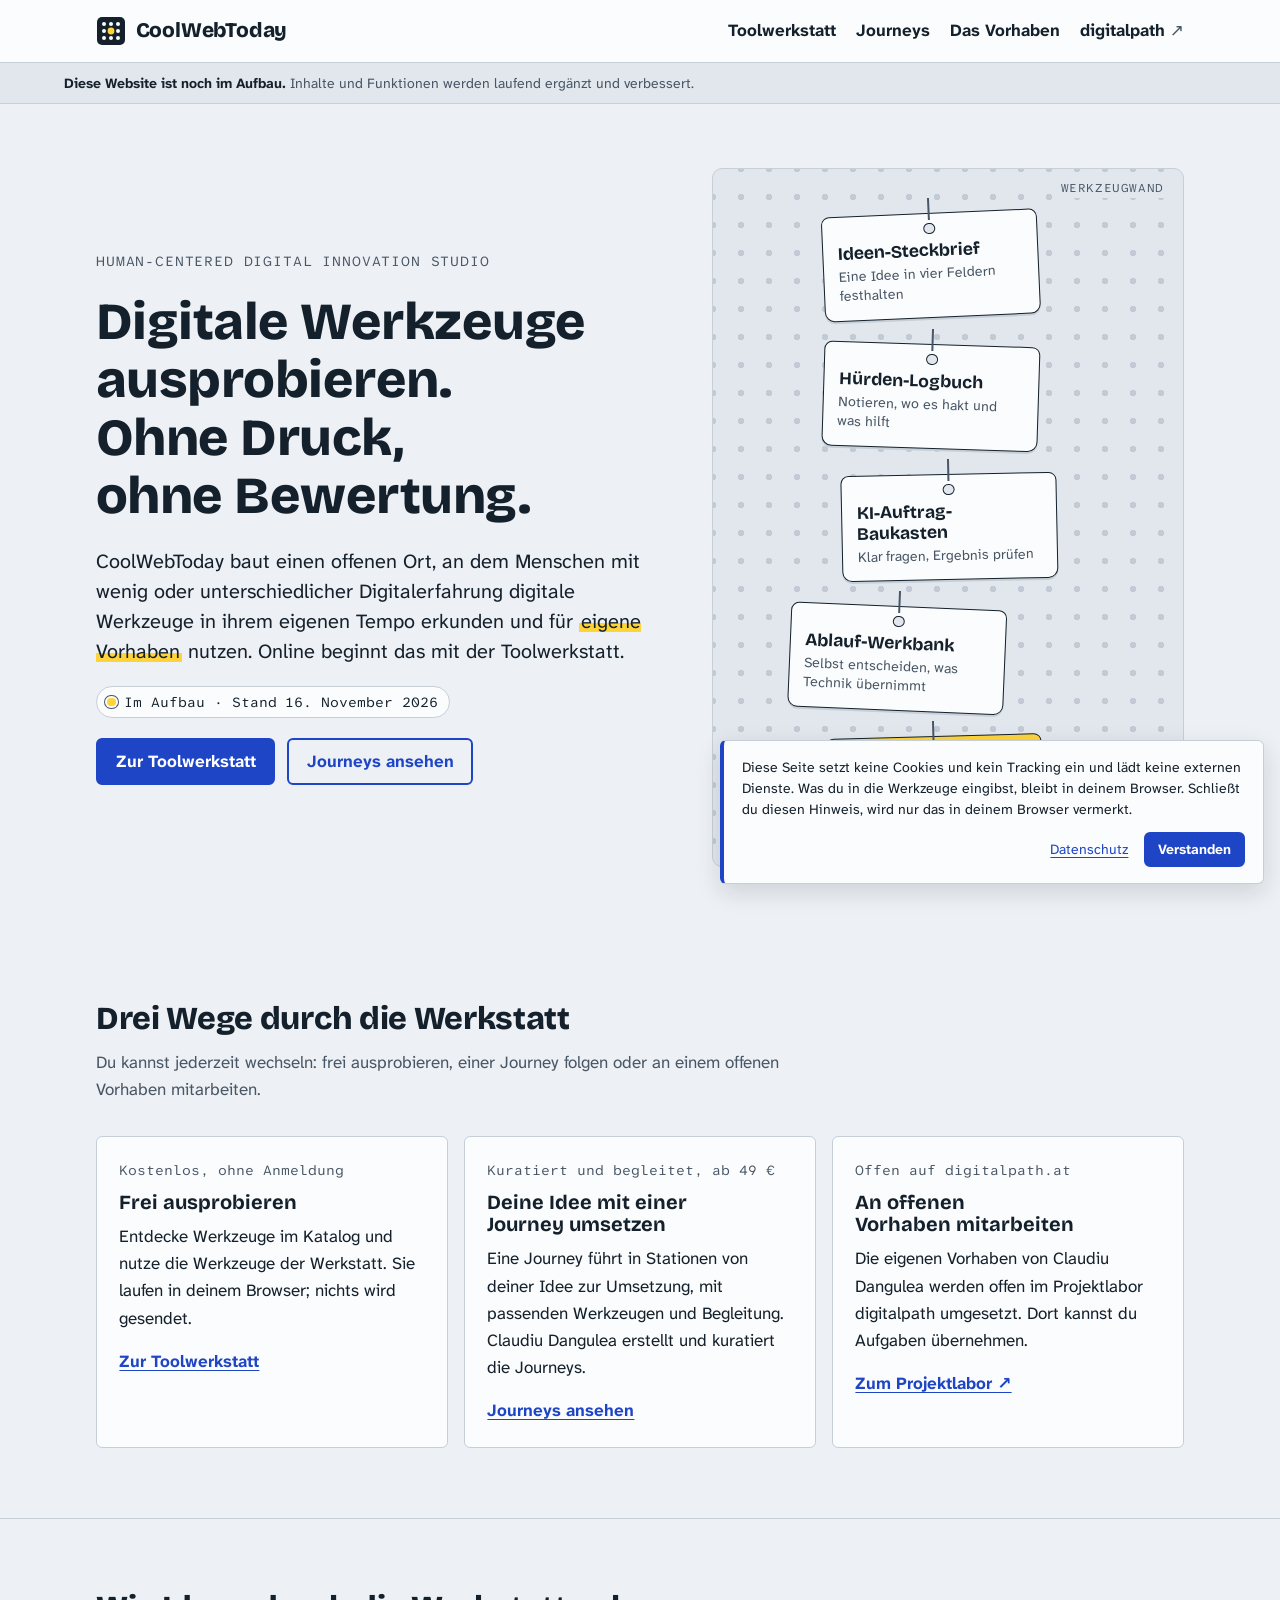
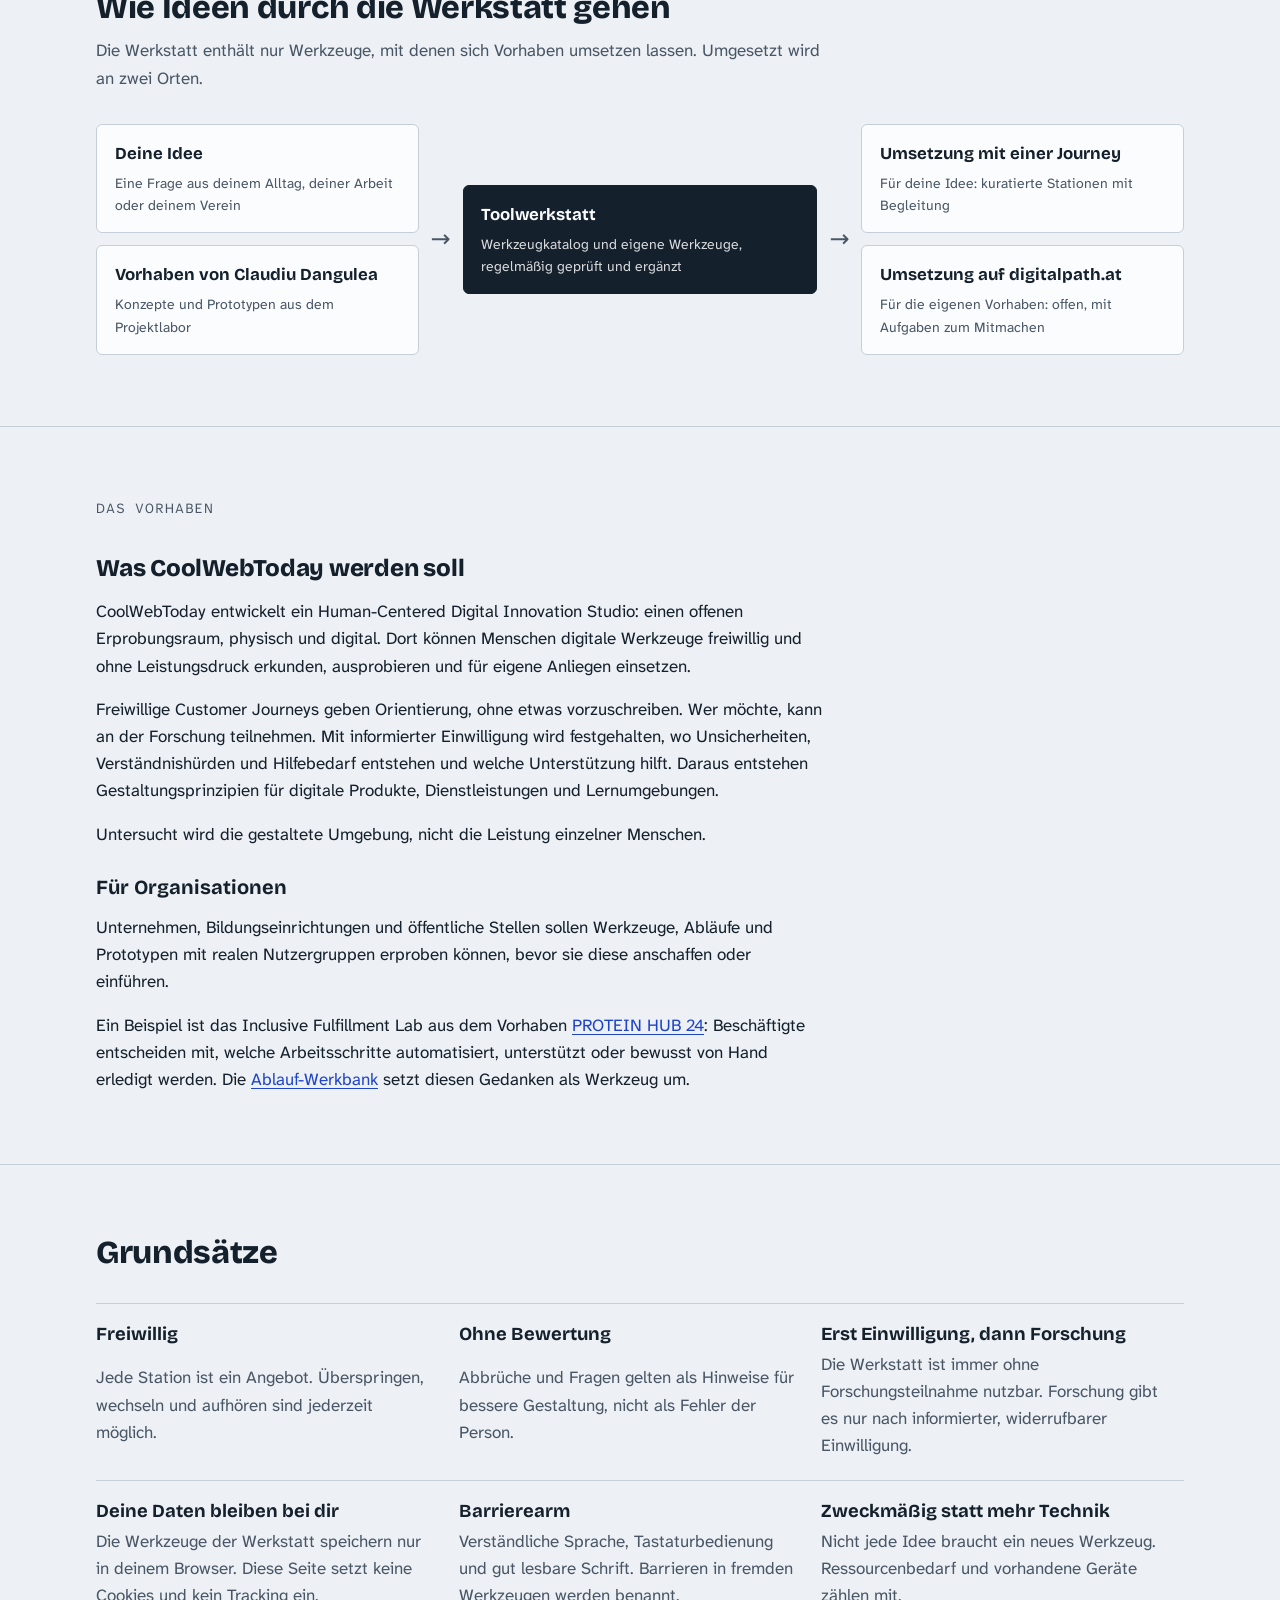
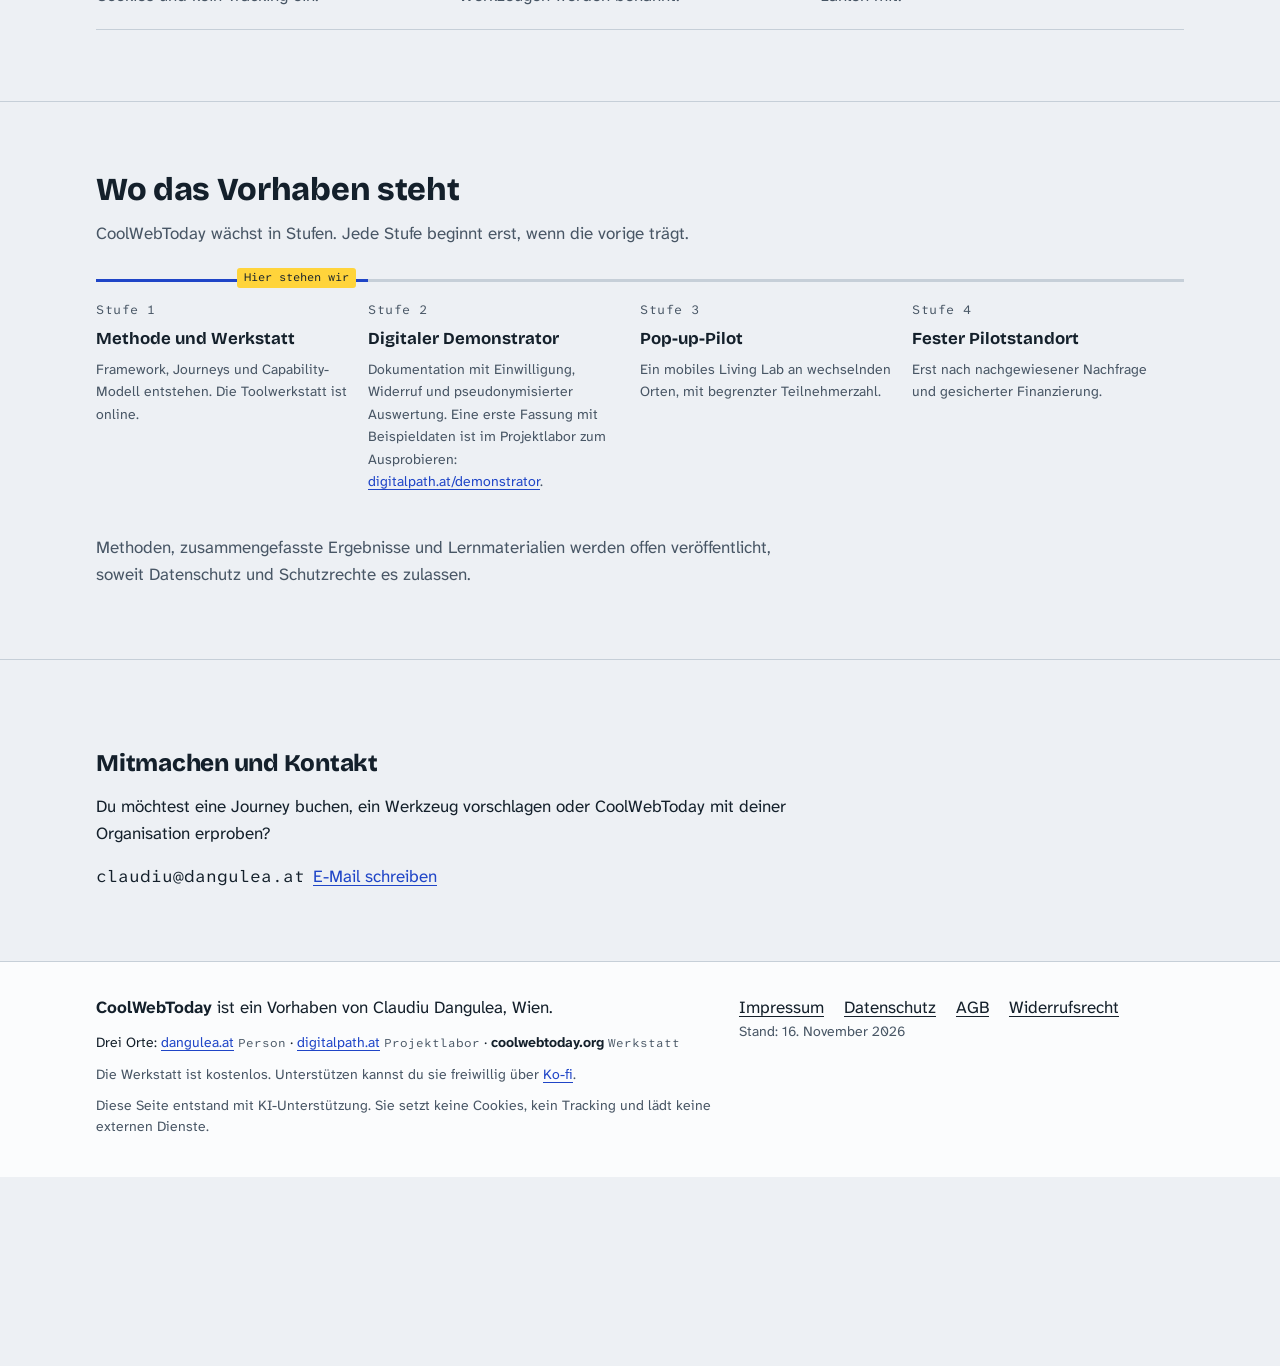
<file: index.html>
<!doctype html>
<html lang="de" data-root="">
<head>
<meta charset="utf-8">
<meta name="viewport" content="width=device-width, initial-scale=1, viewport-fit=cover">
<title>CoolWebToday – Digitale Werkzeuge ausprobieren, ohne Druck</title>
<link rel="canonical" href="https://www.coolwebtoday.org/">
<meta property="og:type" content="website">
<meta property="og:title" content="CoolWebToday – Digitale Werkzeuge ausprobieren, ohne Druck">
<meta property="og:description" content="Offenes Living Lab: digitale Werkzeuge ohne Druck und ohne Bewertung ausprobieren. Online beginnt es mit der Toolwerkstatt.">
<meta property="og:url" content="https://www.coolwebtoday.org/">
<meta property="og:site_name" content="CoolWebToday">
<meta property="og:locale" content="de_AT">
<meta property="og:image" content="https://www.coolwebtoday.org/assets/og-coolwebtoday-v2.png">
<meta property="og:image:width" content="1200">
<meta property="og:image:height" content="630">
<meta property="og:image:alt" content="CoolWebToday – Digitale Werkzeuge ausprobieren. Ohne Druck, ohne Bewertung.">
<meta name="twitter:card" content="summary_large_image">
<script type="application/ld+json">
{
  "@context": "https://schema.org",
  "@graph": [
    {
      "@type": "Organization",
      "@id": "https://www.coolwebtoday.org/#organization",
      "name": "CoolWebToday",
      "url": "https://www.coolwebtoday.org/",
      "description": "Offenes Living Lab: digitale Werkzeuge ohne Druck und ohne Bewertung ausprobieren. Online beginnt es mit der Toolwerkstatt.",
      "founder": {
        "@type": "Person",
        "name": "Claudiu Dangulea",
        "url": "https://www.dangulea.at"
      },
      "address": {
        "@type": "PostalAddress",
        "addressLocality": "Wien",
        "addressCountry": "AT"
      },
      "sameAs": [
        "https://github.com/intiequals1/coolwebtoday",
        "https://ko-fi.com/danguleaclaudiu"
      ]
    },
    {
      "@type": "WebSite",
      "@id": "https://www.coolwebtoday.org/#website",
      "url": "https://www.coolwebtoday.org/",
      "name": "CoolWebToday",
      "inLanguage": "de",
      "publisher": {
        "@id": "https://www.coolwebtoday.org/#organization"
      }
    }
  ]
}
</script>
<meta name="description" content="Offenes Living Lab: digitale Werkzeuge ohne Druck und ohne Bewertung ausprobieren. Online beginnt es mit der Toolwerkstatt.">
<link rel="stylesheet" href="assets/site.css">
<link rel="icon" href="assets/favicon.svg" type="image/svg+xml">
</head>
<body>
<a class="skip" href="#inhalt">Zum Inhalt</a>
<header class="site-head">
  <div class="wrap">
    <a class="brand" href="index.html">
      <svg class="brand-mark" viewBox="0 0 30 30" aria-hidden="true" focusable="false"><rect class="bm-board" x="1" y="1" width="28" height="28" rx="5"/><g class="bm-holes"><circle cx="8" cy="8" r="2"/><circle cx="15" cy="8" r="2"/><circle cx="22" cy="8" r="2"/><circle cx="8" cy="15" r="2"/><circle cx="22" cy="15" r="2"/><circle cx="8" cy="22" r="2"/><circle cx="15" cy="22" r="2"/><circle cx="22" cy="22" r="2"/></g><circle class="bm-peg" cx="15" cy="15" r="3.4"/></svg>
      CoolWebToday
    </a>
    <nav aria-label="Hauptnavigation">
      <ul class="nav">
        <li><a href="werkstatt.html">Toolwerkstatt</a></li>
        <li><a href="journeys.html">Journeys</a></li>
        <li><a href="index.html#vorhaben">Das Vorhaben</a></li>
        <li><a class="ext" href="https://www.digitalpath.at/#labor" rel="noopener" target="_blank">digitalpath</a></li>
      </ul>
    </nav>
  </div>
</header>
<aside class="site-notice" aria-label="Hinweis zum Entwicklungsstand"><p><strong>Diese Website ist noch im Aufbau.</strong> Inhalte und Funktionen werden laufend ergänzt und verbessert.</p></aside>

<main id="inhalt">
  <section class="hero">
    <div class="wrap hero-grid">
      <div class="hero-text">
        <p class="eyebrow">Human-Centered Digital Innovation Studio</p>
        <h1>Digitale Werkzeuge ausprobieren. Ohne Druck, ohne Bewertung.</h1>
        <p class="lead">CoolWebToday baut einen offenen Ort, an dem Menschen mit wenig oder unterschiedlicher Digitalerfahrung digitale Werkzeuge in ihrem eigenen Tempo erkunden und für <span class="hl">eigene Vorhaben</span> nutzen. Online beginnt das mit der Toolwerkstatt.</p>
        <p><span class="status">Im Aufbau · Stand <span data-stand>16. November 2026</span></span></p>
        <div class="btn-row">
          <a class="btn" href="werkstatt.html">Zur Toolwerkstatt</a>
          <a class="btn ghost" href="journeys.html">Journeys ansehen</a>
        </div>
      </div>
      <div class="pegboard" aria-label="Werkzeugwand mit den eigenen Werkzeugen der Werkstatt">
        <span class="pegboard-label">Werkzeugwand</span>
        <ul class="tags">
          <li><a class="tag" href="werkzeuge/steckbrief.html"><strong>Ideen-Steckbrief</strong><span>Eine Idee in vier Feldern festhalten</span></a></li>
          <li><a class="tag" href="werkzeuge/logbuch.html"><strong>Hürden-Logbuch</strong><span>Notieren, wo es hakt und was hilft</span></a></li>
          <li><a class="tag" href="werkzeuge/ki-auftrag.html"><strong>KI-Auftrag-Baukasten</strong><span>Klar fragen, Ergebnis prüfen</span></a></li>
          <li><a class="tag" href="werkzeuge/ablauf.html"><strong>Ablauf-Werkbank</strong><span>Selbst entscheiden, was Technik übernimmt</span></a></li>
          <li><a class="tag count" href="werkstatt.html#werkzeugwand"><strong data-tool-count>Werkzeugkatalog</strong><span>geprüft und laufend ergänzt</span></a></li>
        </ul>
      </div>
    </div>
  </section>

  <section class="section" id="wege" aria-labelledby="wege-titel">
    <div class="wrap">
      <div class="section-head">
        <h2 id="wege-titel">Drei Wege durch die Werkstatt</h2>
        <p class="muted">Du kannst jederzeit wechseln: frei ausprobieren, einer Journey folgen oder an einem offenen Vorhaben mitarbeiten.</p>
      </div>
      <div class="ways">
        <article class="way">
          <p class="who">Kostenlos, ohne Anmeldung</p>
          <h3>Frei ausprobieren</h3>
          <p>Entdecke Werkzeuge im Katalog und nutze die Werkzeuge der Werkstatt. Sie laufen in deinem Browser; nichts wird gesendet.</p>
          <a class="more" href="werkstatt.html">Zur Toolwerkstatt</a>
        </article>
        <article class="way">
          <p class="who">Kuratiert und begleitet, ab 49 €</p>
          <h3>Deine Idee mit einer Journey umsetzen</h3>
          <p>Eine Journey führt in Stationen von deiner Idee zur Umsetzung, mit passenden Werkzeugen und Begleitung. Claudiu Dangulea erstellt und kuratiert die Journeys.</p>
          <a class="more" href="journeys.html">Journeys ansehen</a>
        </article>
        <article class="way">
          <p class="who">Offen auf digitalpath.at</p>
          <h3>An offenen Vorhaben mitarbeiten</h3>
          <p>Die eigenen Vorhaben von Claudiu Dangulea werden offen im Projektlabor digitalpath umgesetzt. Dort kannst du Aufgaben übernehmen.</p>
          <a class="more" href="https://www.digitalpath.at/#labor" rel="noopener" target="_blank">Zum Projektlabor ↗</a>
        </article>
      </div>
    </div>
  </section>

  <section class="section" aria-labelledby="fluss-titel">
    <div class="wrap">
      <div class="section-head">
        <h2 id="fluss-titel">Wie Ideen durch die Werkstatt gehen</h2>
        <p class="muted">Die Werkstatt enthält nur Werkzeuge, mit denen sich Vorhaben umsetzen lassen. Umgesetzt wird an zwei Orten.</p>
      </div>
      <div class="flow">
        <div class="flow-col">
          <div class="flow-box"><b>Deine Idee</b><span>Eine Frage aus deinem Alltag, deiner Arbeit oder deinem Verein</span></div>
          <div class="flow-box"><b>Vorhaben von Claudiu Dangulea</b><span>Konzepte und Prototypen aus dem Projektlabor</span></div>
        </div>
        <div class="flow-arrow" aria-hidden="true"></div>
        <div class="flow-col">
          <div class="flow-box flow-hub"><b>Toolwerkstatt</b><span>Werkzeugkatalog und eigene Werkzeuge, regelmäßig geprüft und ergänzt</span></div>
        </div>
        <div class="flow-arrow" aria-hidden="true"></div>
        <div class="flow-col">
          <div class="flow-box"><b>Umsetzung mit einer Journey</b><span>Für deine Idee: kuratierte Stationen mit Begleitung</span></div>
          <div class="flow-box"><b>Umsetzung auf digitalpath.at</b><span>Für die eigenen Vorhaben: offen, mit Aufgaben zum Mitmachen</span></div>
        </div>
      </div>
    </div>
  </section>

  <section class="section" id="vorhaben" aria-labelledby="vorhaben-titel">
    <div class="wrap">
      <div class="prose">
        <p class="eyebrow">Das Vorhaben</p>
        <h2 id="vorhaben-titel">Was CoolWebToday werden soll</h2>
        <p>CoolWebToday entwickelt ein Human-Centered Digital Innovation Studio: einen offenen Erprobungsraum, physisch und digital. Dort können Menschen digitale Werkzeuge freiwillig und ohne Leistungsdruck erkunden, ausprobieren und für eigene Anliegen einsetzen.</p>
        <p>Freiwillige Customer Journeys geben Orientierung, ohne etwas vorzuschreiben. Wer möchte, kann an der Forschung teilnehmen. Mit informierter Einwilligung wird festgehalten, wo Unsicherheiten, Verständnishürden und Hilfebedarf entstehen und welche Unterstützung hilft. Daraus entstehen Gestaltungsprinzipien für digitale Produkte, Dienstleistungen und Lernumgebungen.</p>
        <p>Untersucht wird die gestaltete Umgebung, nicht die Leistung einzelner Menschen.</p>
        <h3>Für Organisationen</h3>
        <p>Unternehmen, Bildungseinrichtungen und öffentliche Stellen sollen Werkzeuge, Abläufe und Prototypen mit realen Nutzergruppen erproben können, bevor sie diese anschaffen oder einführen.</p>
        <p>Ein Beispiel ist das Inclusive Fulfillment Lab aus dem Vorhaben <a href="https://www.digitalpath.at/#protein-hub-24" rel="noopener" target="_blank">PROTEIN HUB 24</a>: Beschäftigte entscheiden mit, welche Arbeitsschritte automatisiert, unterstützt oder bewusst von Hand erledigt werden. Die <a href="werkzeuge/ablauf.html">Ablauf-Werkbank</a> setzt diesen Gedanken als Werkzeug um.</p>
      </div>
    </div>
  </section>

  <section class="section" id="grundsaetze" aria-labelledby="grund-titel">
    <div class="wrap">
      <div class="section-head">
        <h2 id="grund-titel">Grundsätze</h2>
      </div>
      <div class="principles">
        <div class="principle"><h3>Freiwillig</h3><p>Jede Station ist ein Angebot. Überspringen, wechseln und aufhören sind jederzeit möglich.</p></div>
        <div class="principle"><h3>Ohne Bewertung</h3><p>Abbrüche und Fragen gelten als Hinweise für bessere Gestaltung, nicht als Fehler der Person.</p></div>
        <div class="principle"><h3>Erst Einwilligung, dann Forschung</h3><p>Die Werkstatt ist immer ohne Forschungsteilnahme nutzbar. Forschung gibt es nur nach informierter, widerrufbarer Einwilligung.</p></div>
        <div class="principle"><h3>Deine Daten bleiben bei dir</h3><p>Die Werkzeuge der Werkstatt speichern nur in deinem Browser. Diese Seite setzt keine Cookies und kein Tracking ein.</p></div>
        <div class="principle"><h3>Barrierearm</h3><p>Verständliche Sprache, Tastaturbedienung und gut lesbare Schrift. Barrieren in fremden Werkzeugen werden benannt.</p></div>
        <div class="principle"><h3>Zweckmäßig statt mehr Technik</h3><p>Nicht jede Idee braucht ein neues Werkzeug. Ressourcenbedarf und vorhandene Geräte zählen mit.</p></div>
      </div>
    </div>
  </section>

  <section class="section" id="stand" aria-labelledby="stand-titel">
    <div class="wrap">
      <div class="section-head">
        <h2 id="stand-titel">Wo das Vorhaben steht</h2>
        <p class="muted">CoolWebToday wächst in Stufen. Jede Stufe beginnt erst, wenn die vorige trägt.</p>
      </div>
      <ol class="stages">
        <li class="stage current"><b>Methode und Werkstatt</b><span>Framework, Journeys und Capability-Modell entstehen. Die Toolwerkstatt ist online.</span></li>
        <li class="stage"><b>Digitaler Demonstrator</b><span>Dokumentation mit Einwilligung, Widerruf und pseudonymisierter Auswertung. Eine erste Fassung mit Beispieldaten ist im Projektlabor zum Ausprobieren: <a href="https://www.digitalpath.at/demonstrator/" rel="noopener" target="_blank">digitalpath.at/demonstrator</a>.</span></li>
        <li class="stage"><b>Pop-up-Pilot</b><span>Ein mobiles Living Lab an wechselnden Orten, mit begrenzter Teilnehmerzahl.</span></li>
        <li class="stage"><b>Fester Pilotstandort</b><span>Erst nach nachgewiesener Nachfrage und gesicherter Finanzierung.</span></li>
      </ol>
      <p class="muted" style="margin-top:1.5rem; max-width:var(--measure)">Methoden, zusammengefasste Ergebnisse und Lernmaterialien werden offen veröffentlicht, soweit Datenschutz und Schutzrechte es zulassen.</p>
    </div>
  </section>

  <section class="section" id="kontakt" aria-labelledby="kontakt-titel">
    <div class="wrap">
      <div class="prose">
        <h2 id="kontakt-titel">Mitmachen und Kontakt</h2>
        <p>Du möchtest eine Journey buchen, ein Werkzeug vorschlagen oder CoolWebToday mit deiner Organisation erproben?</p>
        <p data-kontakt>Die Kontaktadresse wird in Kürze ergänzt.</p>
      </div>
    </div>
  </section>
</main>

<footer class="site-foot">
  <div class="wrap">
    <div>
      <p><strong>CoolWebToday</strong> ist ein Vorhaben von Claudiu Dangulea, Wien.</p>
      <p class="orte">Drei Orte: <a href="https://www.dangulea.at" rel="noopener" target="_blank">dangulea.at</a> <span>Person</span> · <a href="https://www.digitalpath.at" rel="noopener" target="_blank">digitalpath.at</a> <span>Projektlabor</span> · <strong>coolwebtoday.org</strong> <span>Werkstatt</span></p>
      <p class="unterstuetzen">Die Werkstatt ist kostenlos. Unterstützen kannst du sie freiwillig über <a class="ext" href="https://ko-fi.com/danguleaclaudiu" rel="noopener" target="_blank">Ko-fi</a>.</p>
      <small>Diese Seite entstand mit KI-Unterstützung. Sie setzt keine Cookies, kein Tracking und lädt keine externen Dienste.</small>
    </div>
    <div>
      <ul class="foot-links">
        <li><a href="impressum.html">Impressum</a></li>
        <li><a href="datenschutz.html">Datenschutz</a></li>
        <li><a href="agb.html">AGB</a></li>
        <li><a href="widerruf.html">Widerrufsrecht</a></li>
      </ul>
      <small>Stand: <span data-stand>16. November 2026</span></small>
    </div>
  </div>
</footer>

<script src="assets/site.js"></script>
<script>
  CWT.loadJSON("data/werkzeuge.json").then(function (d) {
    var el = document.querySelector("[data-tool-count]");
    if (el && d && d.werkzeuge) el.textContent = d.werkzeuge.length + " Werkzeuge im Katalog";
  }).catch(function () {});
</script>
</body>
</html>
</file>
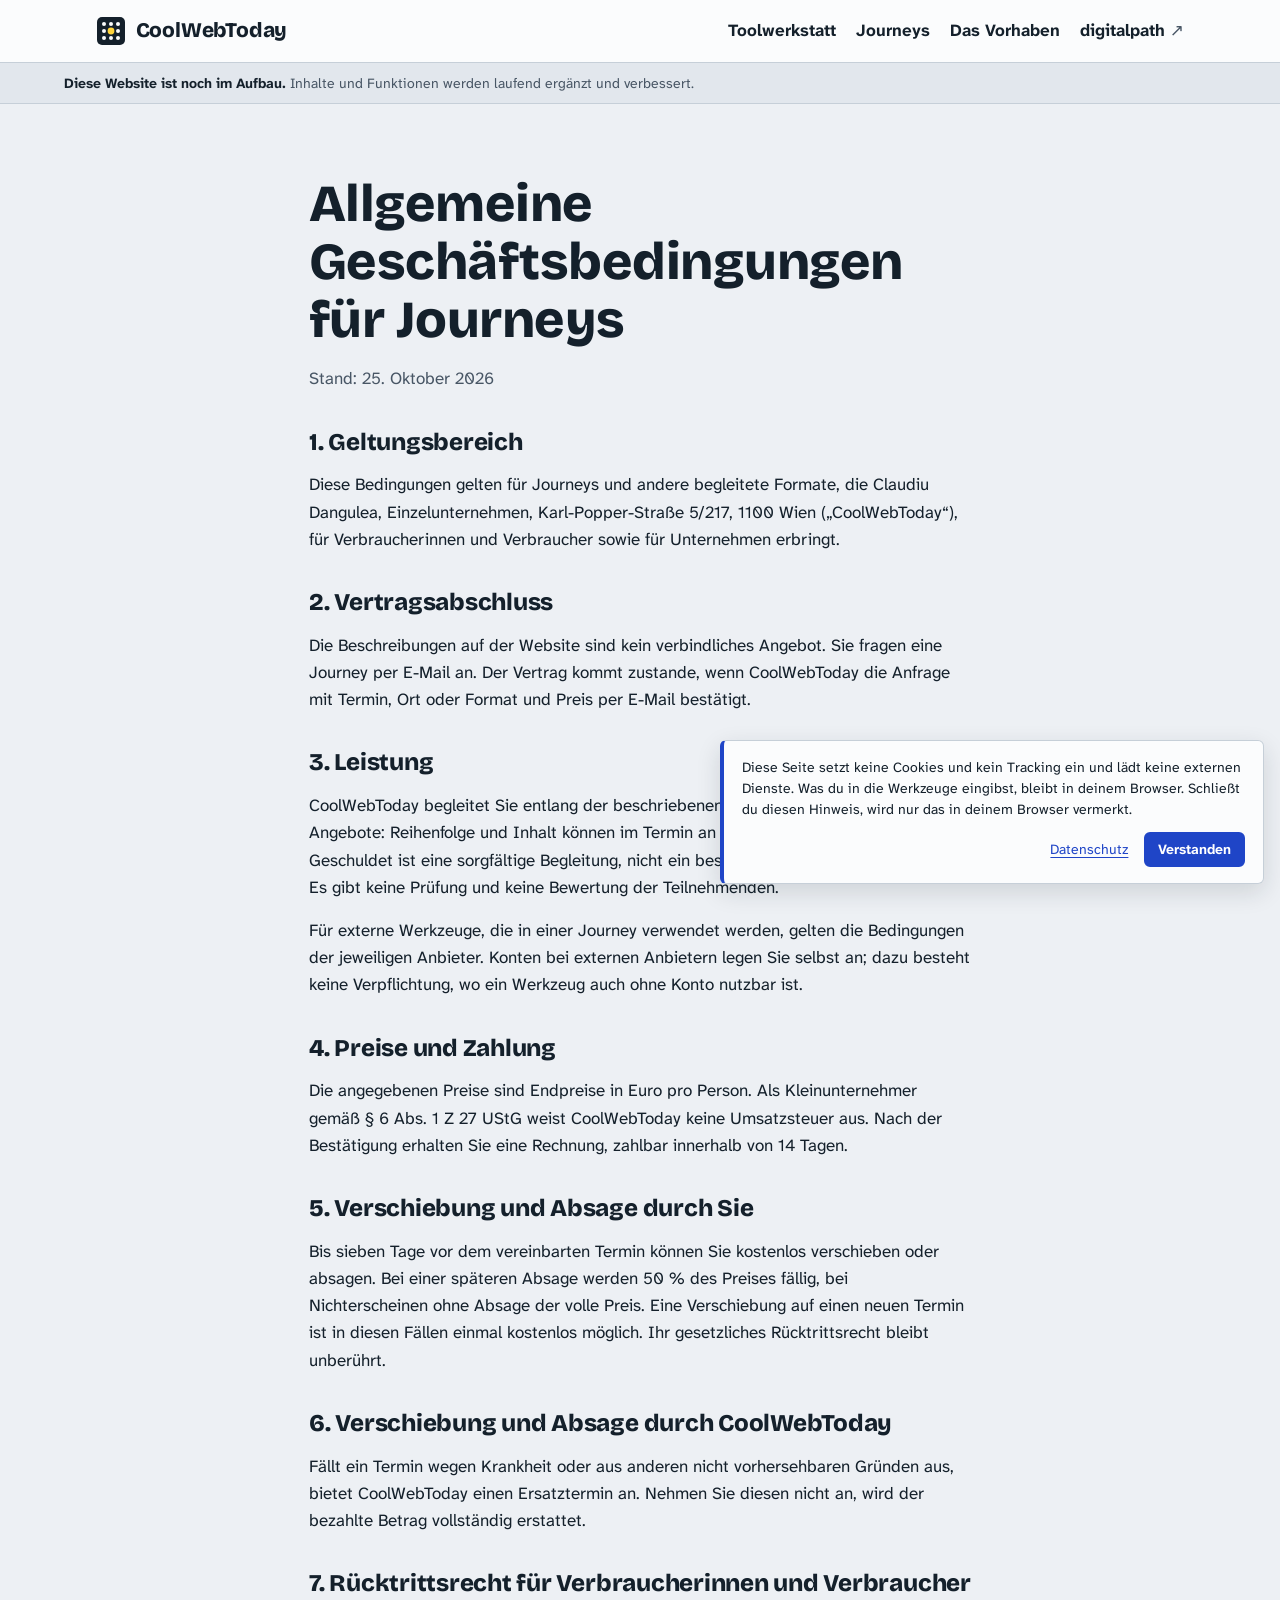
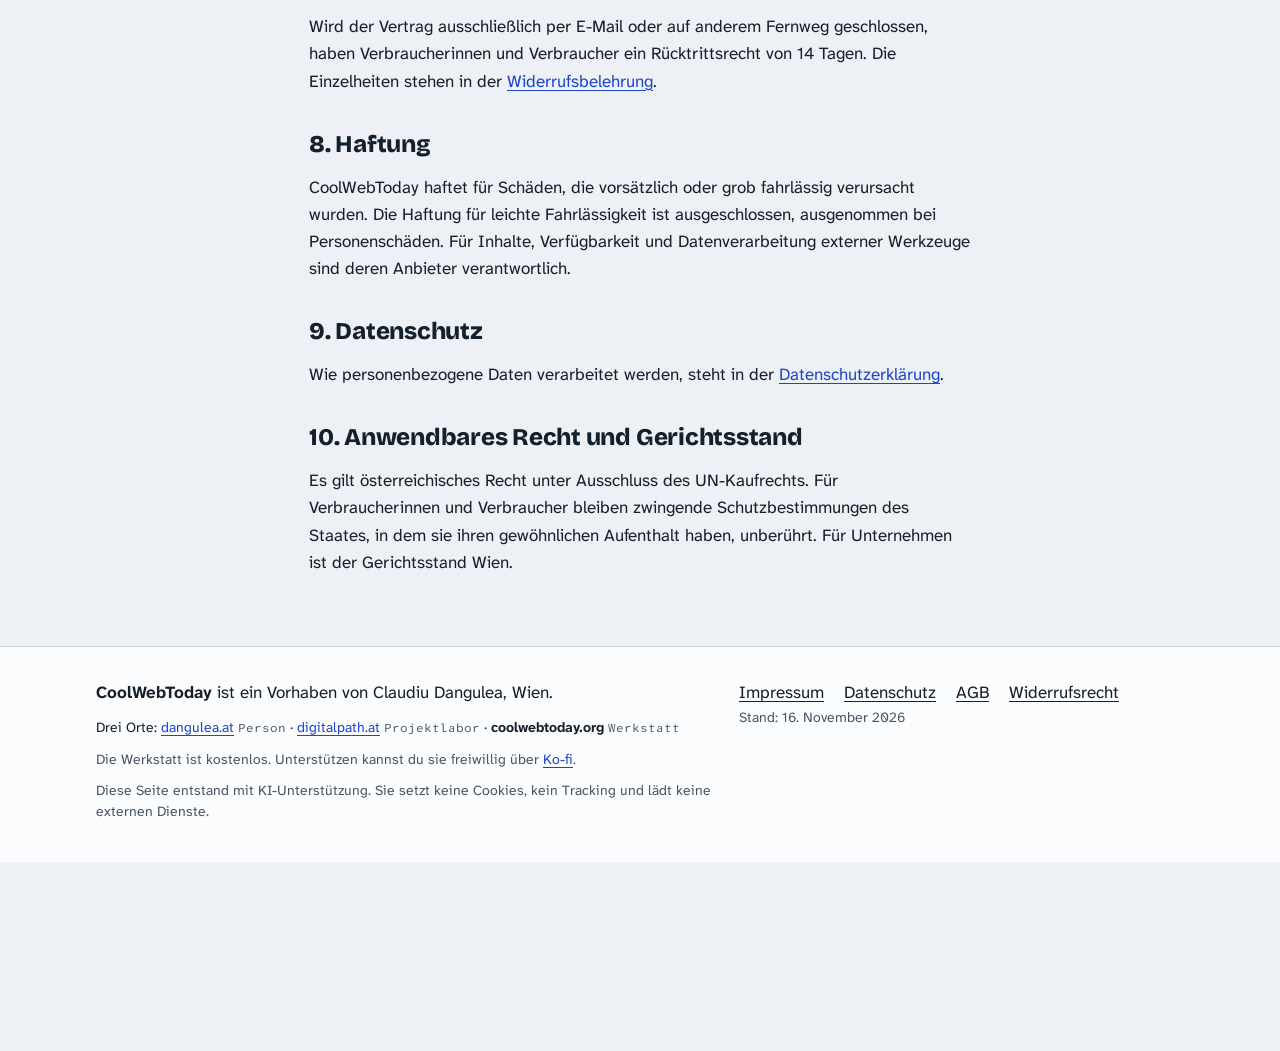
<file: agb.html>
<!doctype html>
<html lang="de" data-root="">
<head>
<meta charset="utf-8">
<meta name="viewport" content="width=device-width, initial-scale=1, viewport-fit=cover">
<title>AGB · CoolWebToday</title>
<meta name="robots" content="noindex">
<link rel="stylesheet" href="assets/site.css">
<link rel="icon" href="assets/favicon.svg" type="image/svg+xml">
</head>
<body>
<a class="skip" href="#inhalt">Zum Inhalt</a>
<header class="site-head">
  <div class="wrap">
    <a class="brand" href="index.html">
      <svg class="brand-mark" viewBox="0 0 30 30" aria-hidden="true" focusable="false"><rect class="bm-board" x="1" y="1" width="28" height="28" rx="5"/><g class="bm-holes"><circle cx="8" cy="8" r="2"/><circle cx="15" cy="8" r="2"/><circle cx="22" cy="8" r="2"/><circle cx="8" cy="15" r="2"/><circle cx="22" cy="15" r="2"/><circle cx="8" cy="22" r="2"/><circle cx="15" cy="22" r="2"/><circle cx="22" cy="22" r="2"/></g><circle class="bm-peg" cx="15" cy="15" r="3.4"/></svg>
      CoolWebToday
    </a>
    <nav aria-label="Hauptnavigation">
      <ul class="nav">
        <li><a href="werkstatt.html">Toolwerkstatt</a></li>
        <li><a href="journeys.html">Journeys</a></li>
        <li><a href="index.html#vorhaben">Das Vorhaben</a></li>
        <li><a class="ext" href="https://www.digitalpath.at/#labor" rel="noopener" target="_blank">digitalpath</a></li>
      </ul>
    </nav>
  </div>
</header>
<aside class="site-notice" aria-label="Hinweis zum Entwicklungsstand"><p><strong>Diese Website ist noch im Aufbau.</strong> Inhalte und Funktionen werden laufend ergänzt und verbessert.</p></aside>

<main id="inhalt">
  <section class="section">
    <div class="wrap prose">
      <h1>Allgemeine Geschäftsbedingungen für Journeys</h1>
      <p class="muted">Stand: 25. Oktober 2026</p>

      <h2>1. Geltungsbereich</h2>
      <p>Diese Bedingungen gelten für Journeys und andere begleitete Formate, die Claudiu Dangulea, Einzelunternehmen, Karl-Popper-Straße 5/217, 1100 Wien („CoolWebToday“), für Verbraucherinnen und Verbraucher sowie für Unternehmen erbringt.</p>

      <h2>2. Vertragsabschluss</h2>
      <p>Die Beschreibungen auf der Website sind kein verbindliches Angebot. Sie fragen eine Journey per E-Mail an. Der Vertrag kommt zustande, wenn CoolWebToday die Anfrage mit Termin, Ort oder Format und Preis per E-Mail bestätigt.</p>

      <h2>3. Leistung</h2>
      <p>CoolWebToday begleitet Sie entlang der beschriebenen Stationen. Die Stationen sind Angebote: Reihenfolge und Inhalt können im Termin an Ihr Vorhaben angepasst werden. Geschuldet ist eine sorgfältige Begleitung, nicht ein bestimmter Lern- oder Projekterfolg. Es gibt keine Prüfung und keine Bewertung der Teilnehmenden.</p>
      <p>Für externe Werkzeuge, die in einer Journey verwendet werden, gelten die Bedingungen der jeweiligen Anbieter. Konten bei externen Anbietern legen Sie selbst an; dazu besteht keine Verpflichtung, wo ein Werkzeug auch ohne Konto nutzbar ist.</p>

      <h2>4. Preise und Zahlung</h2>
      <p>Die angegebenen Preise sind Endpreise in Euro pro Person. Als Kleinunternehmer gemäß § 6 Abs. 1 Z 27 UStG weist CoolWebToday keine Umsatzsteuer aus. Nach der Bestätigung erhalten Sie eine Rechnung, zahlbar innerhalb von 14 Tagen.</p>

      <h2>5. Verschiebung und Absage durch Sie</h2>
      <p>Bis sieben Tage vor dem vereinbarten Termin können Sie kostenlos verschieben oder absagen. Bei einer späteren Absage werden 50 % des Preises fällig, bei Nichterscheinen ohne Absage der volle Preis. Eine Verschiebung auf einen neuen Termin ist in diesen Fällen einmal kostenlos möglich. Ihr gesetzliches Rücktrittsrecht bleibt unberührt.</p>

      <h2>6. Verschiebung und Absage durch CoolWebToday</h2>
      <p>Fällt ein Termin wegen Krankheit oder aus anderen nicht vorhersehbaren Gründen aus, bietet CoolWebToday einen Ersatztermin an. Nehmen Sie diesen nicht an, wird der bezahlte Betrag vollständig erstattet.</p>

      <h2>7. Rücktrittsrecht für Verbraucherinnen und Verbraucher</h2>
      <p>Wird der Vertrag ausschließlich per E-Mail oder auf anderem Fernweg geschlossen, haben Verbraucherinnen und Verbraucher ein Rücktrittsrecht von 14 Tagen. Die Einzelheiten stehen in der <a href="widerruf.html">Widerrufsbelehrung</a>.</p>

      <h2>8. Haftung</h2>
      <p>CoolWebToday haftet für Schäden, die vorsätzlich oder grob fahrlässig verursacht wurden. Die Haftung für leichte Fahrlässigkeit ist ausgeschlossen, ausgenommen bei Personenschäden. Für Inhalte, Verfügbarkeit und Datenverarbeitung externer Werkzeuge sind deren Anbieter verantwortlich.</p>

      <h2>9. Datenschutz</h2>
      <p>Wie personenbezogene Daten verarbeitet werden, steht in der <a href="datenschutz.html">Datenschutzerklärung</a>.</p>

      <h2>10. Anwendbares Recht und Gerichtsstand</h2>
      <p>Es gilt österreichisches Recht unter Ausschluss des UN-Kaufrechts. Für Verbraucherinnen und Verbraucher bleiben zwingende Schutzbestimmungen des Staates, in dem sie ihren gewöhnlichen Aufenthalt haben, unberührt. Für Unternehmen ist der Gerichtsstand Wien.</p>
    </div>
  </section>
</main>

<footer class="site-foot">
  <div class="wrap">
    <div>
      <p><strong>CoolWebToday</strong> ist ein Vorhaben von Claudiu Dangulea, Wien.</p>
      <p class="orte">Drei Orte: <a href="https://www.dangulea.at" rel="noopener" target="_blank">dangulea.at</a> <span>Person</span> · <a href="https://www.digitalpath.at" rel="noopener" target="_blank">digitalpath.at</a> <span>Projektlabor</span> · <strong>coolwebtoday.org</strong> <span>Werkstatt</span></p>
      <p class="unterstuetzen">Die Werkstatt ist kostenlos. Unterstützen kannst du sie freiwillig über <a class="ext" href="https://ko-fi.com/danguleaclaudiu" rel="noopener" target="_blank">Ko-fi</a>.</p>
      <small>Diese Seite entstand mit KI-Unterstützung. Sie setzt keine Cookies, kein Tracking und lädt keine externen Dienste.</small>
    </div>
    <div>
      <ul class="foot-links">
        <li><a href="impressum.html">Impressum</a></li>
        <li><a href="datenschutz.html">Datenschutz</a></li>
        <li><a href="agb.html" aria-current="page">AGB</a></li>
        <li><a href="widerruf.html">Widerrufsrecht</a></li>
      </ul>
      <small>Stand: <span data-stand>16. November 2026</span></small>
    </div>
  </div>
</footer>
<script src="assets/site.js"></script>
</body>
</html>
</file>
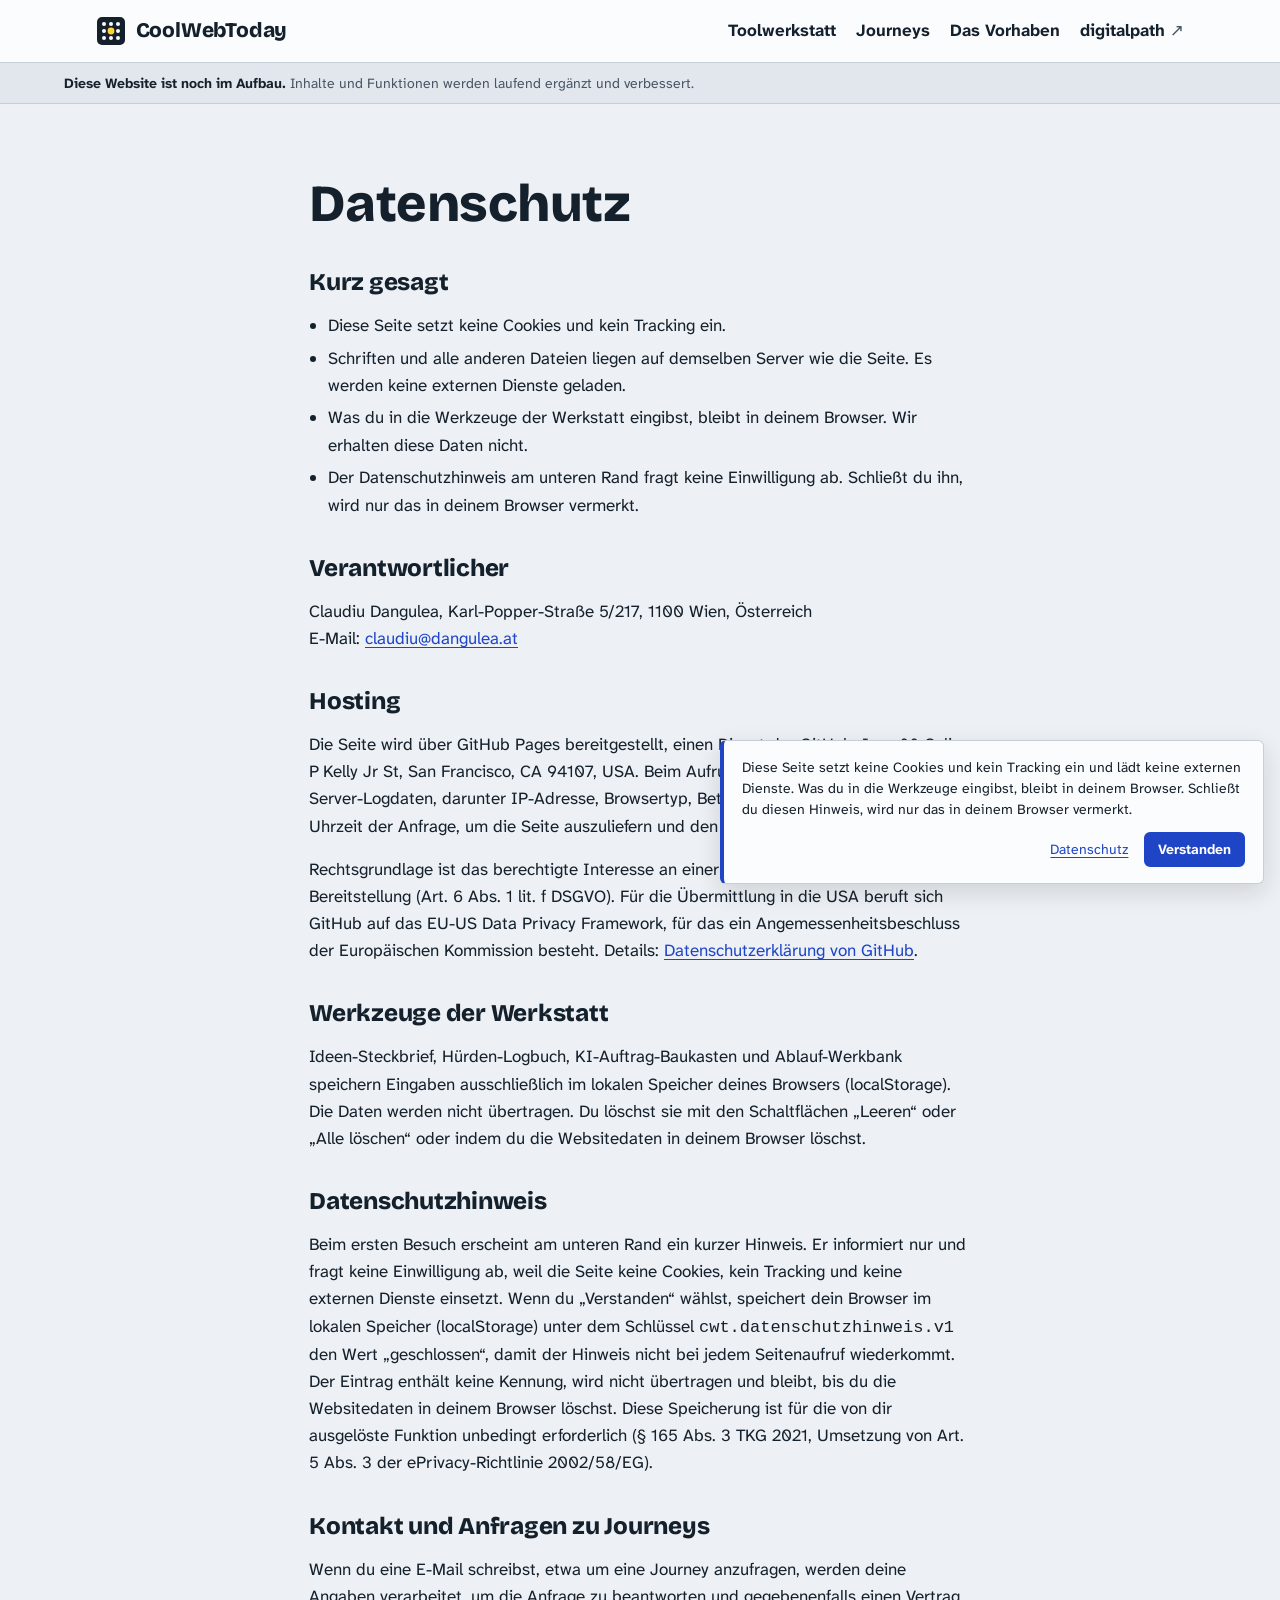
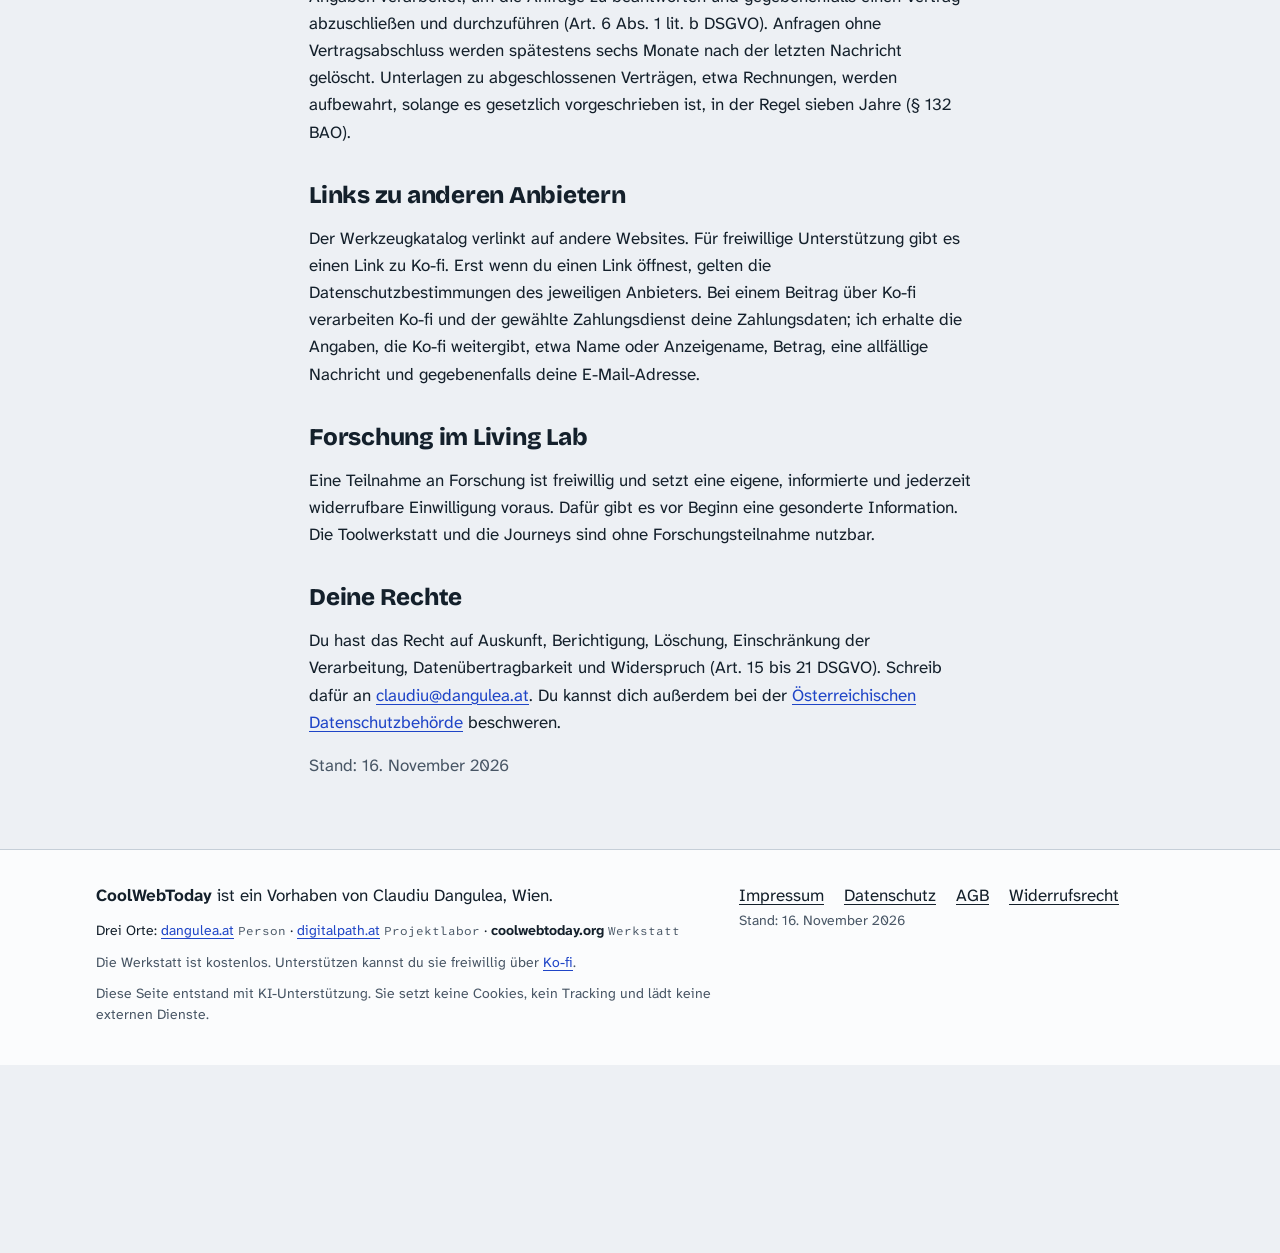
<file: datenschutz.html>
<!doctype html>
<html lang="de" data-root="">
<head>
<meta charset="utf-8">
<meta name="viewport" content="width=device-width, initial-scale=1, viewport-fit=cover">
<title>Datenschutz · CoolWebToday</title>
<meta name="robots" content="noindex">
<link rel="stylesheet" href="assets/site.css">
<link rel="icon" href="assets/favicon.svg" type="image/svg+xml">
</head>
<body>
<a class="skip" href="#inhalt">Zum Inhalt</a>
<header class="site-head">
  <div class="wrap">
    <a class="brand" href="index.html">
      <svg class="brand-mark" viewBox="0 0 30 30" aria-hidden="true" focusable="false"><rect class="bm-board" x="1" y="1" width="28" height="28" rx="5"/><g class="bm-holes"><circle cx="8" cy="8" r="2"/><circle cx="15" cy="8" r="2"/><circle cx="22" cy="8" r="2"/><circle cx="8" cy="15" r="2"/><circle cx="22" cy="15" r="2"/><circle cx="8" cy="22" r="2"/><circle cx="15" cy="22" r="2"/><circle cx="22" cy="22" r="2"/></g><circle class="bm-peg" cx="15" cy="15" r="3.4"/></svg>
      CoolWebToday
    </a>
    <nav aria-label="Hauptnavigation">
      <ul class="nav">
        <li><a href="werkstatt.html">Toolwerkstatt</a></li>
        <li><a href="journeys.html">Journeys</a></li>
        <li><a href="index.html#vorhaben">Das Vorhaben</a></li>
        <li><a class="ext" href="https://www.digitalpath.at/#labor" rel="noopener" target="_blank">digitalpath</a></li>
      </ul>
    </nav>
  </div>
</header>
<aside class="site-notice" aria-label="Hinweis zum Entwicklungsstand"><p><strong>Diese Website ist noch im Aufbau.</strong> Inhalte und Funktionen werden laufend ergänzt und verbessert.</p></aside>

<main id="inhalt">
  <section class="section">
    <div class="wrap prose">
      <h1>Datenschutz</h1>

      <h2>Kurz gesagt</h2>
      <ul>
        <li>Diese Seite setzt keine Cookies und kein Tracking ein.</li>
        <li>Schriften und alle anderen Dateien liegen auf demselben Server wie die Seite. Es werden keine externen Dienste geladen.</li>
        <li>Was du in die Werkzeuge der Werkstatt eingibst, bleibt in deinem Browser. Wir erhalten diese Daten nicht.</li>
        <li>Der Datenschutzhinweis am unteren Rand fragt keine Einwilligung ab. Schließt du ihn, wird nur das in deinem Browser vermerkt.</li>
      </ul>

      <h2>Verantwortlicher</h2>
      <p>Claudiu Dangulea, Karl-Popper-Straße 5/217, 1100 Wien, Österreich<br>
      E-Mail: <a href="mailto:claudiu@dangulea.at">claudiu@dangulea.at</a></p>

      <h2>Hosting</h2>
      <p>Die Seite wird über GitHub Pages bereitgestellt, einen Dienst der GitHub, Inc., 88 Colin P Kelly Jr St, San Francisco, CA 94107, USA. Beim Aufruf erfasst GitHub automatisch Server-Logdaten, darunter IP-Adresse, Browsertyp, Betriebssystem, Referrer-URL und Uhrzeit der Anfrage, um die Seite auszuliefern und den Betrieb abzusichern.</p>
      <p>Rechtsgrundlage ist das berechtigte Interesse an einer sicheren und funktionsfähigen Bereitstellung (Art. 6 Abs. 1 lit. f DSGVO). Für die Übermittlung in die USA beruft sich GitHub auf das EU-US Data Privacy Framework, für das ein Angemessenheitsbeschluss der Europäischen Kommission besteht. Details: <a href="https://docs.github.com/de/site-policy/privacy-policies/github-general-privacy-statement" rel="noopener" target="_blank">Datenschutzerklärung von GitHub</a>.</p>

      <h2>Werkzeuge der Werkstatt</h2>
      <p>Ideen-Steckbrief, Hürden-Logbuch, KI-Auftrag-Baukasten und Ablauf-Werkbank speichern Eingaben ausschließlich im lokalen Speicher deines Browsers (localStorage). Die Daten werden nicht übertragen. Du löschst sie mit den Schaltflächen „Leeren“ oder „Alle löschen“ oder indem du die Websitedaten in deinem Browser löschst.</p>

      <h2>Datenschutzhinweis</h2>
      <p>Beim ersten Besuch erscheint am unteren Rand ein kurzer Hinweis. Er informiert nur und fragt keine Einwilligung ab, weil die Seite keine Cookies, kein Tracking und keine externen Dienste einsetzt. Wenn du „Verstanden“ wählst, speichert dein Browser im lokalen Speicher (localStorage) unter dem Schlüssel <code>cwt.datenschutzhinweis.v1</code> den Wert „geschlossen“, damit der Hinweis nicht bei jedem Seitenaufruf wiederkommt. Der Eintrag enthält keine Kennung, wird nicht übertragen und bleibt, bis du die Websitedaten in deinem Browser löschst. Diese Speicherung ist für die von dir ausgelöste Funktion unbedingt erforderlich (§ 165 Abs. 3 TKG 2021, Umsetzung von Art. 5 Abs. 3 der ePrivacy-Richtlinie 2002/58/EG).</p>

      <h2>Kontakt und Anfragen zu Journeys</h2>
      <p>Wenn du eine E-Mail schreibst, etwa um eine Journey anzufragen, werden deine Angaben verarbeitet, um die Anfrage zu beantworten und gegebenenfalls einen Vertrag abzuschließen und durchzuführen (Art. 6 Abs. 1 lit. b DSGVO). Anfragen ohne Vertragsabschluss werden spätestens sechs Monate nach der letzten Nachricht gelöscht. Unterlagen zu abgeschlossenen Verträgen, etwa Rechnungen, werden aufbewahrt, solange es gesetzlich vorgeschrieben ist, in der Regel sieben Jahre (§ 132 BAO).</p>

      <h2>Links zu anderen Anbietern</h2>
      <p>Der Werkzeugkatalog verlinkt auf andere Websites. Für freiwillige Unterstützung gibt es einen Link zu Ko-fi. Erst wenn du einen Link öffnest, gelten die Datenschutzbestimmungen des jeweiligen Anbieters. Bei einem Beitrag über Ko-fi verarbeiten Ko-fi und der gewählte Zahlungsdienst deine Zahlungsdaten; ich erhalte die Angaben, die Ko-fi weitergibt, etwa Name oder Anzeigename, Betrag, eine allfällige Nachricht und gegebenenfalls deine E-Mail-Adresse.</p>

      <h2>Forschung im Living Lab</h2>
      <p>Eine Teilnahme an Forschung ist freiwillig und setzt eine eigene, informierte und jederzeit widerrufbare Einwilligung voraus. Dafür gibt es vor Beginn eine gesonderte Information. Die Toolwerkstatt und die Journeys sind ohne Forschungsteilnahme nutzbar.</p>

      <h2>Deine Rechte</h2>
      <p>Du hast das Recht auf Auskunft, Berichtigung, Löschung, Einschränkung der Verarbeitung, Datenübertragbarkeit und Widerspruch (Art. 15 bis 21 DSGVO). Schreib dafür an <a href="mailto:claudiu@dangulea.at">claudiu@dangulea.at</a>. Du kannst dich außerdem bei der <a href="https://www.dsb.gv.at" rel="noopener" target="_blank">Österreichischen Datenschutzbehörde</a> beschweren.</p>
      <p class="muted">Stand: 16. November 2026</p>
    </div>
  </section>
</main>

<footer class="site-foot">
  <div class="wrap">
    <div>
      <p><strong>CoolWebToday</strong> ist ein Vorhaben von Claudiu Dangulea, Wien.</p>
      <p class="orte">Drei Orte: <a href="https://www.dangulea.at" rel="noopener" target="_blank">dangulea.at</a> <span>Person</span> · <a href="https://www.digitalpath.at" rel="noopener" target="_blank">digitalpath.at</a> <span>Projektlabor</span> · <strong>coolwebtoday.org</strong> <span>Werkstatt</span></p>
      <p class="unterstuetzen">Die Werkstatt ist kostenlos. Unterstützen kannst du sie freiwillig über <a class="ext" href="https://ko-fi.com/danguleaclaudiu" rel="noopener" target="_blank">Ko-fi</a>.</p>
      <small>Diese Seite entstand mit KI-Unterstützung. Sie setzt keine Cookies, kein Tracking und lädt keine externen Dienste.</small>
    </div>
    <div>
      <ul class="foot-links">
        <li><a href="impressum.html">Impressum</a></li>
        <li><a href="datenschutz.html" aria-current="page">Datenschutz</a></li>
        <li><a href="agb.html">AGB</a></li>
        <li><a href="widerruf.html">Widerrufsrecht</a></li>
      </ul>
      <small>Stand: <span data-stand>16. November 2026</span></small>
    </div>
  </div>
</footer>
<script src="assets/site.js"></script>
</body>
</html>
</file>
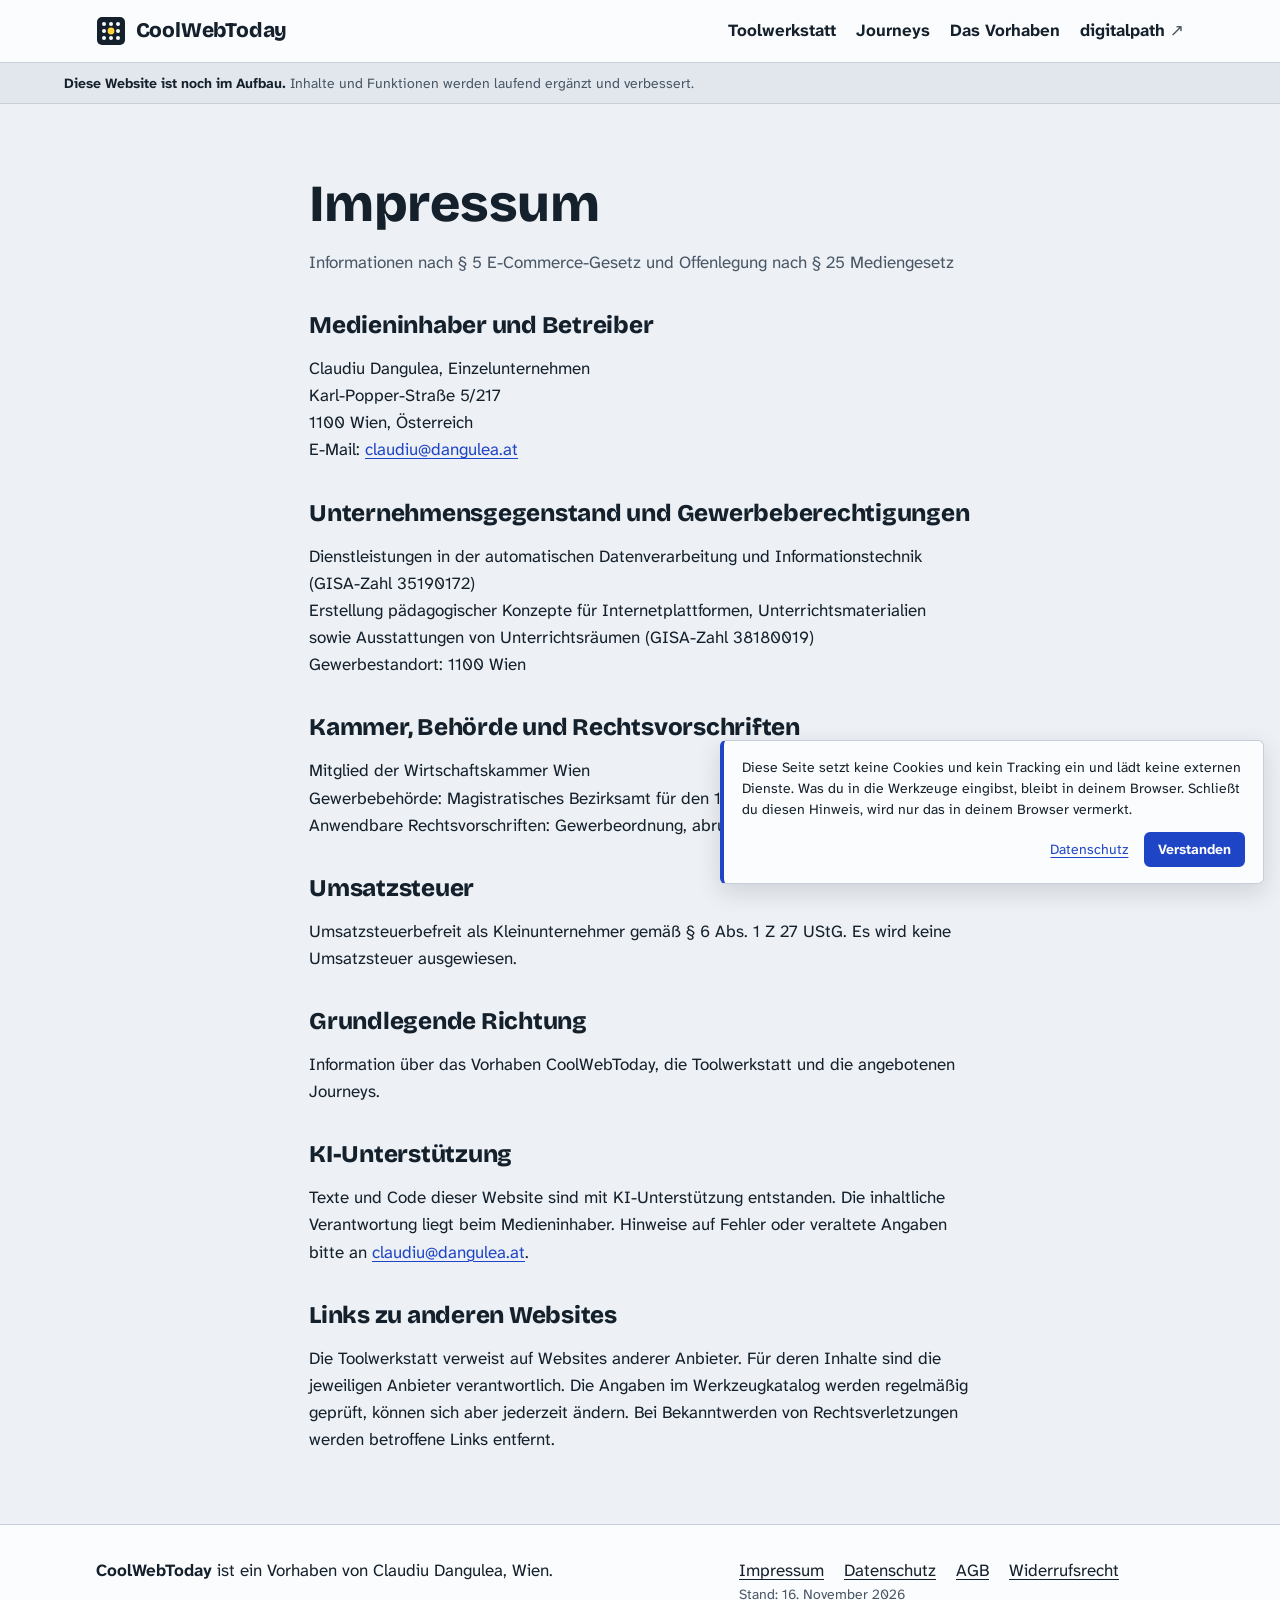
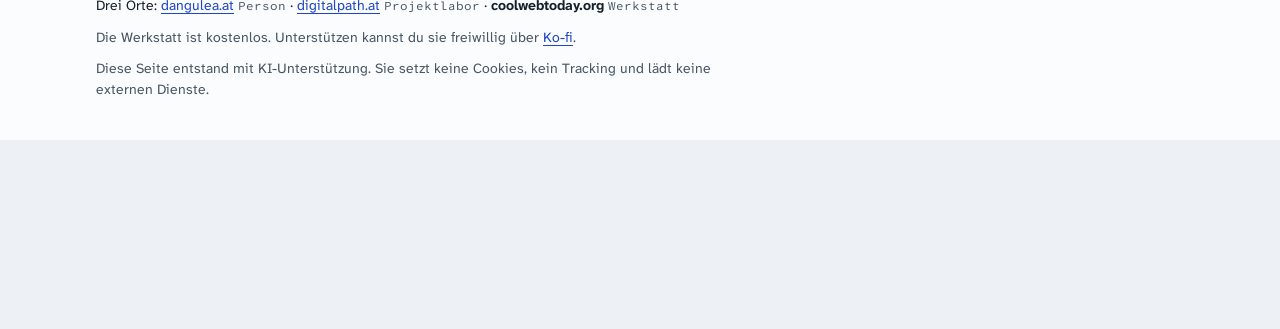
<file: impressum.html>
<!doctype html>
<html lang="de" data-root="">
<head>
<meta charset="utf-8">
<meta name="viewport" content="width=device-width, initial-scale=1, viewport-fit=cover">
<title>Impressum · CoolWebToday</title>
<meta name="robots" content="noindex">
<link rel="stylesheet" href="assets/site.css">
<link rel="icon" href="assets/favicon.svg" type="image/svg+xml">
</head>
<body>
<a class="skip" href="#inhalt">Zum Inhalt</a>
<header class="site-head">
  <div class="wrap">
    <a class="brand" href="index.html">
      <svg class="brand-mark" viewBox="0 0 30 30" aria-hidden="true" focusable="false"><rect class="bm-board" x="1" y="1" width="28" height="28" rx="5"/><g class="bm-holes"><circle cx="8" cy="8" r="2"/><circle cx="15" cy="8" r="2"/><circle cx="22" cy="8" r="2"/><circle cx="8" cy="15" r="2"/><circle cx="22" cy="15" r="2"/><circle cx="8" cy="22" r="2"/><circle cx="15" cy="22" r="2"/><circle cx="22" cy="22" r="2"/></g><circle class="bm-peg" cx="15" cy="15" r="3.4"/></svg>
      CoolWebToday
    </a>
    <nav aria-label="Hauptnavigation">
      <ul class="nav">
        <li><a href="werkstatt.html">Toolwerkstatt</a></li>
        <li><a href="journeys.html">Journeys</a></li>
        <li><a href="index.html#vorhaben">Das Vorhaben</a></li>
        <li><a class="ext" href="https://www.digitalpath.at/#labor" rel="noopener" target="_blank">digitalpath</a></li>
      </ul>
    </nav>
  </div>
</header>
<aside class="site-notice" aria-label="Hinweis zum Entwicklungsstand"><p><strong>Diese Website ist noch im Aufbau.</strong> Inhalte und Funktionen werden laufend ergänzt und verbessert.</p></aside>

<main id="inhalt">
  <section class="section">
    <div class="wrap prose">
      <h1>Impressum</h1>
      <p class="muted">Informationen nach § 5 E-Commerce-Gesetz und Offenlegung nach § 25 Mediengesetz</p>

      <h2>Medieninhaber und Betreiber</h2>
      <p>Claudiu Dangulea, Einzelunternehmen<br>
      Karl-Popper-Straße 5/217<br>
      1100 Wien, Österreich<br>
      E-Mail: <a href="mailto:claudiu@dangulea.at">claudiu@dangulea.at</a></p>

      <h2>Unternehmensgegenstand und Gewerbeberechtigungen</h2>
      <p>Dienstleistungen in der automatischen Datenverarbeitung und Informationstechnik (GISA-Zahl 35190172)<br>
      Erstellung pädagogischer Konzepte für Internetplattformen, Unterrichtsmaterialien sowie Ausstattungen von Unterrichtsräumen (GISA-Zahl 38180019)<br>
      Gewerbestandort: 1100 Wien</p>

      <h2>Kammer, Behörde und Rechtsvorschriften</h2>
      <p>Mitglied der Wirtschaftskammer Wien<br>
      Gewerbebehörde: Magistratisches Bezirksamt für den 10. Bezirk<br>
      Anwendbare Rechtsvorschriften: Gewerbeordnung, abrufbar unter <a href="https://www.ris.bka.gv.at" rel="noopener" target="_blank">www.ris.bka.gv.at</a></p>

      <h2>Umsatzsteuer</h2>
      <p>Umsatzsteuerbefreit als Kleinunternehmer gemäß § 6 Abs. 1 Z 27 UStG. Es wird keine Umsatzsteuer ausgewiesen.</p>

      <h2>Grundlegende Richtung</h2>
      <p>Information über das Vorhaben CoolWebToday, die Toolwerkstatt und die angebotenen Journeys.</p>

      <h2>KI-Unterstützung</h2>
      <p>Texte und Code dieser Website sind mit KI-Unterstützung entstanden. Die inhaltliche Verantwortung liegt beim Medieninhaber. Hinweise auf Fehler oder veraltete Angaben bitte an <a href="mailto:claudiu@dangulea.at">claudiu@dangulea.at</a>.</p>

      <h2>Links zu anderen Websites</h2>
      <p>Die Toolwerkstatt verweist auf Websites anderer Anbieter. Für deren Inhalte sind die jeweiligen Anbieter verantwortlich. Die Angaben im Werkzeugkatalog werden regelmäßig geprüft, können sich aber jederzeit ändern. Bei Bekanntwerden von Rechtsverletzungen werden betroffene Links entfernt.</p>
    </div>
  </section>
</main>

<footer class="site-foot">
  <div class="wrap">
    <div>
      <p><strong>CoolWebToday</strong> ist ein Vorhaben von Claudiu Dangulea, Wien.</p>
      <p class="orte">Drei Orte: <a href="https://www.dangulea.at" rel="noopener" target="_blank">dangulea.at</a> <span>Person</span> · <a href="https://www.digitalpath.at" rel="noopener" target="_blank">digitalpath.at</a> <span>Projektlabor</span> · <strong>coolwebtoday.org</strong> <span>Werkstatt</span></p>
      <p class="unterstuetzen">Die Werkstatt ist kostenlos. Unterstützen kannst du sie freiwillig über <a class="ext" href="https://ko-fi.com/danguleaclaudiu" rel="noopener" target="_blank">Ko-fi</a>.</p>
      <small>Diese Seite entstand mit KI-Unterstützung. Sie setzt keine Cookies, kein Tracking und lädt keine externen Dienste.</small>
    </div>
    <div>
      <ul class="foot-links">
        <li><a href="impressum.html" aria-current="page">Impressum</a></li>
        <li><a href="datenschutz.html">Datenschutz</a></li>
        <li><a href="agb.html">AGB</a></li>
        <li><a href="widerruf.html">Widerrufsrecht</a></li>
      </ul>
      <small>Stand: <span data-stand>16. November 2026</span></small>
    </div>
  </div>
</footer>
<script src="assets/site.js"></script>
</body>
</html>
</file>
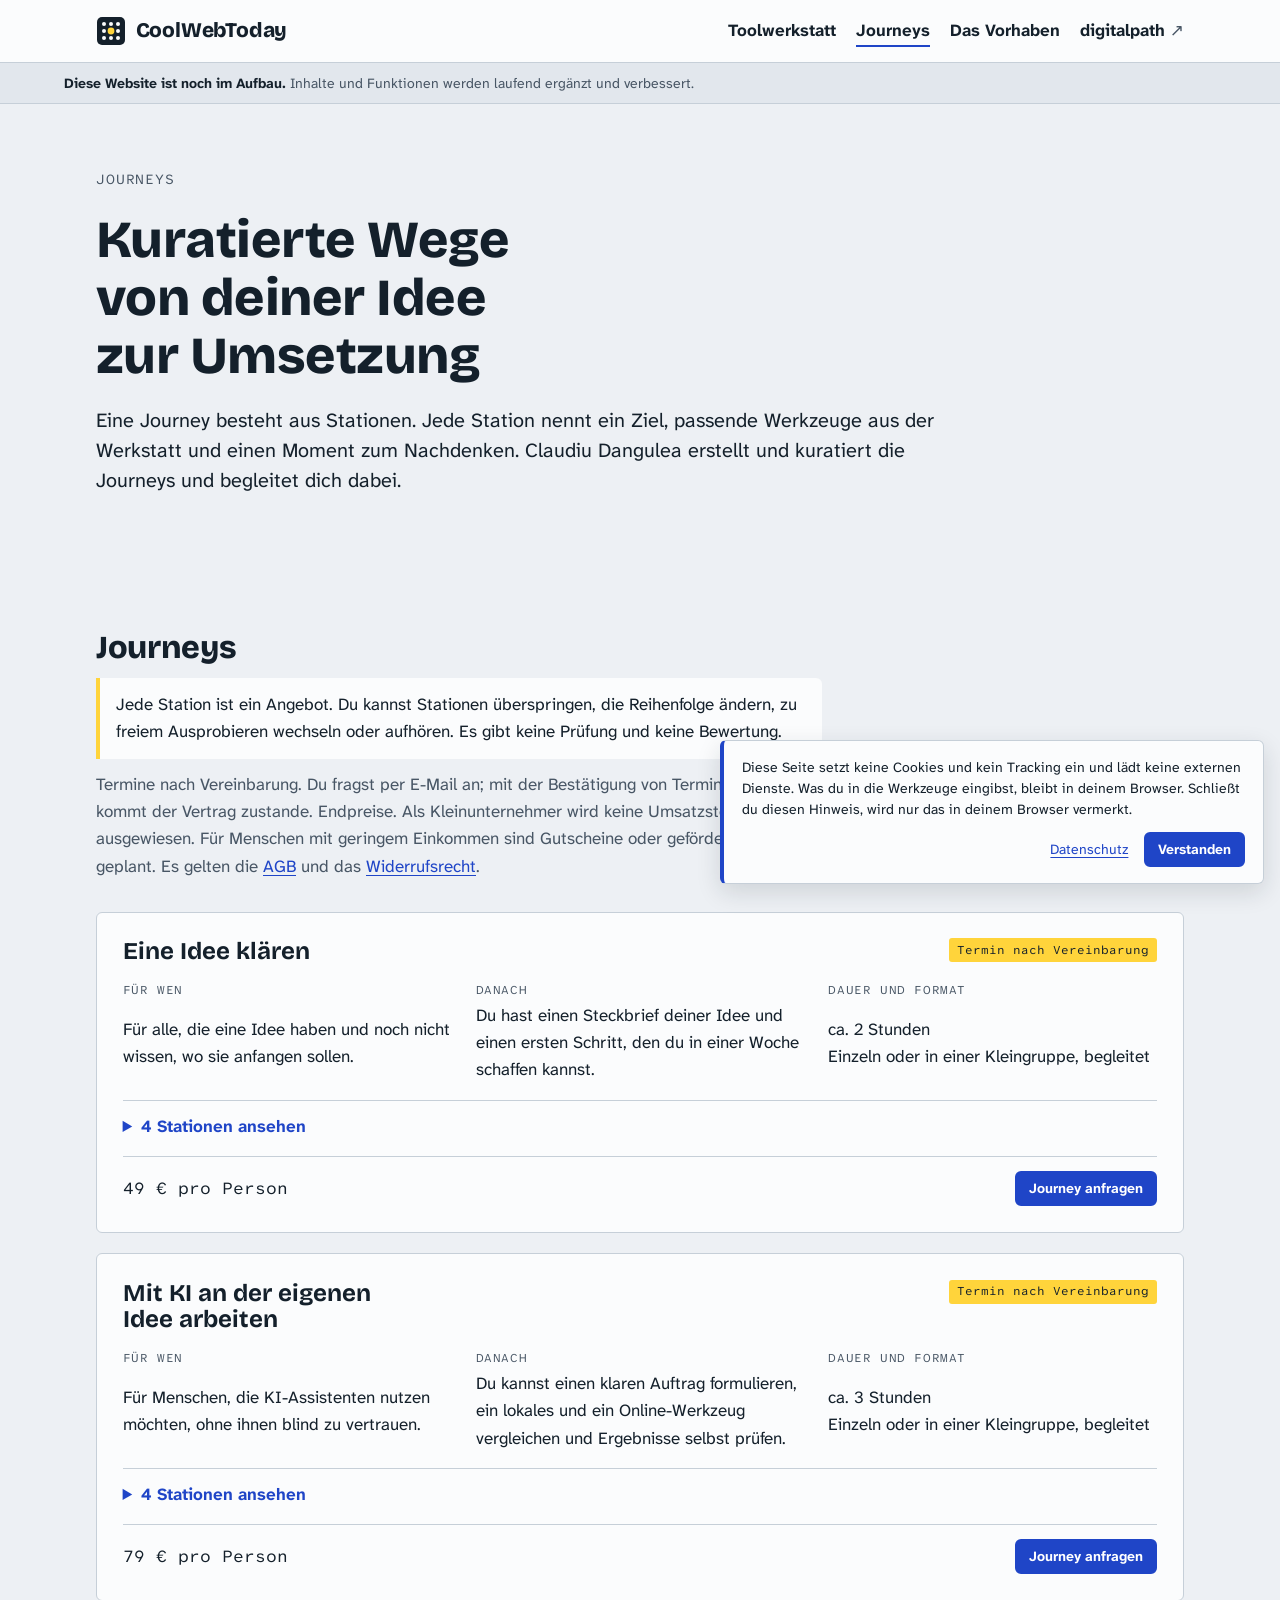
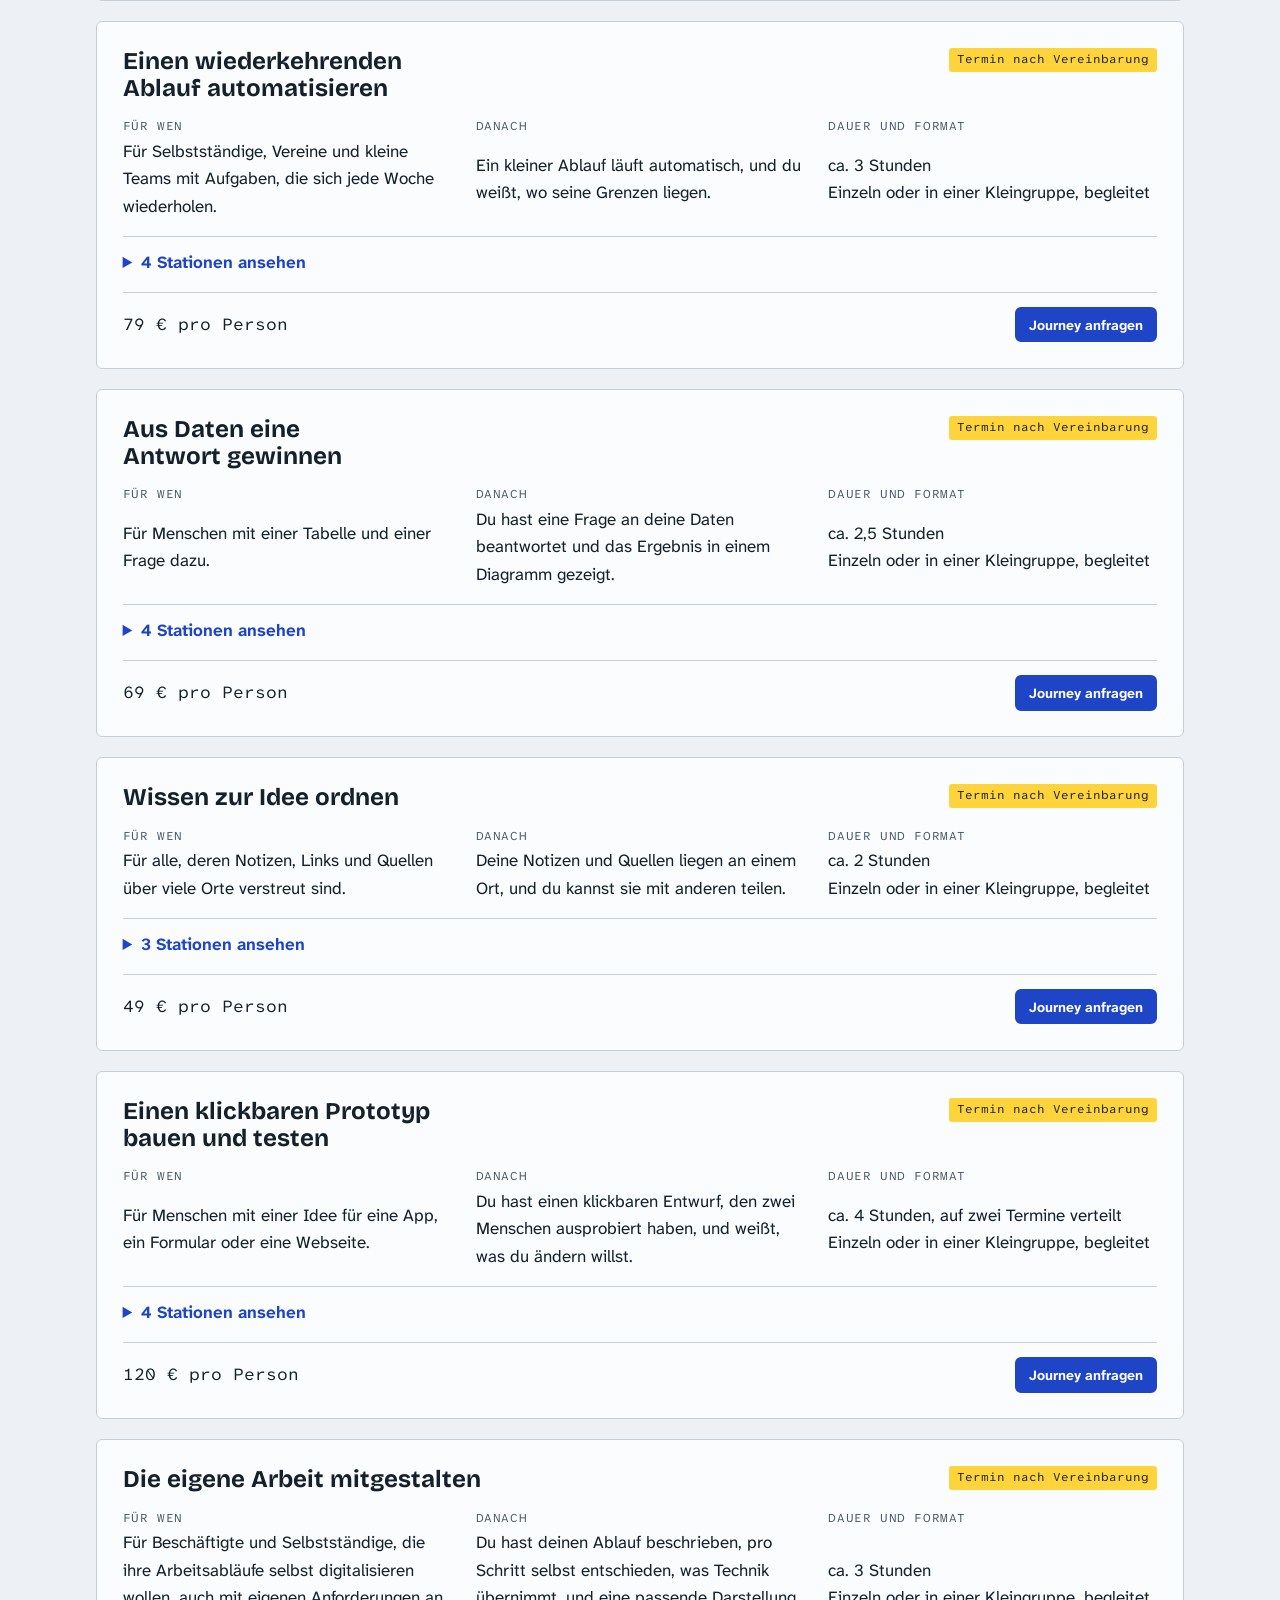
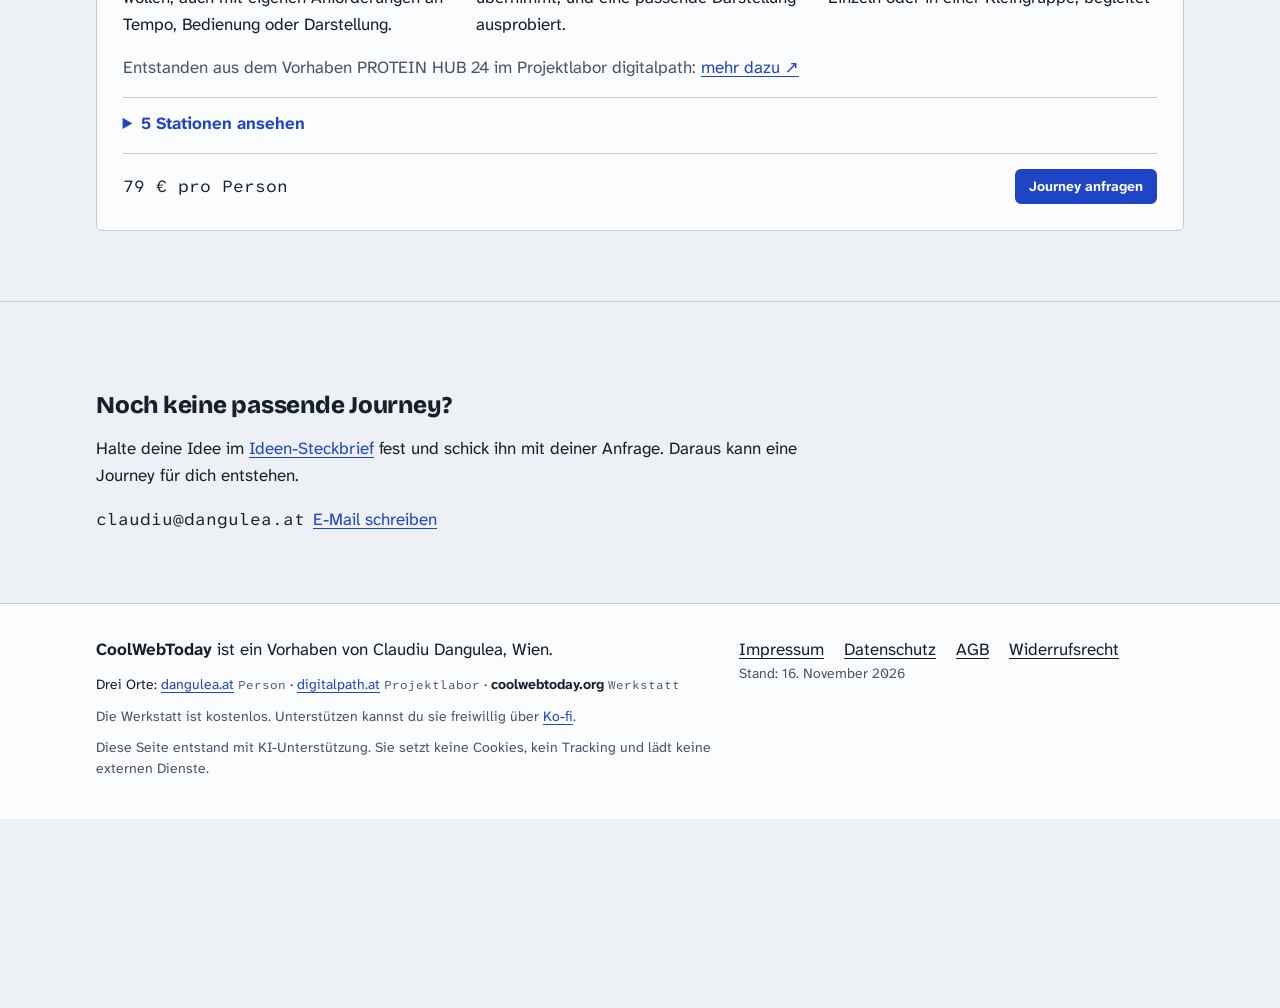
<file: journeys.html>
<!doctype html>
<html lang="de" data-root="">
<head>
<meta charset="utf-8">
<meta name="viewport" content="width=device-width, initial-scale=1, viewport-fit=cover">
<title>Journeys · CoolWebToday</title>
<link rel="canonical" href="https://www.coolwebtoday.org/journeys.html">
<meta property="og:type" content="website">
<meta property="og:title" content="Journeys · CoolWebToday">
<meta property="og:description" content="Kuratierte Wege von der eigenen Idee zur Umsetzung, mit Stationen, passenden Werkzeugen und Begleitung.">
<meta property="og:url" content="https://www.coolwebtoday.org/journeys.html">
<meta property="og:site_name" content="CoolWebToday">
<meta property="og:locale" content="de_AT">
<meta property="og:image" content="https://www.coolwebtoday.org/assets/og-coolwebtoday-v2.png">
<meta property="og:image:width" content="1200">
<meta property="og:image:height" content="630">
<meta property="og:image:alt" content="CoolWebToday – Digitale Werkzeuge ausprobieren. Ohne Druck, ohne Bewertung.">
<meta name="twitter:card" content="summary_large_image">
<meta name="description" content="Kuratierte Wege von der eigenen Idee zur Umsetzung, mit Stationen, passenden Werkzeugen und Begleitung.">
<link rel="stylesheet" href="assets/site.css">
<link rel="icon" href="assets/favicon.svg" type="image/svg+xml">
</head>
<body>
<a class="skip" href="#inhalt">Zum Inhalt</a>
<header class="site-head">
  <div class="wrap">
    <a class="brand" href="index.html">
      <svg class="brand-mark" viewBox="0 0 30 30" aria-hidden="true" focusable="false"><rect class="bm-board" x="1" y="1" width="28" height="28" rx="5"/><g class="bm-holes"><circle cx="8" cy="8" r="2"/><circle cx="15" cy="8" r="2"/><circle cx="22" cy="8" r="2"/><circle cx="8" cy="15" r="2"/><circle cx="22" cy="15" r="2"/><circle cx="8" cy="22" r="2"/><circle cx="15" cy="22" r="2"/><circle cx="22" cy="22" r="2"/></g><circle class="bm-peg" cx="15" cy="15" r="3.4"/></svg>
      CoolWebToday
    </a>
    <nav aria-label="Hauptnavigation">
      <ul class="nav">
        <li><a href="werkstatt.html">Toolwerkstatt</a></li>
        <li><a href="journeys.html" aria-current="page">Journeys</a></li>
        <li><a href="index.html#vorhaben">Das Vorhaben</a></li>
        <li><a class="ext" href="https://www.digitalpath.at/#labor" rel="noopener" target="_blank">digitalpath</a></li>
      </ul>
    </nav>
  </div>
</header>
<aside class="site-notice" aria-label="Hinweis zum Entwicklungsstand"><p><strong>Diese Website ist noch im Aufbau.</strong> Inhalte und Funktionen werden laufend ergänzt und verbessert.</p></aside>

<main id="inhalt">
  <section class="hero">
    <div class="wrap">
      <div class="hero-text">
        <p class="eyebrow">Journeys</p>
        <h1>Kuratierte Wege von deiner Idee zur Umsetzung</h1>
        <p class="lead">Eine Journey besteht aus Stationen. Jede Station nennt ein Ziel, passende Werkzeuge aus der Werkstatt und einen Moment zum Nachdenken. Claudiu Dangulea erstellt und kuratiert die Journeys und begleitet dich dabei.</p>
      </div>
    </div>
  </section>

  <section class="section" aria-labelledby="liste-titel">
    <div class="wrap">
      <div class="section-head">
        <h2 id="liste-titel">Journeys</h2>
        <div class="notice">
          <p id="grundsatz">Jede Station ist ein Angebot. Du kannst Stationen überspringen, die Reihenfolge ändern, zu freiem Ausprobieren wechseln oder aufhören. Es gibt keine Prüfung und keine Bewertung.</p>
        </div>
        <p class="muted"><span id="buchung">Termine nach Vereinbarung.</span> <span id="preishinweis"></span> <span id="ermaessigung"></span> Es gelten die <a href="agb.html">AGB</a> und das <a href="widerruf.html">Widerrufsrecht</a>.</p>
      </div>
      <div class="journeys" id="journeys">
        <p class="muted">Journeys werden geladen …</p>
      </div>
    </div>
  </section>

  <section class="section" aria-labelledby="eigene-idee-titel">
    <div class="wrap">
      <div class="prose">
        <h2 id="eigene-idee-titel">Noch keine passende Journey?</h2>
        <p>Halte deine Idee im <a href="werkzeuge/steckbrief.html">Ideen-Steckbrief</a> fest und schick ihn mit deiner Anfrage. Daraus kann eine Journey für dich entstehen.</p>
        <p data-kontakt>Die Kontaktadresse wird in Kürze ergänzt.</p>
      </div>
    </div>
  </section>
</main>

<footer class="site-foot">
  <div class="wrap">
    <div>
      <p><strong>CoolWebToday</strong> ist ein Vorhaben von Claudiu Dangulea, Wien.</p>
      <p class="orte">Drei Orte: <a href="https://www.dangulea.at" rel="noopener" target="_blank">dangulea.at</a> <span>Person</span> · <a href="https://www.digitalpath.at" rel="noopener" target="_blank">digitalpath.at</a> <span>Projektlabor</span> · <strong>coolwebtoday.org</strong> <span>Werkstatt</span></p>
      <p class="unterstuetzen">Die Werkstatt ist kostenlos. Unterstützen kannst du sie freiwillig über <a class="ext" href="https://ko-fi.com/danguleaclaudiu" rel="noopener" target="_blank">Ko-fi</a>.</p>
      <small>Diese Seite entstand mit KI-Unterstützung. Sie setzt keine Cookies, kein Tracking und lädt keine externen Dienste.</small>
    </div>
    <div>
      <ul class="foot-links">
        <li><a href="impressum.html">Impressum</a></li>
        <li><a href="datenschutz.html">Datenschutz</a></li>
        <li><a href="agb.html">AGB</a></li>
        <li><a href="widerruf.html">Widerrufsrecht</a></li>
      </ul>
      <small>Stand: <span data-stand>16. November 2026</span></small>
    </div>
  </div>
</footer>

<script src="assets/site.js"></script>
<script>
(function () {
  "use strict";
  var esc = CWT.esc;

  function toolLink(id, names, own) {
    if (own[id]) return '<a class="fact" href="' + esc(own[id].url) + '">' + esc(own[id].name) + '</a>';
    if (names[id]) return '<a class="fact" href="werkstatt.html#tool-' + esc(id) + '">' + esc(names[id]) + '</a>';
    return '';
  }

  function interest(j, site) {
    var email = site && site.kontakt && site.kontakt.email;
    if (email) {
      var subject = encodeURIComponent("Anfrage Journey: " + j.titel);
      var body = encodeURIComponent("Hallo,\n\nich interessiere mich für die Journey „" + j.titel + "“.\n\nEinzeln oder in einer Kleingruppe (wie viele Personen?):\nWunschtermine:\nMeine Idee in zwei Sätzen:\n\nViele Grüße\n");
      return '<a class="btn small" href="mailto:' + esc(email) + '?subject=' + subject + '&amp;body=' + body + '">Journey anfragen</a>';
    }
    var hint = (site && site.kontakt && site.kontakt.hinweis) || "Kontaktadresse folgt.";
    return '<span class="muted">Anfragen: ' + esc(hint) + '</span>';
  }

  Promise.all([
    CWT.loadJSON("data/journeys.json"),
    CWT.loadJSON("data/werkzeuge.json"),
    CWT.site
  ]).then(function (r) {
    var jd = r[0], wd = r[1], site = r[2];
    var names = {}; wd.werkzeuge.forEach(function (w) { names[w.id] = w.name; });
    var own = {}; (wd.eigene || []).forEach(function (w) { own[w.id] = w; });
    if (jd.grundsatz) document.getElementById("grundsatz").textContent = jd.grundsatz;
    if (jd.ermaessigung) document.getElementById("ermaessigung").textContent = jd.ermaessigung;
    if (jd.preishinweis) document.getElementById("preishinweis").textContent = jd.preishinweis;
    if (jd.buchung) document.getElementById("buchung").textContent = jd.buchung;

    document.getElementById("journeys").innerHTML = jd.journeys.map(function (j) {
      var stations = (j.stationen || []).map(function (s, i) {
        var uses = (s.werkzeuge || []).map(function (id) { return toolLink(id, names, own); }).join("");
        return '<li class="station"><span class="station-dot" aria-hidden="true">' + (i + 1) + '</span>' +
          '<b>' + esc(s.titel) + '</b>' +
          '<p>' + esc(s.text) + '</p>' +
          (uses ? '<div class="uses"><span class="sr-only">Werkzeuge:</span>' + uses + '</div>' : '<div></div>') +
          '</li>';
      }).join("");
      var price = j.preis ? esc(j.preis) : "Preis folgt";
      var badge = j.status === "entwurf" ? '<span class="badge">In Vorbereitung</span>'
        : j.status === "anfrage" ? '<span class="badge">Termin nach Vereinbarung</span>' : '';
      return '<article class="journey" id="journey-' + esc(j.id) + '">' +
        '<div class="journey-head"><h3>' + esc(j.titel) + '</h3>' + badge + '</div>' +
        '<dl class="journey-meta">' +
          '<div><dt>Für wen</dt><dd>' + esc(j.fuerWen) + '</dd></div>' +
          '<div><dt>Danach</dt><dd>' + esc(j.danach) + '</dd></div>' +
          '<div><dt>Dauer und Format</dt><dd>' + esc(j.dauer) + '<br>' + esc(j.format) + '</dd></div>' +
        '</dl>' +
        (j.hintergrund ? '<p class="muted">' + esc(j.hintergrund.text) + ': <a href="' + esc(j.hintergrund.url) + '" rel="noopener" target="_blank">mehr dazu ↗</a></p>' : '') +
        '<details><summary>' + (j.stationen || []).length + ' Stationen ansehen</summary>' +
          '<ol class="stations">' + stations + '</ol></details>' +
        '<div class="journey-foot"><span class="price">' + price + '</span>' + interest(j, site) + '</div>' +
        '</article>';
    }).join("");
    var h = (location.hash || "").replace("#", "");
    if (h.indexOf("journey-") === 0) {
      var t = document.getElementById(h);
      if (t) { t.classList.add("focus"); var det = t.querySelector("details"); if (det) det.open = true; t.scrollIntoView({ block: "start" }); }
    }
  }).catch(function () {
    document.getElementById("journeys").innerHTML = '<p>Die Journeys konnten nicht geladen werden. Bitte die Seite neu laden.</p>';
  });
})();
</script>
</body>
</html>
</file>
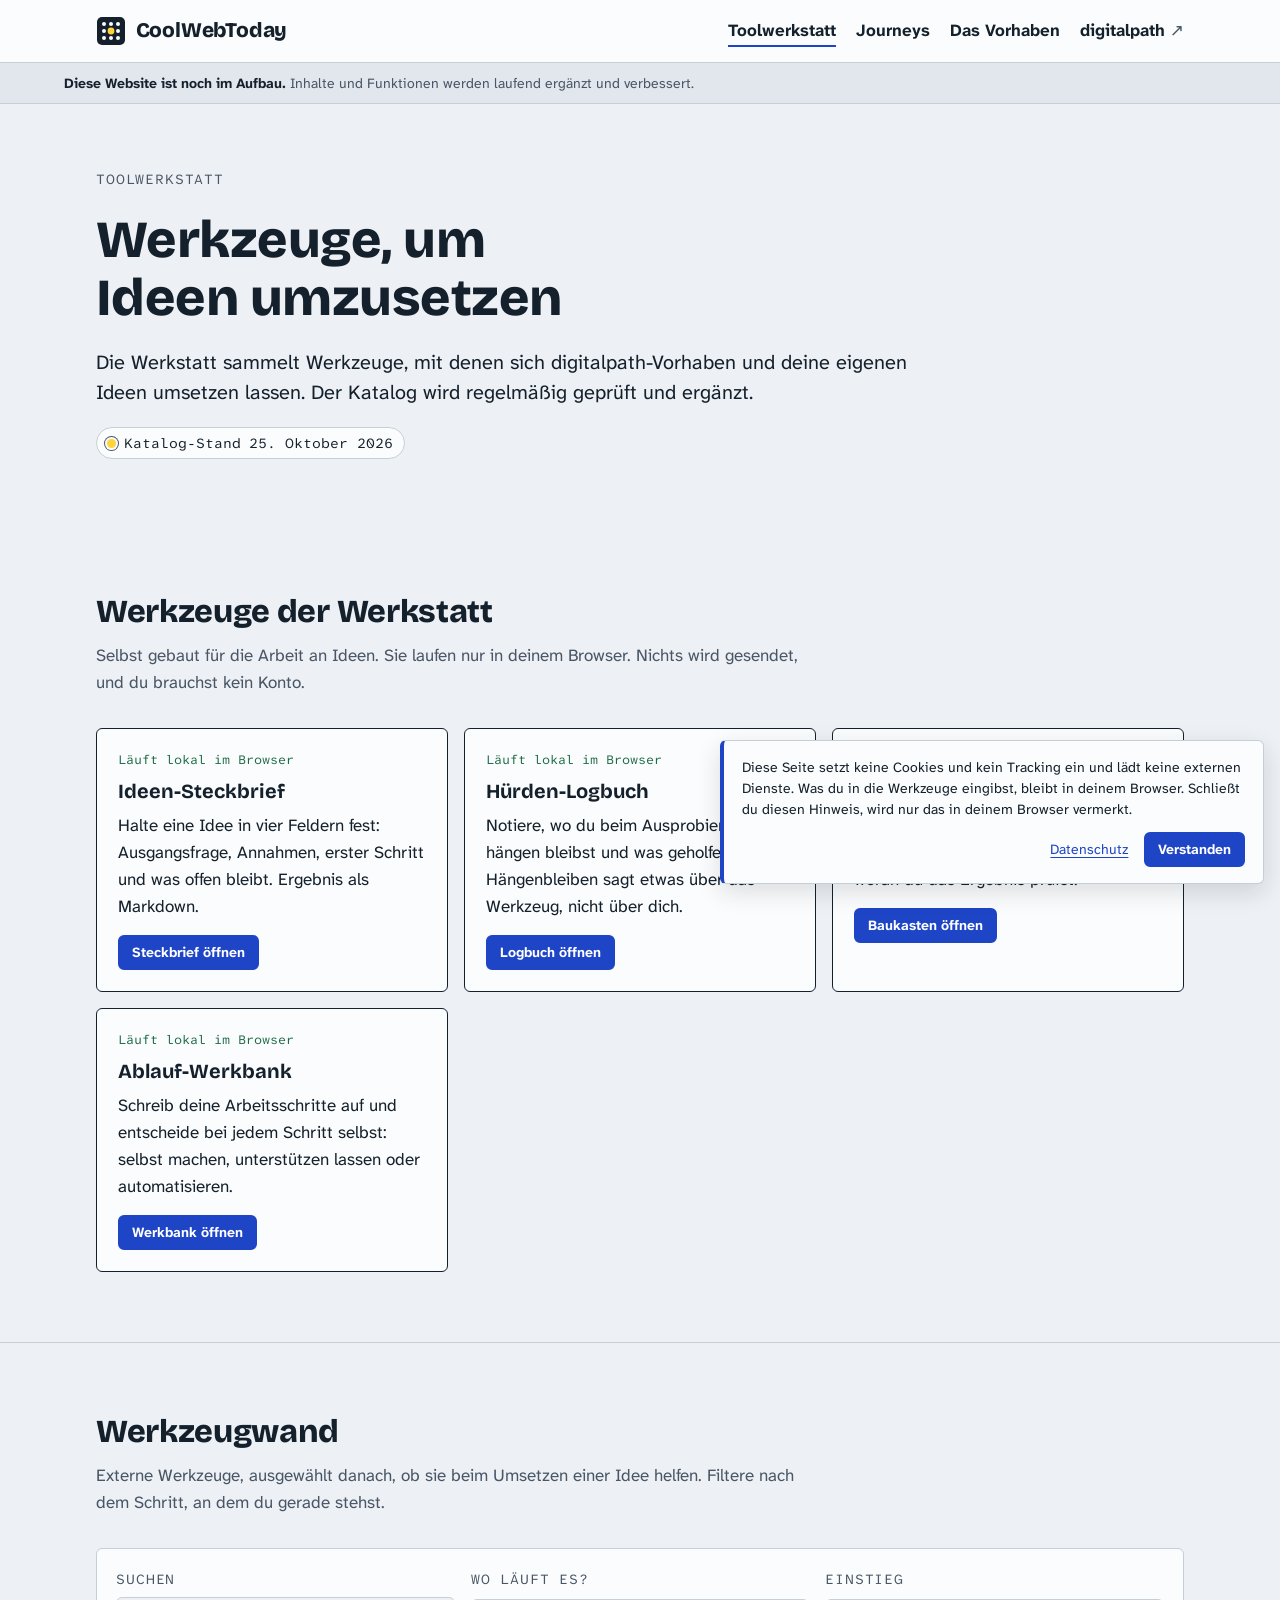
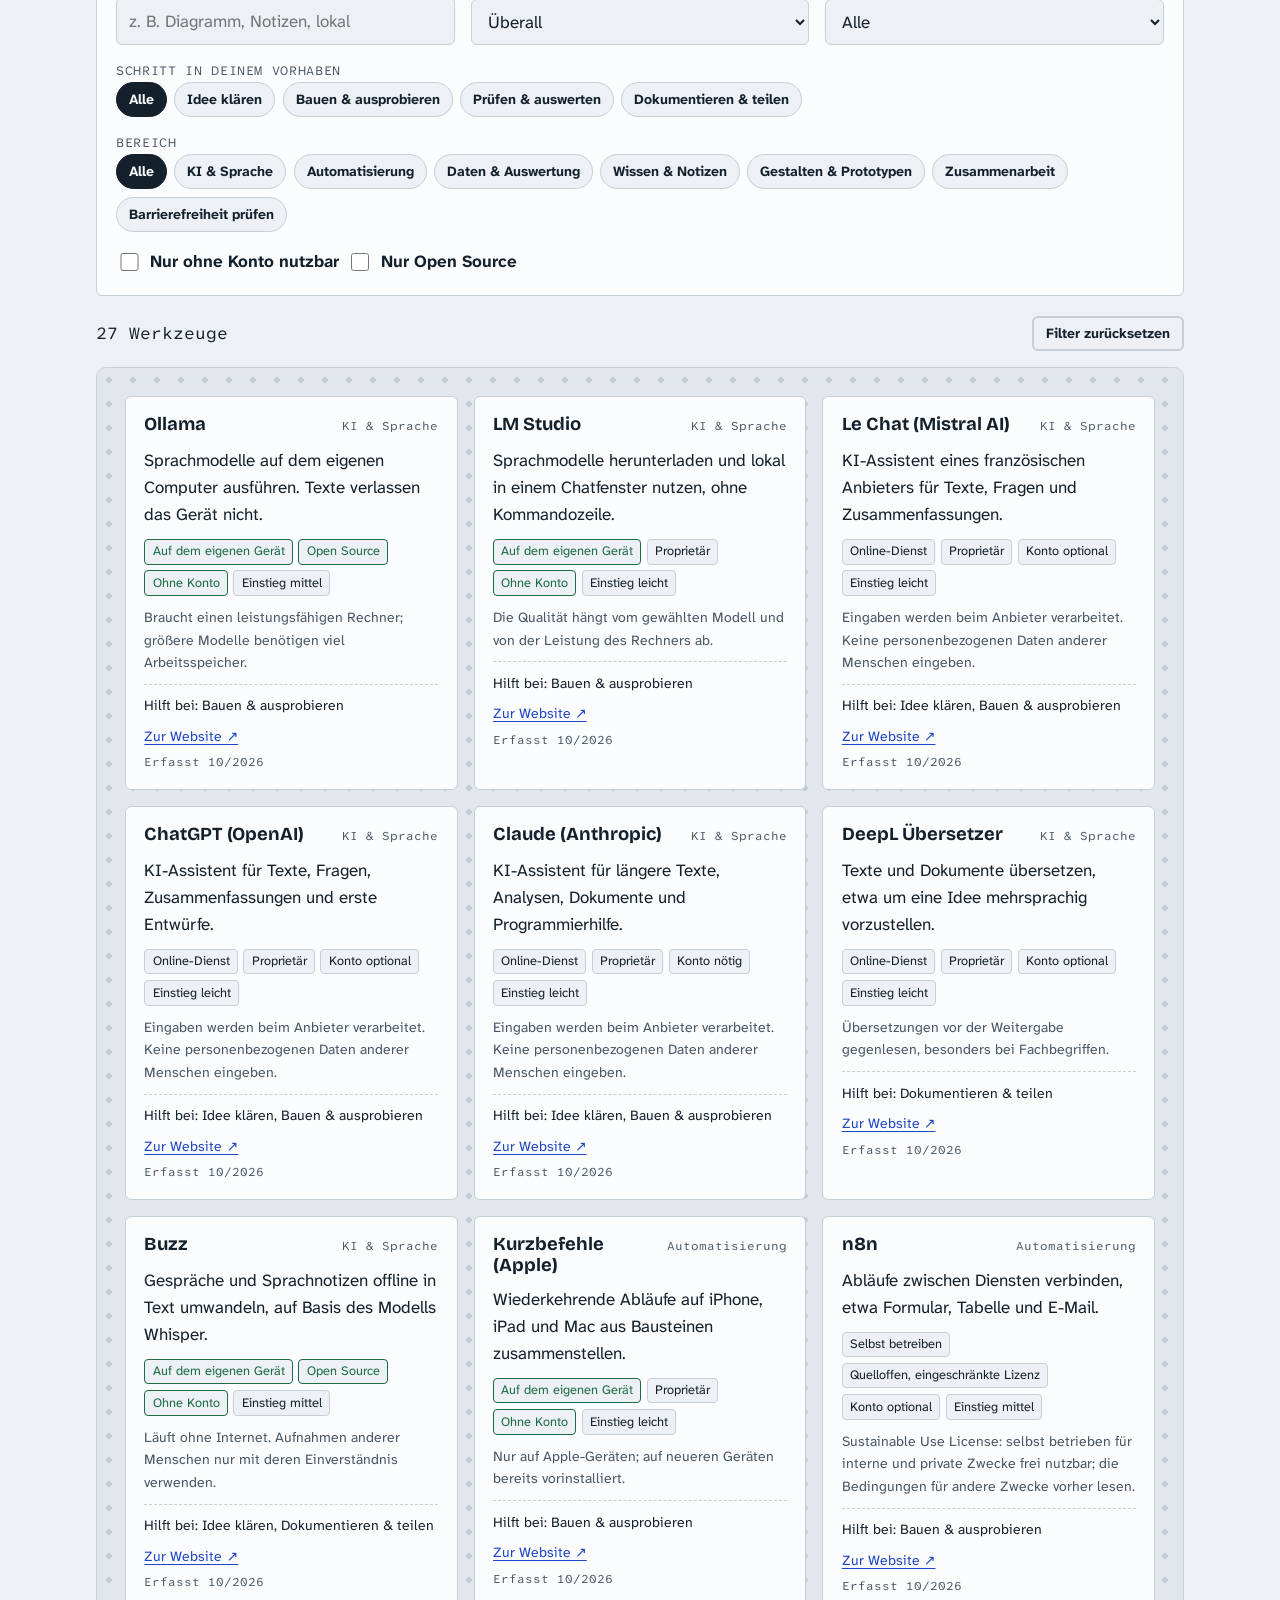
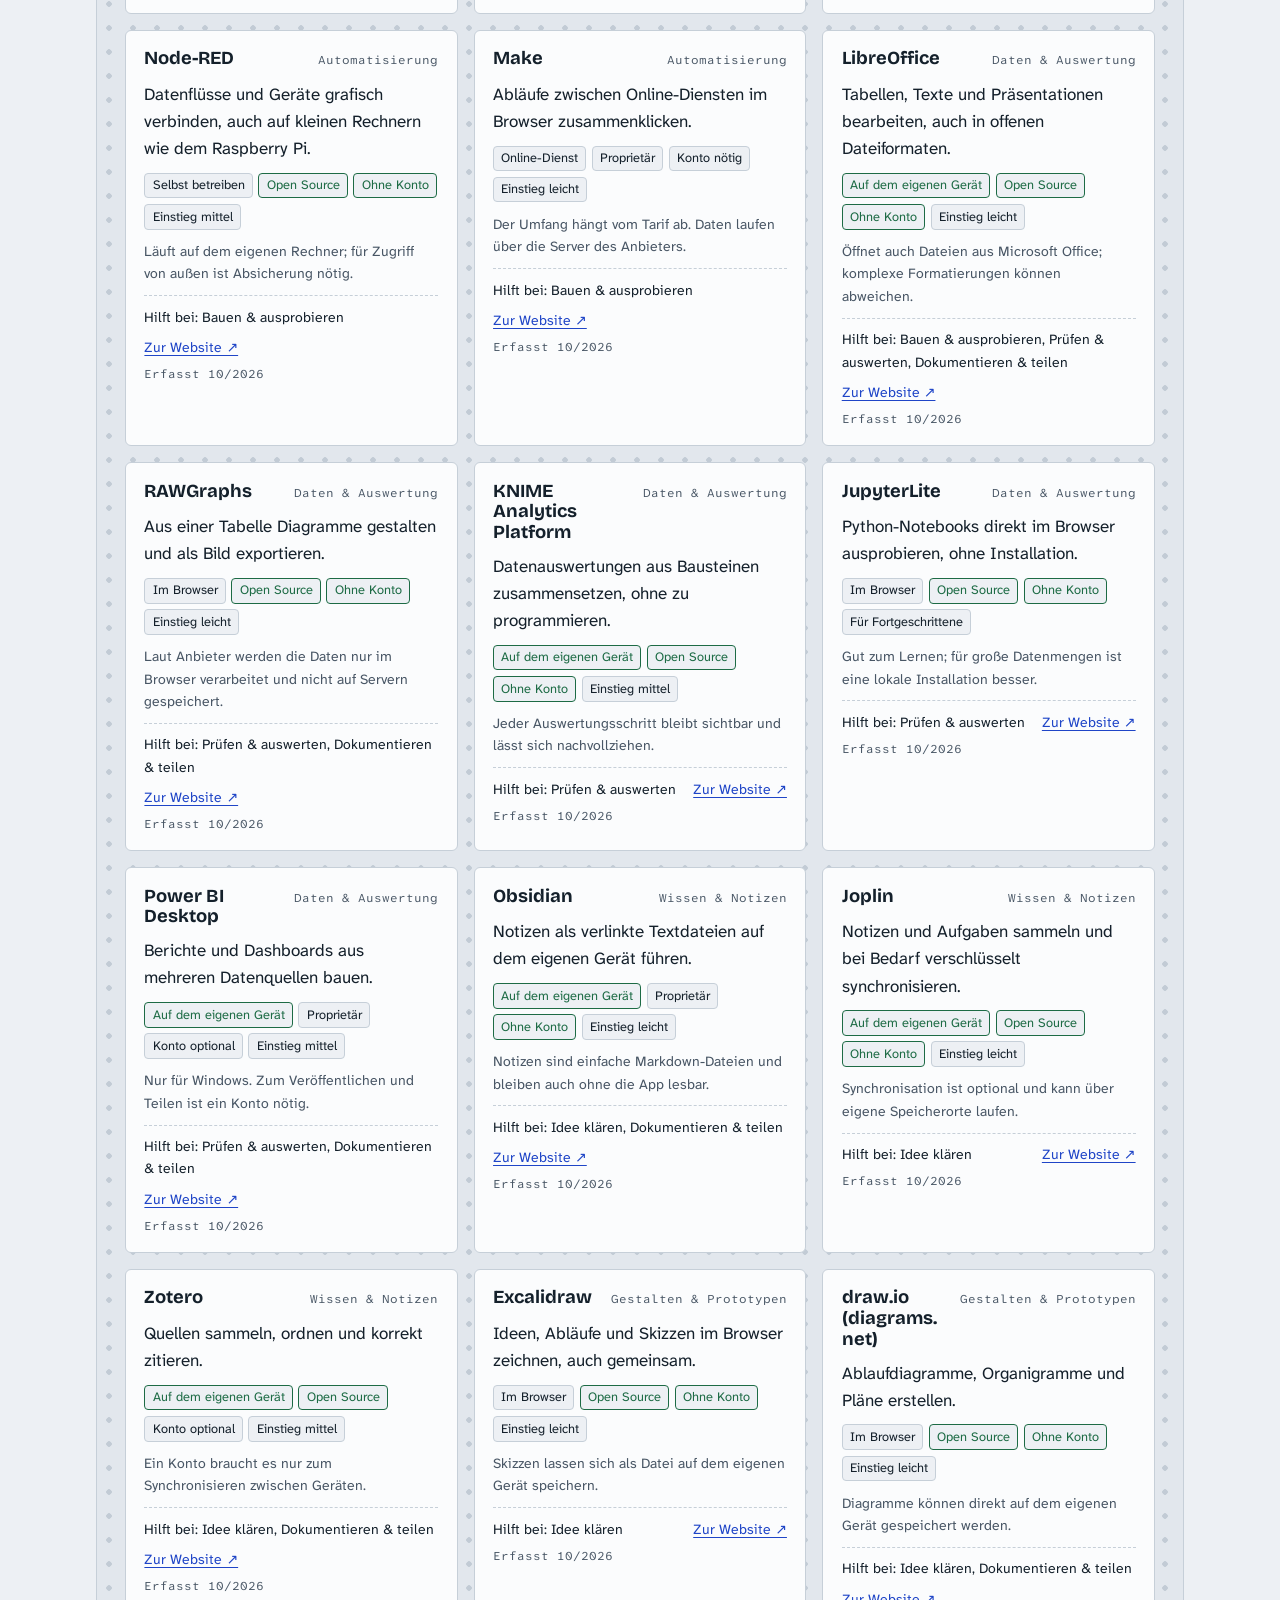
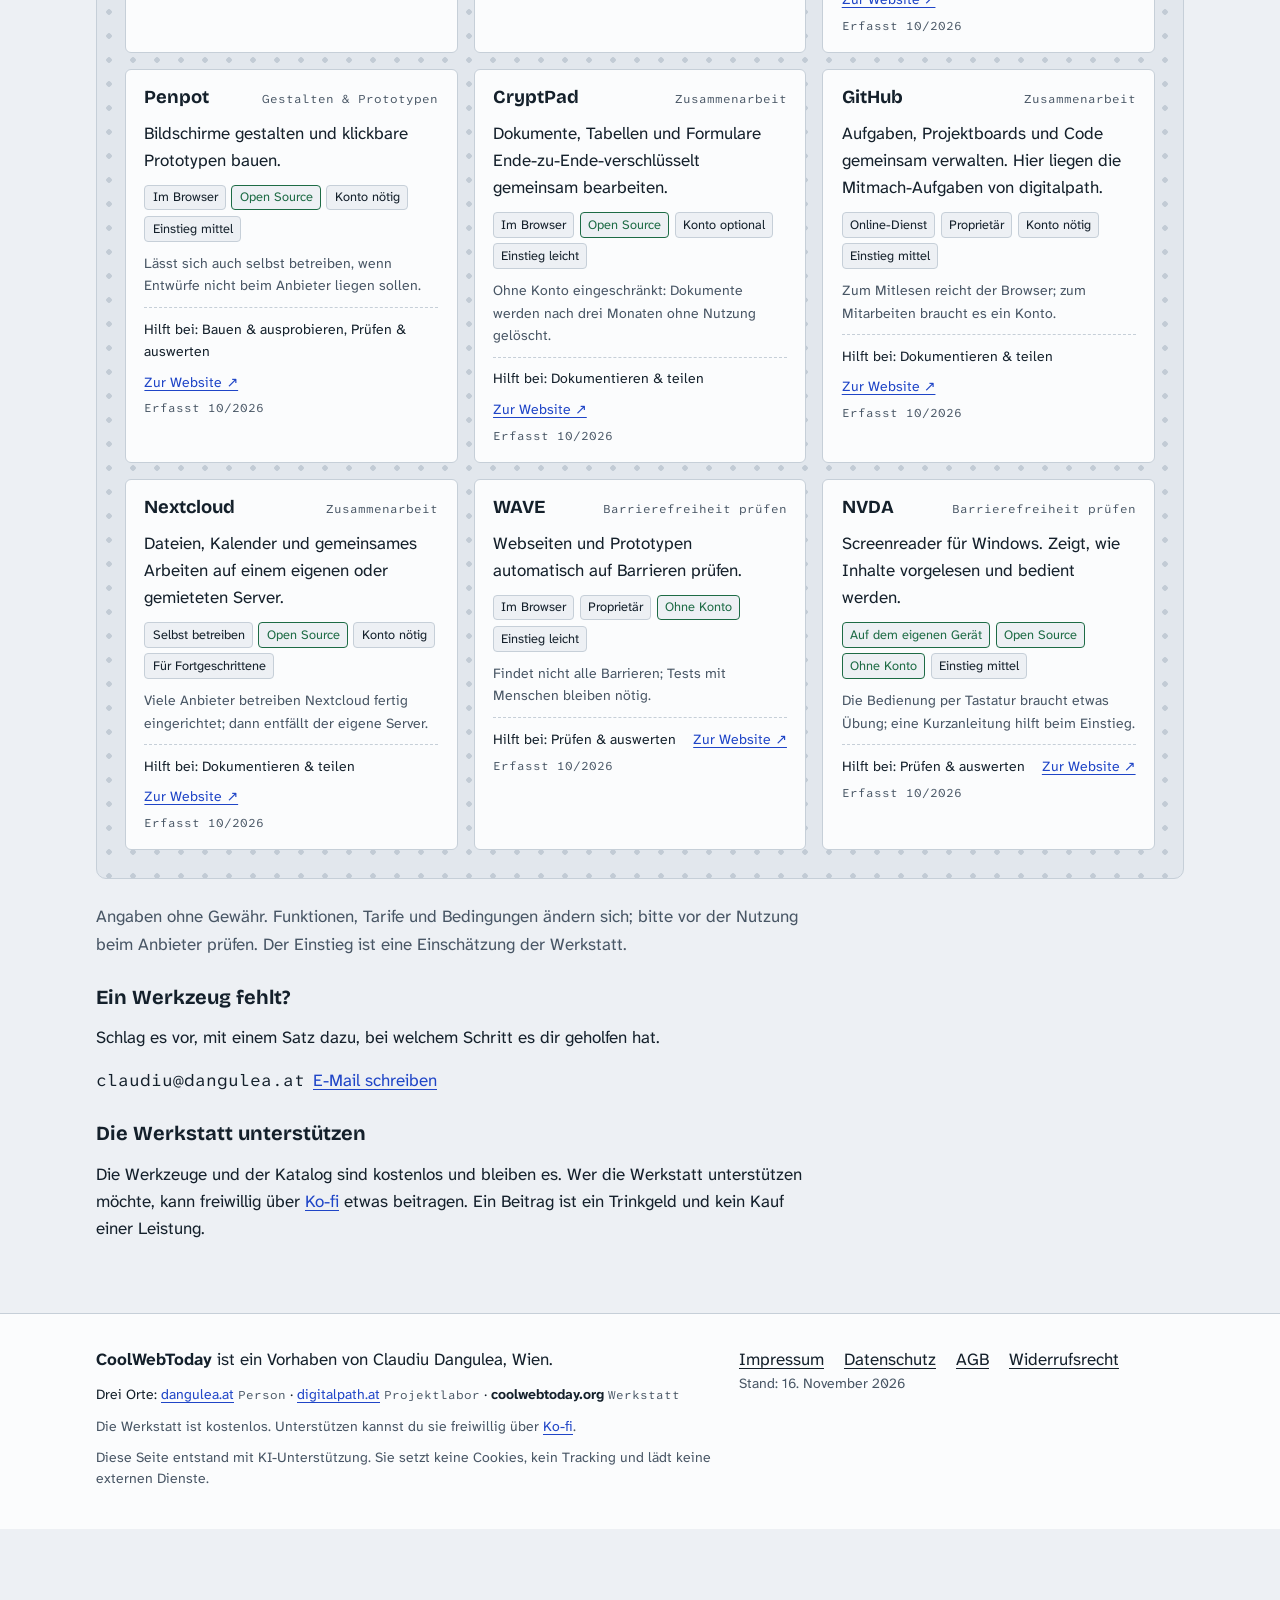
<file: werkstatt.html>
<!doctype html>
<html lang="de" data-root="">
<head>
<meta charset="utf-8">
<meta name="viewport" content="width=device-width, initial-scale=1, viewport-fit=cover">
<title>Toolwerkstatt · CoolWebToday</title>
<link rel="canonical" href="https://www.coolwebtoday.org/werkstatt.html">
<meta property="og:type" content="website">
<meta property="og:title" content="Toolwerkstatt · CoolWebToday">
<meta property="og:description" content="Werkzeuge, mit denen sich Ideen umsetzen lassen: ein geprüfter Katalog und eigene Werkzeuge, die nur in deinem Browser laufen.">
<meta property="og:url" content="https://www.coolwebtoday.org/werkstatt.html">
<meta property="og:site_name" content="CoolWebToday">
<meta property="og:locale" content="de_AT">
<meta property="og:image" content="https://www.coolwebtoday.org/assets/og-coolwebtoday-v2.png">
<meta property="og:image:width" content="1200">
<meta property="og:image:height" content="630">
<meta property="og:image:alt" content="CoolWebToday – Digitale Werkzeuge ausprobieren. Ohne Druck, ohne Bewertung.">
<meta name="twitter:card" content="summary_large_image">
<meta name="description" content="Werkzeuge, mit denen sich Ideen umsetzen lassen: ein geprüfter Katalog und eigene Werkzeuge, die nur in deinem Browser laufen.">
<link rel="stylesheet" href="assets/site.css">
<link rel="icon" href="assets/favicon.svg" type="image/svg+xml">
</head>
<body>
<a class="skip" href="#inhalt">Zum Inhalt</a>
<header class="site-head">
  <div class="wrap">
    <a class="brand" href="index.html">
      <svg class="brand-mark" viewBox="0 0 30 30" aria-hidden="true" focusable="false"><rect class="bm-board" x="1" y="1" width="28" height="28" rx="5"/><g class="bm-holes"><circle cx="8" cy="8" r="2"/><circle cx="15" cy="8" r="2"/><circle cx="22" cy="8" r="2"/><circle cx="8" cy="15" r="2"/><circle cx="22" cy="15" r="2"/><circle cx="8" cy="22" r="2"/><circle cx="15" cy="22" r="2"/><circle cx="22" cy="22" r="2"/></g><circle class="bm-peg" cx="15" cy="15" r="3.4"/></svg>
      CoolWebToday
    </a>
    <nav aria-label="Hauptnavigation">
      <ul class="nav">
        <li><a href="werkstatt.html" aria-current="page">Toolwerkstatt</a></li>
        <li><a href="journeys.html">Journeys</a></li>
        <li><a href="index.html#vorhaben">Das Vorhaben</a></li>
        <li><a class="ext" href="https://www.digitalpath.at/#labor" rel="noopener" target="_blank">digitalpath</a></li>
      </ul>
    </nav>
  </div>
</header>
<aside class="site-notice" aria-label="Hinweis zum Entwicklungsstand"><p><strong>Diese Website ist noch im Aufbau.</strong> Inhalte und Funktionen werden laufend ergänzt und verbessert.</p></aside>

<main id="inhalt">
  <section class="hero">
    <div class="wrap">
      <div class="hero-text">
        <p class="eyebrow">Toolwerkstatt</p>
        <h1>Werkzeuge, um Ideen umzusetzen</h1>
        <p class="lead">Die Werkstatt sammelt Werkzeuge, mit denen sich digitalpath-Vorhaben und deine eigenen Ideen umsetzen lassen. Der Katalog wird regelmäßig geprüft und ergänzt.</p>
        <p><span class="status">Katalog-Stand <span id="katalog-stand">Oktober 2026</span></span></p>
      </div>
    </div>
  </section>

  <section class="section" aria-labelledby="eigene-titel">
    <div class="wrap">
      <div class="section-head">
        <h2 id="eigene-titel">Werkzeuge der Werkstatt</h2>
        <p class="muted">Selbst gebaut für die Arbeit an Ideen. Sie laufen nur in deinem Browser. Nichts wird gesendet, und du brauchst kein Konto.</p>
      </div>
      <div class="own">
        <article class="own-card">
          <p class="local">Läuft lokal im Browser</p>
          <h3>Ideen-Steckbrief</h3>
          <p>Halte eine Idee in vier Feldern fest: Ausgangsfrage, Annahmen, erster Schritt und was offen bleibt. Ergebnis als Markdown.</p>
          <a class="btn small" href="werkzeuge/steckbrief.html">Steckbrief öffnen</a>
        </article>
        <article class="own-card">
          <p class="local">Läuft lokal im Browser</p>
          <h3>Hürden-Logbuch</h3>
          <p>Notiere, wo du beim Ausprobieren hängen bleibst und was geholfen hat. Hängenbleiben sagt etwas über das Werkzeug, nicht über dich.</p>
          <a class="btn small" href="werkzeuge/logbuch.html">Logbuch öffnen</a>
        </article>
        <article class="own-card">
          <p class="local">Läuft lokal im Browser</p>
          <h3>KI-Auftrag-Baukasten</h3>
          <p>Formuliere einen klaren Auftrag an einen KI-Assistenten und lege vorher fest, woran du das Ergebnis prüfst.</p>
          <a class="btn small" href="werkzeuge/ki-auftrag.html">Baukasten öffnen</a>
        </article>
        <article class="own-card">
          <p class="local">Läuft lokal im Browser</p>
          <h3>Ablauf-Werkbank</h3>
          <p>Schreib deine Arbeitsschritte auf und entscheide bei jedem Schritt selbst: selbst machen, unterstützen lassen oder automatisieren.</p>
          <a class="btn small" href="werkzeuge/ablauf.html">Werkbank öffnen</a>
        </article>
      </div>
    </div>
  </section>

  <section class="section" id="werkzeugwand" aria-labelledby="wand-titel">
    <div class="wrap">
      <div class="section-head">
        <h2 id="wand-titel">Werkzeugwand</h2>
        <p class="muted">Externe Werkzeuge, ausgewählt danach, ob sie beim Umsetzen einer Idee helfen. Filtere nach dem Schritt, an dem du gerade stehst.</p>
      </div>

      <form class="filters" id="filter" role="search" aria-label="Werkzeuge filtern">
        <div class="filter-grid">
          <div class="search">
            <label class="label eyebrow" for="q">Suchen</label>
            <input id="q" type="search" placeholder="z. B. Diagramm, Notizen, lokal" autocomplete="off">
          </div>
          <div class="search">
            <label class="label eyebrow" for="betrieb">Wo läuft es?</label>
            <select id="betrieb">
              <option value="">Überall</option>
              <option value="lokal">Auf dem eigenen Gerät</option>
              <option value="browser">Im Browser</option>
              <option value="cloud">Online-Dienst</option>
              <option value="selbst-hosten">Selbst betreiben</option>
            </select>
          </div>
          <div class="search">
            <label class="label eyebrow" for="einstieg">Einstieg</label>
            <select id="einstieg">
              <option value="">Alle</option>
              <option value="leicht">Leicht</option>
              <option value="mittel">Mittel</option>
              <option value="fortgeschritten">Für Fortgeschrittene</option>
            </select>
          </div>
        </div>
        <fieldset>
          <legend>Schritt in deinem Vorhaben</legend>
          <div class="chips" id="schritte-chips"></div>
        </fieldset>
        <fieldset>
          <legend>Bereich</legend>
          <div class="chips" id="kategorie-chips"></div>
        </fieldset>
        <div class="chips">
          <label class="toggle"><input type="checkbox" id="ohne-konto"> Nur ohne Konto nutzbar</label>
          <label class="toggle"><input type="checkbox" id="nur-oss"> Nur Open Source</label>
        </div>
      </form>

      <div class="result-bar">
        <p class="result-count" id="anzahl" aria-live="polite">Werkzeuge werden geladen …</p>
        <button class="btn quiet small" type="button" id="zuruecksetzen">Filter zurücksetzen</button>
      </div>

      <div class="wall">
        <ul class="catalog" id="katalog"></ul>
        <div class="empty" id="leer" hidden>
          <p><strong>Kein Werkzeug passt zu diesen Filtern.</strong></p>
          <p class="muted">Lockere einen Filter oder setze alle zurück.</p>
        </div>
      </div>

      <div class="prose" style="margin-top:1.5rem">
        <p class="muted" id="katalog-hinweis">Angaben ohne Gewähr. Funktionen, Tarife und Bedingungen ändern sich; bitte vor der Nutzung beim Anbieter prüfen.</p>
        <h3>Ein Werkzeug fehlt?</h3>
        <p>Schlag es vor, mit einem Satz dazu, bei welchem Schritt es dir geholfen hat.</p>
        <p data-kontakt>Die Kontaktadresse wird in Kürze ergänzt.</p>
        <h3>Die Werkstatt unterstützen</h3>
        <p>Die Werkzeuge und der Katalog sind kostenlos und bleiben es. Wer die Werkstatt unterstützen möchte, kann freiwillig über <a class="ext" href="https://ko-fi.com/danguleaclaudiu" rel="noopener" target="_blank">Ko-fi</a> etwas beitragen. Ein Beitrag ist ein Trinkgeld und kein Kauf einer Leistung.</p>
      </div>
    </div>
  </section>
</main>

<footer class="site-foot">
  <div class="wrap">
    <div>
      <p><strong>CoolWebToday</strong> ist ein Vorhaben von Claudiu Dangulea, Wien.</p>
      <p class="orte">Drei Orte: <a href="https://www.dangulea.at" rel="noopener" target="_blank">dangulea.at</a> <span>Person</span> · <a href="https://www.digitalpath.at" rel="noopener" target="_blank">digitalpath.at</a> <span>Projektlabor</span> · <strong>coolwebtoday.org</strong> <span>Werkstatt</span></p>
      <p class="unterstuetzen">Die Werkstatt ist kostenlos. Unterstützen kannst du sie freiwillig über <a class="ext" href="https://ko-fi.com/danguleaclaudiu" rel="noopener" target="_blank">Ko-fi</a>.</p>
      <small>Diese Seite entstand mit KI-Unterstützung. Sie setzt keine Cookies, kein Tracking und lädt keine externen Dienste.</small>
    </div>
    <div>
      <ul class="foot-links">
        <li><a href="impressum.html">Impressum</a></li>
        <li><a href="datenschutz.html">Datenschutz</a></li>
        <li><a href="agb.html">AGB</a></li>
        <li><a href="widerruf.html">Widerrufsrecht</a></li>
      </ul>
      <small>Stand: <span data-stand>16. November 2026</span></small>
    </div>
  </div>
</footer>

<script src="assets/site.js"></script>
<script>
(function () {
  "use strict";
  var LABEL = {
    betrieb: { "lokal": "Auf dem eigenen Gerät", "browser": "Im Browser", "cloud": "Online-Dienst", "selbst-hosten": "Selbst betreiben" },
    lizenz: { "open-source": "Open Source", "quelloffen": "Quelloffen, eingeschränkte Lizenz", "proprietaer": "Proprietär" },
    konto: { "nein": "Ohne Konto", "optional": "Konto optional", "ja": "Konto nötig" },
    einstieg: { "leicht": "Einstieg leicht", "mittel": "Einstieg mittel", "fortgeschritten": "Für Fortgeschrittene" }
  };
  var data = null;
  var el = function (id) { return document.getElementById(id); };
  var esc = CWT.esc;

  function chipGroup(container, name, items) {
    var html = '<input class="chip-input" type="radio" name="' + name + '" id="' + name + '-alle" value="" checked>' +
      '<label class="chip-label" for="' + name + '-alle">Alle</label>';
    items.forEach(function (it) {
      html += '<input class="chip-input" type="radio" name="' + name + '" id="' + name + '-' + esc(it.id) + '" value="' + esc(it.id) + '">' +
        '<label class="chip-label" for="' + name + '-' + esc(it.id) + '">' + esc(it.label) + '</label>';
    });
    container.innerHTML = html;
  }

  function radioValue(name) {
    var c = document.querySelector('input[name="' + name + '"]:checked');
    return c ? c.value : "";
  }

  function card(w, katLabel, schrittLabel) {
    var good = { "lokal": 1, "open-source": 1, "nein": 1 };
    var facts = [
      ["betrieb", w.betrieb], ["lizenz", w.lizenz], ["konto", w.konto], ["einstieg", w.einstieg]
    ].map(function (f) {
      var txt = LABEL[f[0]][f[1]] || f[1];
      return '<li class="fact' + (good[f[1]] ? " good" : "") + '">' + esc(txt) + '</li>';
    }).join("");
    var steps = (w.schritte || []).map(function (s) { return schrittLabel[s] || s; }).join(", ");
    return '<li class="tool" id="tool-' + esc(w.id) + '">' +
      '<div class="tool-head"><h3>' + esc(w.name) + '</h3><span class="tool-cat">' + esc(katLabel[w.kategorie] || "") + '</span></div>' +
      '<p>' + esc(w.wofuer) + '</p>' +
      '<ul class="facts" aria-label="Eigenschaften">' + facts + '</ul>' +
      (w.hinweis ? '<p class="tool-note">' + esc(w.hinweis) + '</p>' : '') +
      '<div class="tool-foot"><span>Hilft bei: ' + esc(steps) + '</span>' +
      '<a href="' + esc(w.url) + '" rel="noopener" target="_blank">Zur Website ↗<span class="sr-only"> von ' + esc(w.name) + ' (neuer Tab)</span></a></div>' +
      (w.erfasst ? '<p class="tool-date mono">Erfasst ' + esc(erfasst(w.erfasst)) + '</p>' : '') +
      '</li>';
  }

  function erfasst(v) {
    var m = /^(\d{4})-(\d{2})$/.exec(v || "");
    return m ? m[2] + "/" + m[1] : v;
  }

  function render() {
    if (!data) return;
    var q = el("q").value.trim().toLowerCase();
    var kat = radioValue("kategorie");
    var schritt = radioValue("schritt");
    var betrieb = el("betrieb").value;
    var einstieg = el("einstieg").value;
    var ohneKonto = el("ohne-konto").checked;
    var nurOss = el("nur-oss").checked;

    var katLabel = {}; data.kategorien.forEach(function (k) { katLabel[k.id] = k.label; });
    var schrittLabel = {}; data.schritte.forEach(function (s) { schrittLabel[s.id] = s.label; });

    var list = data.werkzeuge.filter(function (w) {
      if (kat && w.kategorie !== kat) return false;
      if (schritt && (w.schritte || []).indexOf(schritt) === -1) return false;
      if (betrieb && w.betrieb !== betrieb) return false;
      if (einstieg && w.einstieg !== einstieg) return false;
      if (ohneKonto && w.konto === "ja") return false;
      if (nurOss && w.lizenz !== "open-source") return false;
      if (q) {
        var hay = [w.name, w.wofuer, w.hinweis, katLabel[w.kategorie], LABEL.betrieb[w.betrieb], LABEL.lizenz[w.lizenz]].join(" ").toLowerCase();
        if (hay.indexOf(q) === -1) return false;
      }
      return true;
    });

    el("katalog").innerHTML = list.map(function (w) { return card(w, katLabel, schrittLabel); }).join("");
    el("leer").hidden = list.length !== 0;
    el("anzahl").textContent = list.length === data.werkzeuge.length
      ? data.werkzeuge.length + " Werkzeuge"
      : list.length + " von " + data.werkzeuge.length + " Werkzeugen";
  }

  function focusHash() {
    var h = (location.hash || "").replace("#", "");
    if (h.indexOf("tool-") !== 0) return;
    if (!document.getElementById(h)) { el("filter").reset(); render(); }
    var t = document.getElementById(h);
    if (t) { t.classList.add("focus"); t.scrollIntoView({ block: "center" }); }
  }

  function reset() {
    el("filter").reset();
    render();
  }

  CWT.loadJSON("data/werkzeuge.json").then(function (d) {
    data = d;
    chipGroup(el("schritte-chips"), "schritt", d.schritte);
    chipGroup(el("kategorie-chips"), "kategorie", d.kategorien);
    if (d.stand) el("katalog-stand").textContent = CWT.formatDate(d.stand);
    if (d.hinweis) el("katalog-hinweis").textContent = d.hinweis;
    render();
    focusHash();
    window.addEventListener("hashchange", focusHash);
  }).catch(function (e) {
    el("anzahl").textContent = "Der Katalog konnte nicht geladen werden. Bitte die Seite neu laden.";
  });

  el("filter").addEventListener("input", render);
  el("filter").addEventListener("change", render);
  el("filter").addEventListener("submit", function (e) { e.preventDefault(); });
  el("zuruecksetzen").addEventListener("click", reset);
})();
</script>
</body>
</html>
</file>
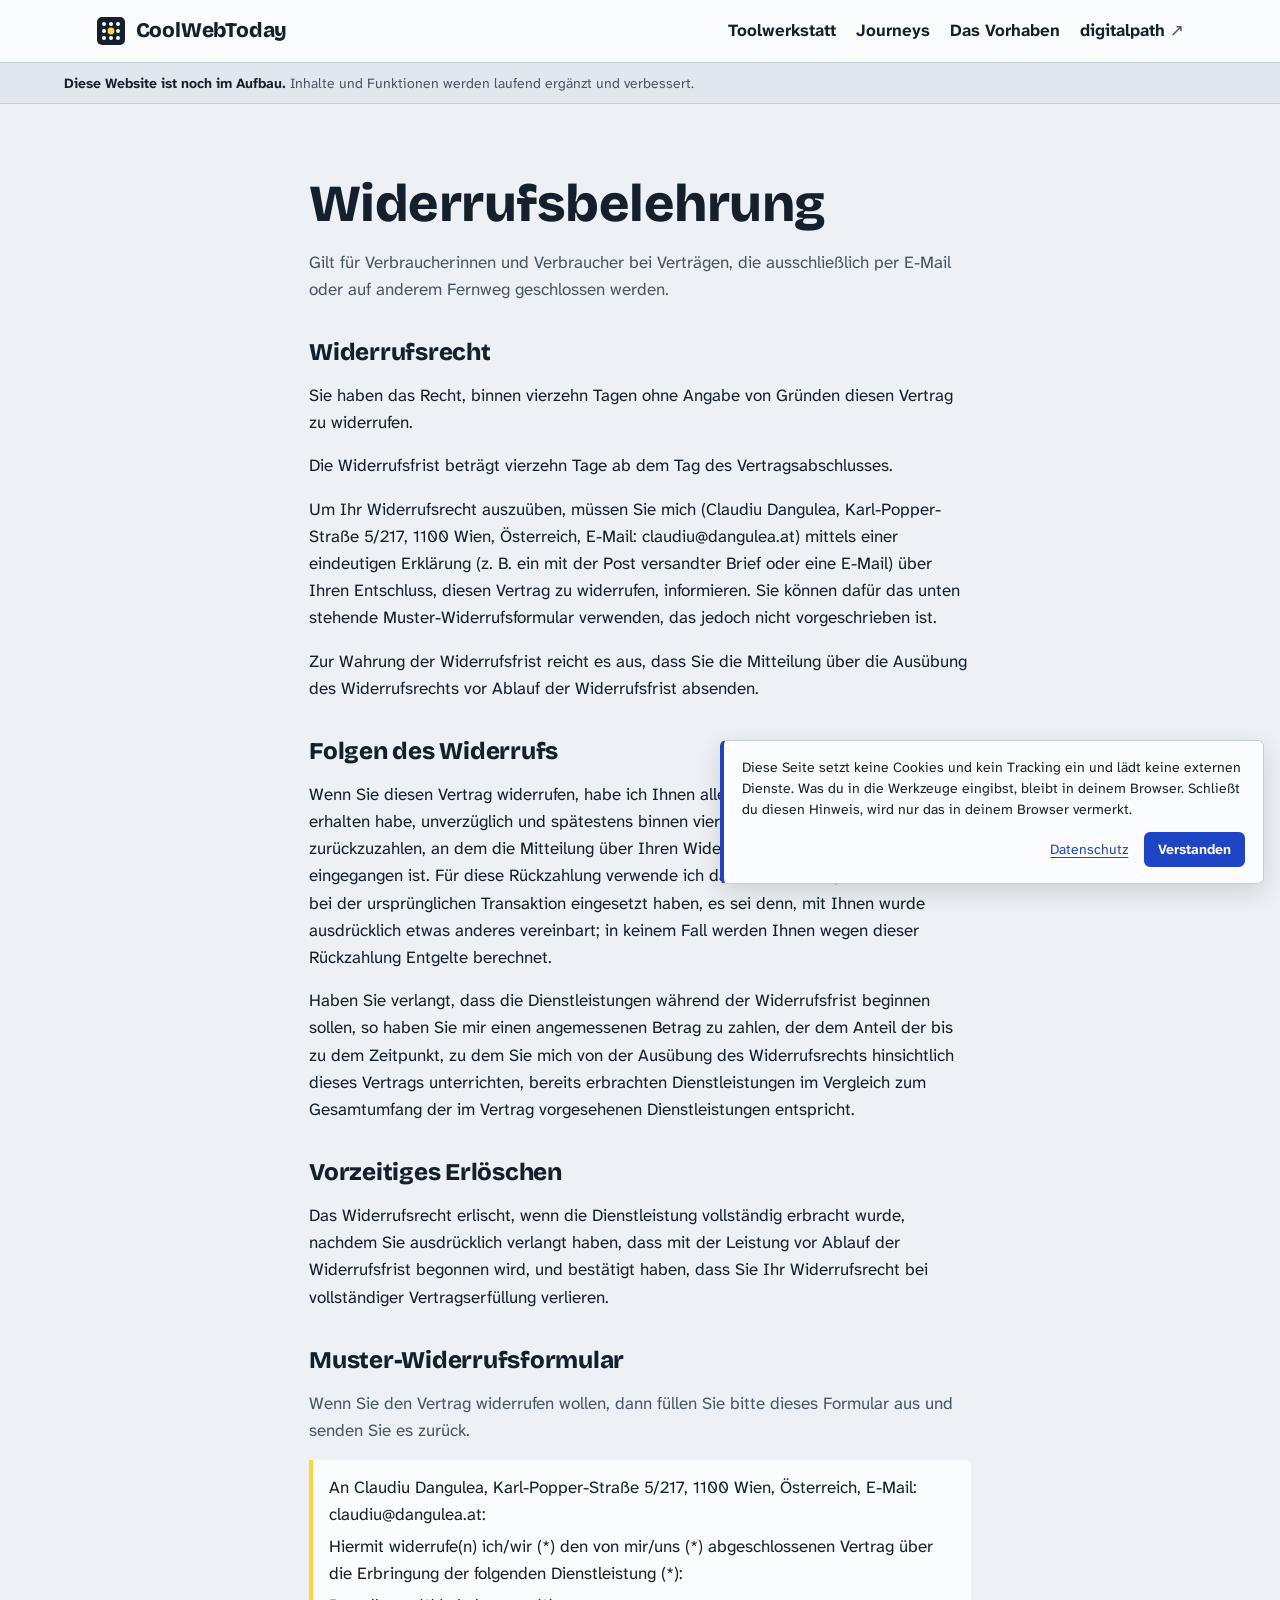
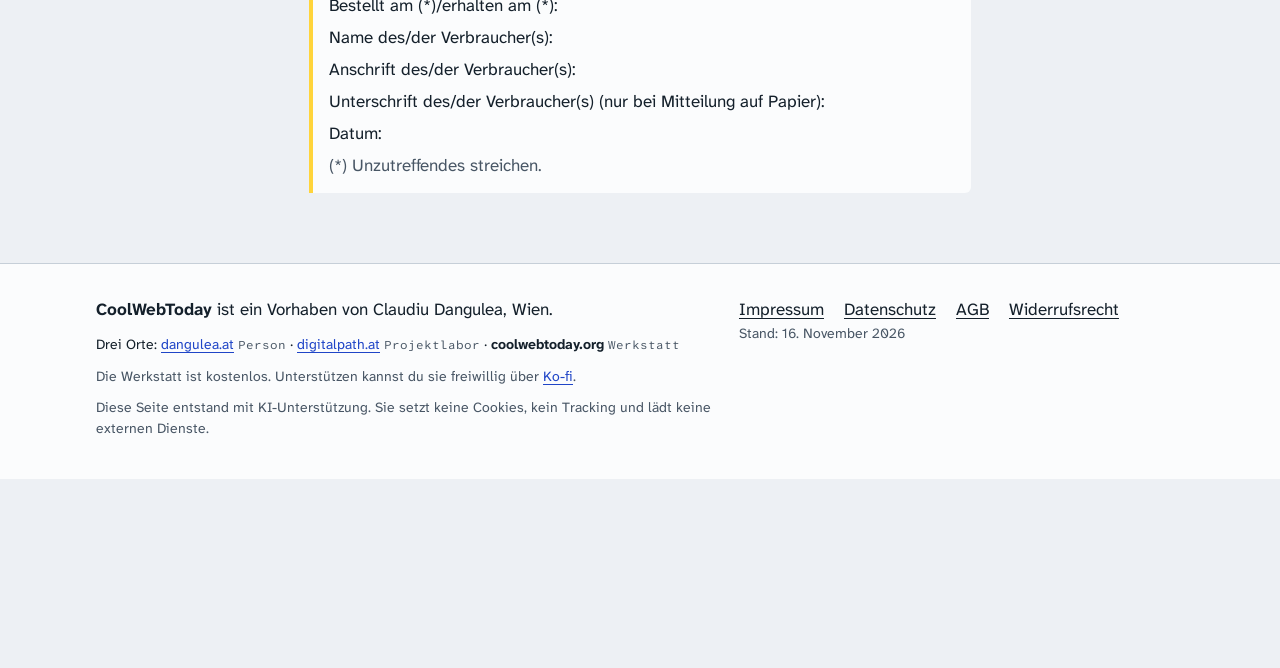
<file: widerruf.html>
<!doctype html>
<html lang="de" data-root="">
<head>
<meta charset="utf-8">
<meta name="viewport" content="width=device-width, initial-scale=1, viewport-fit=cover">
<title>Widerrufsrecht · CoolWebToday</title>
<meta name="robots" content="noindex">
<link rel="stylesheet" href="assets/site.css">
<link rel="icon" href="assets/favicon.svg" type="image/svg+xml">
</head>
<body>
<a class="skip" href="#inhalt">Zum Inhalt</a>
<header class="site-head">
  <div class="wrap">
    <a class="brand" href="index.html">
      <svg class="brand-mark" viewBox="0 0 30 30" aria-hidden="true" focusable="false"><rect class="bm-board" x="1" y="1" width="28" height="28" rx="5"/><g class="bm-holes"><circle cx="8" cy="8" r="2"/><circle cx="15" cy="8" r="2"/><circle cx="22" cy="8" r="2"/><circle cx="8" cy="15" r="2"/><circle cx="22" cy="15" r="2"/><circle cx="8" cy="22" r="2"/><circle cx="15" cy="22" r="2"/><circle cx="22" cy="22" r="2"/></g><circle class="bm-peg" cx="15" cy="15" r="3.4"/></svg>
      CoolWebToday
    </a>
    <nav aria-label="Hauptnavigation">
      <ul class="nav">
        <li><a href="werkstatt.html">Toolwerkstatt</a></li>
        <li><a href="journeys.html">Journeys</a></li>
        <li><a href="index.html#vorhaben">Das Vorhaben</a></li>
        <li><a class="ext" href="https://www.digitalpath.at/#labor" rel="noopener" target="_blank">digitalpath</a></li>
      </ul>
    </nav>
  </div>
</header>
<aside class="site-notice" aria-label="Hinweis zum Entwicklungsstand"><p><strong>Diese Website ist noch im Aufbau.</strong> Inhalte und Funktionen werden laufend ergänzt und verbessert.</p></aside>

<main id="inhalt">
  <section class="section">
    <div class="wrap prose">
      <h1>Widerrufsbelehrung</h1>
      <p class="muted">Gilt für Verbraucherinnen und Verbraucher bei Verträgen, die ausschließlich per E-Mail oder auf anderem Fernweg geschlossen werden.</p>

      <h2>Widerrufsrecht</h2>
      <p>Sie haben das Recht, binnen vierzehn Tagen ohne Angabe von Gründen diesen Vertrag zu widerrufen.</p>
      <p>Die Widerrufsfrist beträgt vierzehn Tage ab dem Tag des Vertragsabschlusses.</p>
      <p>Um Ihr Widerrufsrecht auszuüben, müssen Sie mich (Claudiu Dangulea, Karl-Popper-Straße 5/217, 1100 Wien, Österreich, E-Mail: claudiu@dangulea.at) mittels einer eindeutigen Erklärung (z. B. ein mit der Post versandter Brief oder eine E-Mail) über Ihren Entschluss, diesen Vertrag zu widerrufen, informieren. Sie können dafür das unten stehende Muster-Widerrufsformular verwenden, das jedoch nicht vorgeschrieben ist.</p>
      <p>Zur Wahrung der Widerrufsfrist reicht es aus, dass Sie die Mitteilung über die Ausübung des Widerrufsrechts vor Ablauf der Widerrufsfrist absenden.</p>

      <h2>Folgen des Widerrufs</h2>
      <p>Wenn Sie diesen Vertrag widerrufen, habe ich Ihnen alle Zahlungen, die ich von Ihnen erhalten habe, unverzüglich und spätestens binnen vierzehn Tagen ab dem Tag zurückzuzahlen, an dem die Mitteilung über Ihren Widerruf dieses Vertrags bei mir eingegangen ist. Für diese Rückzahlung verwende ich dasselbe Zahlungsmittel, das Sie bei der ursprünglichen Transaktion eingesetzt haben, es sei denn, mit Ihnen wurde ausdrücklich etwas anderes vereinbart; in keinem Fall werden Ihnen wegen dieser Rückzahlung Entgelte berechnet.</p>
      <p>Haben Sie verlangt, dass die Dienstleistungen während der Widerrufsfrist beginnen sollen, so haben Sie mir einen angemessenen Betrag zu zahlen, der dem Anteil der bis zu dem Zeitpunkt, zu dem Sie mich von der Ausübung des Widerrufsrechts hinsichtlich dieses Vertrags unterrichten, bereits erbrachten Dienstleistungen im Vergleich zum Gesamtumfang der im Vertrag vorgesehenen Dienstleistungen entspricht.</p>

      <h2>Vorzeitiges Erlöschen</h2>
      <p>Das Widerrufsrecht erlischt, wenn die Dienstleistung vollständig erbracht wurde, nachdem Sie ausdrücklich verlangt haben, dass mit der Leistung vor Ablauf der Widerrufsfrist begonnen wird, und bestätigt haben, dass Sie Ihr Widerrufsrecht bei vollständiger Vertragserfüllung verlieren.</p>

      <h2>Muster-Widerrufsformular</h2>
      <p class="muted">Wenn Sie den Vertrag widerrufen wollen, dann füllen Sie bitte dieses Formular aus und senden Sie es zurück.</p>
      <div class="notice">
        <p>An Claudiu Dangulea, Karl-Popper-Straße 5/217, 1100 Wien, Österreich, E-Mail: claudiu@dangulea.at:</p>
        <p>Hiermit widerrufe(n) ich/wir (*) den von mir/uns (*) abgeschlossenen Vertrag über die Erbringung der folgenden Dienstleistung (*):</p>
        <p>Bestellt am (*)/erhalten am (*):</p>
        <p>Name des/der Verbraucher(s):</p>
        <p>Anschrift des/der Verbraucher(s):</p>
        <p>Unterschrift des/der Verbraucher(s) (nur bei Mitteilung auf Papier):</p>
        <p>Datum:</p>
        <p class="muted">(*) Unzutreffendes streichen.</p>
      </div>
    </div>
  </section>
</main>

<footer class="site-foot">
  <div class="wrap">
    <div>
      <p><strong>CoolWebToday</strong> ist ein Vorhaben von Claudiu Dangulea, Wien.</p>
      <p class="orte">Drei Orte: <a href="https://www.dangulea.at" rel="noopener" target="_blank">dangulea.at</a> <span>Person</span> · <a href="https://www.digitalpath.at" rel="noopener" target="_blank">digitalpath.at</a> <span>Projektlabor</span> · <strong>coolwebtoday.org</strong> <span>Werkstatt</span></p>
      <p class="unterstuetzen">Die Werkstatt ist kostenlos. Unterstützen kannst du sie freiwillig über <a class="ext" href="https://ko-fi.com/danguleaclaudiu" rel="noopener" target="_blank">Ko-fi</a>.</p>
      <small>Diese Seite entstand mit KI-Unterstützung. Sie setzt keine Cookies, kein Tracking und lädt keine externen Dienste.</small>
    </div>
    <div>
      <ul class="foot-links">
        <li><a href="impressum.html">Impressum</a></li>
        <li><a href="datenschutz.html">Datenschutz</a></li>
        <li><a href="agb.html">AGB</a></li>
        <li><a href="widerruf.html" aria-current="page">Widerrufsrecht</a></li>
      </ul>
      <small>Stand: <span data-stand>16. November 2026</span></small>
    </div>
  </div>
</footer>
<script src="assets/site.js"></script>
</body>
</html>
</file>
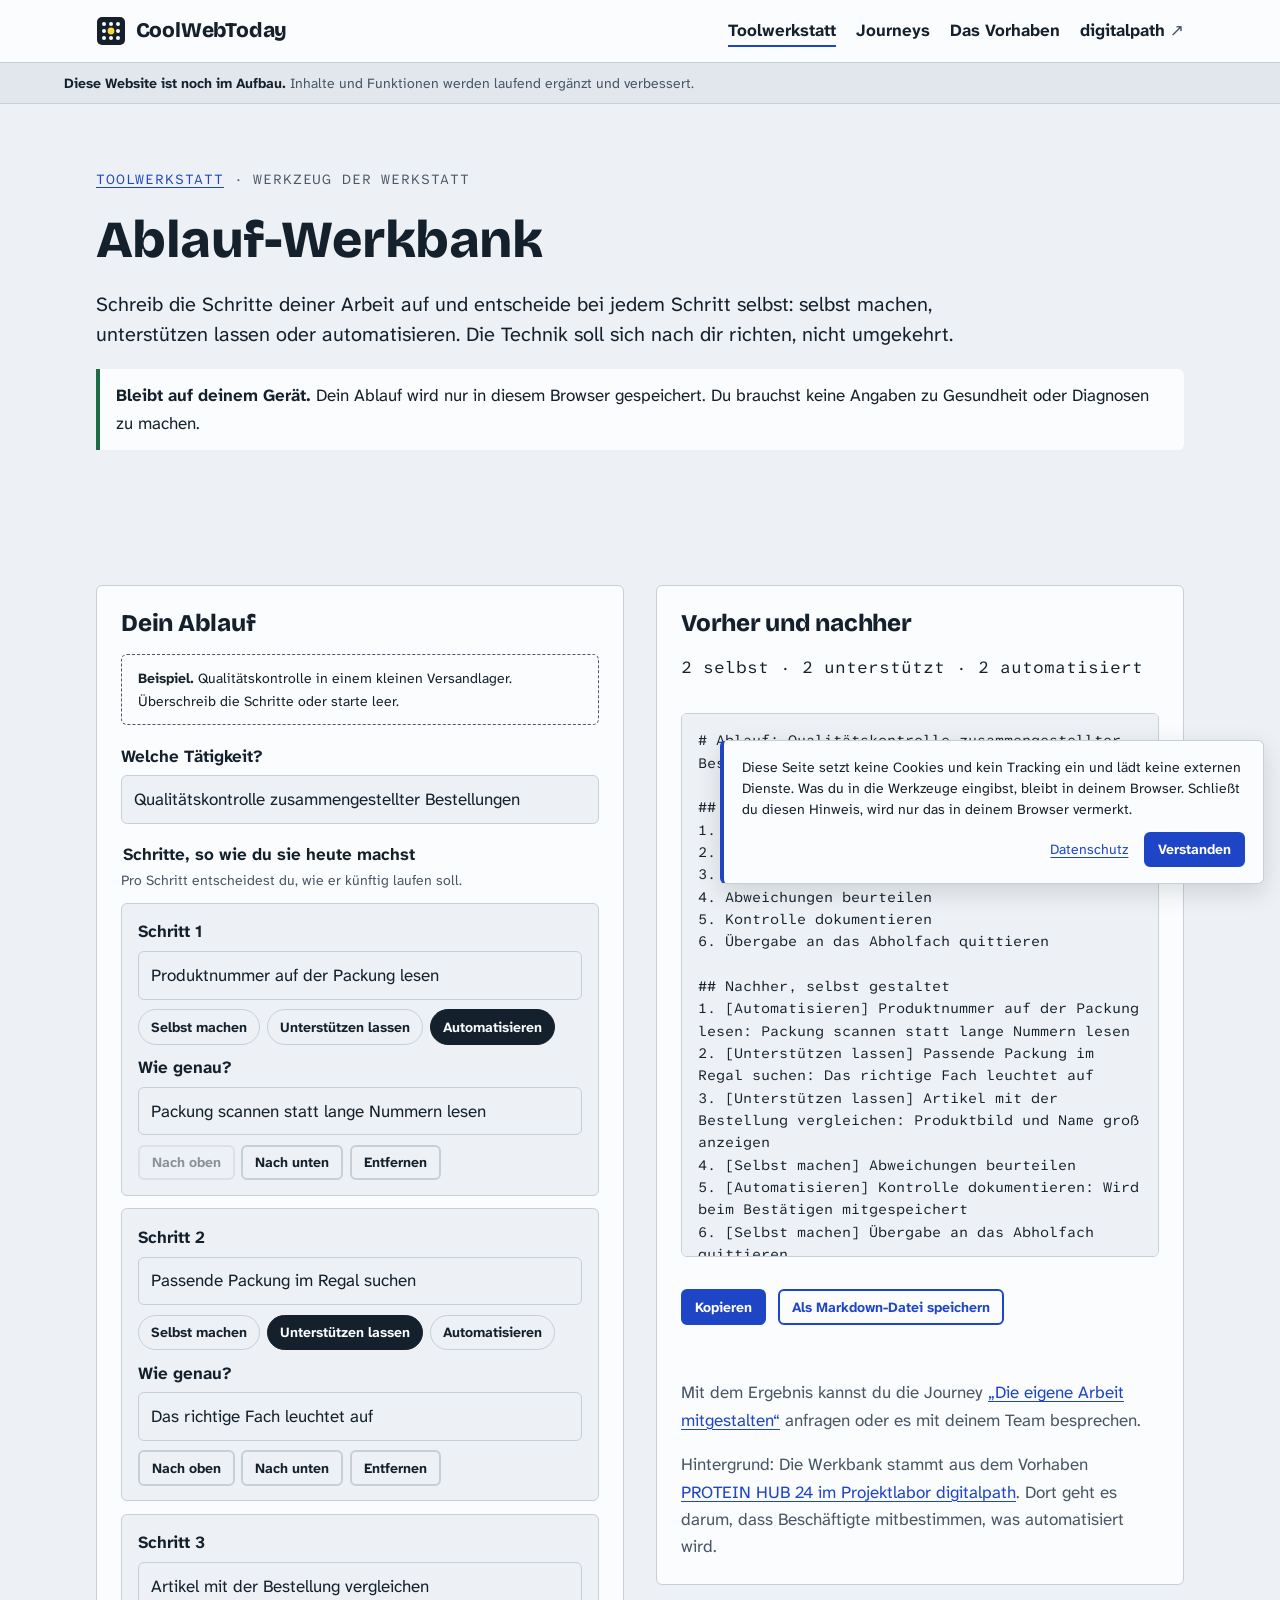
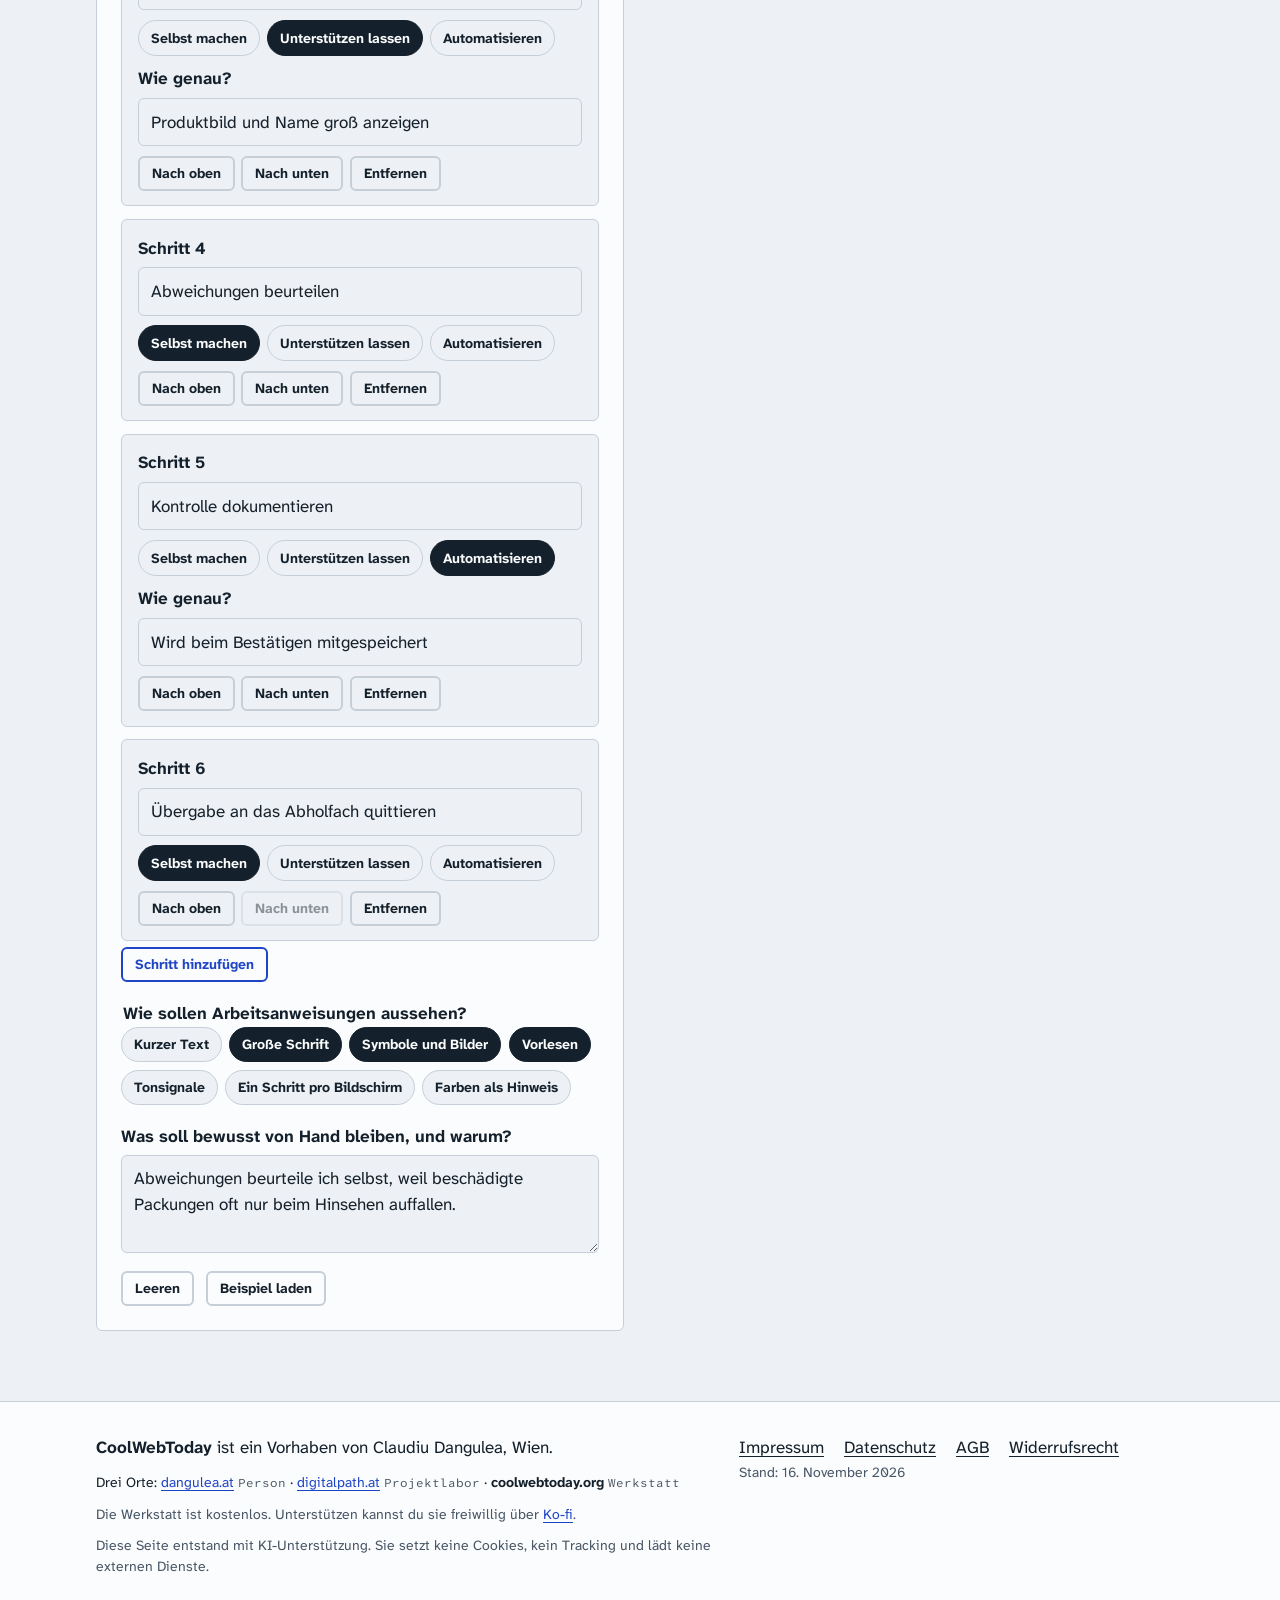
<file: werkzeuge/ablauf.html>
<!doctype html>
<html lang="de" data-root="../">
<head>
<meta charset="utf-8">
<meta name="viewport" content="width=device-width, initial-scale=1, viewport-fit=cover">
<title>Ablauf-Werkbank · CoolWebToday</title>
<link rel="canonical" href="https://www.coolwebtoday.org/werkzeuge/ablauf.html">
<meta property="og:type" content="website">
<meta property="og:title" content="Ablauf-Werkbank · CoolWebToday">
<meta property="og:description" content="Schreib deine Arbeitsschritte auf und entscheide bei jedem Schritt selbst: selbst machen, unterstützen lassen oder automatisieren. Läuft nur in deinem Browser.">
<meta property="og:url" content="https://www.coolwebtoday.org/werkzeuge/ablauf.html">
<meta property="og:site_name" content="CoolWebToday">
<meta property="og:locale" content="de_AT">
<meta property="og:image" content="https://www.coolwebtoday.org/assets/og-coolwebtoday-v2.png">
<meta property="og:image:width" content="1200">
<meta property="og:image:height" content="630">
<meta property="og:image:alt" content="CoolWebToday – Digitale Werkzeuge ausprobieren. Ohne Druck, ohne Bewertung.">
<meta name="twitter:card" content="summary_large_image">
<meta name="description" content="Schreib deine Arbeitsschritte auf und entscheide bei jedem Schritt selbst: selbst machen, unterstützen lassen oder automatisieren. Läuft nur in deinem Browser.">
<link rel="stylesheet" href="../assets/site.css">
<link rel="icon" href="../assets/favicon.svg" type="image/svg+xml">
</head>
<body>
<a class="skip" href="#inhalt">Zum Inhalt</a>
<header class="site-head">
  <div class="wrap">
    <a class="brand" href="../index.html">
      <svg class="brand-mark" viewBox="0 0 30 30" aria-hidden="true" focusable="false"><rect class="bm-board" x="1" y="1" width="28" height="28" rx="5"/><g class="bm-holes"><circle cx="8" cy="8" r="2"/><circle cx="15" cy="8" r="2"/><circle cx="22" cy="8" r="2"/><circle cx="8" cy="15" r="2"/><circle cx="22" cy="15" r="2"/><circle cx="8" cy="22" r="2"/><circle cx="15" cy="22" r="2"/><circle cx="22" cy="22" r="2"/></g><circle class="bm-peg" cx="15" cy="15" r="3.4"/></svg>
      CoolWebToday
    </a>
    <nav aria-label="Hauptnavigation">
      <ul class="nav">
        <li><a href="../werkstatt.html" aria-current="page">Toolwerkstatt</a></li>
        <li><a href="../journeys.html">Journeys</a></li>
        <li><a href="../index.html#vorhaben">Das Vorhaben</a></li>
        <li><a class="ext" href="https://www.digitalpath.at/#labor" rel="noopener" target="_blank">digitalpath</a></li>
      </ul>
    </nav>
  </div>
</header>
<aside class="site-notice" aria-label="Hinweis zum Entwicklungsstand"><p><strong>Diese Website ist noch im Aufbau.</strong> Inhalte und Funktionen werden laufend ergänzt und verbessert.</p></aside>

<main id="inhalt">
  <section class="hero">
    <div class="wrap">
      <div class="hero-text">
        <p class="eyebrow"><a href="../werkstatt.html">Toolwerkstatt</a> · Werkzeug der Werkstatt</p>
        <h1>Ablauf-Werkbank</h1>
        <p class="lead">Schreib die Schritte deiner Arbeit auf und entscheide bei jedem Schritt selbst: selbst machen, unterstützen lassen oder automatisieren. Die Technik soll sich nach dir richten, nicht umgekehrt.</p>
        <div class="notice local"><p><strong>Bleibt auf deinem Gerät.</strong> Dein Ablauf wird nur in diesem Browser gespeichert. Du brauchst keine Angaben zu Gesundheit oder Diagnosen zu machen.</p></div>
      </div>
    </div>
  </section>

  <section class="section">
    <div class="wrap tool-page">
      <form class="panel" id="form" aria-labelledby="form-titel">
        <h2 id="form-titel">Dein Ablauf</h2>
        <p class="draft-banner" id="beispiel-hinweis" hidden><strong>Beispiel.</strong> Qualitätskontrolle in einem kleinen Versandlager. Überschreib die Schritte oder starte leer.</p>
        <div class="field">
          <label for="titel">Welche Tätigkeit?</label>
          <input id="titel" type="text" autocomplete="off">
        </div>

        <fieldset class="field" style="border:0;padding:0;margin:0">
          <legend class="label">Schritte, so wie du sie heute machst</legend>
          <span class="help">Pro Schritt entscheidest du, wie er künftig laufen soll.</span>
          <ol class="steps" id="schritte"></ol>
          <div class="btn-row"><button class="btn ghost small" type="button" id="schritt-neu">Schritt hinzufügen</button></div>
        </fieldset>

        <fieldset class="field" style="border:0;padding:0;margin:0">
          <legend class="label">Wie sollen Arbeitsanweisungen aussehen?</legend>
          <div class="check-grid chips" id="darstellung"></div>
        </fieldset>

        <div class="field">
          <label for="grenzen">Was soll bewusst von Hand bleiben, und warum?</label>
          <textarea id="grenzen" rows="3"></textarea>
        </div>

        <div class="btn-row">
          <button class="btn quiet small" type="button" id="leeren">Leeren</button>
          <button class="btn quiet small" type="button" id="beispiel">Beispiel laden</button>
        </div>
        <div class="confirm" id="leeren-bestaetigen" hidden>
          <span>Alle Schritte und Angaben löschen?</span>
          <button class="btn small" type="button" id="leeren-ja">Ja, leeren</button>
          <button class="btn quiet small" type="button" id="leeren-nein">Abbrechen</button>
        </div>
      </form>

      <div class="panel" aria-labelledby="out-titel">
        <h2 id="out-titel">Vorher und nachher</h2>
        <p class="result-count" id="bilanz" aria-live="polite"></p>
        <pre class="output" id="ausgabe" tabindex="0" aria-label="Ablauf als Markdown"></pre>
        <div class="btn-row">
          <button class="btn small" type="button" id="kopieren">Kopieren</button>
          <button class="btn ghost small" type="button" id="speichern">Als Markdown-Datei speichern</button>
        </div>
        <p class="feedback" id="feedback" aria-live="polite"></p>
        <p class="muted">Mit dem Ergebnis kannst du die Journey <a href="../journeys.html#journey-arbeit-mitgestalten">„Die eigene Arbeit mitgestalten“</a> anfragen oder es mit deinem Team besprechen.</p>
        <p class="muted">Hintergrund: Die Werkbank stammt aus dem Vorhaben <a href="https://www.digitalpath.at/#protein-hub-24" rel="noopener" target="_blank">PROTEIN HUB 24 im Projektlabor digitalpath</a>. Dort geht es darum, dass Beschäftigte mitbestimmen, was automatisiert wird.</p>
      </div>
    </div>
  </section>
</main>

<footer class="site-foot">
  <div class="wrap">
    <div>
      <p><strong>CoolWebToday</strong> ist ein Vorhaben von Claudiu Dangulea, Wien.</p>
      <p class="orte">Drei Orte: <a href="https://www.dangulea.at" rel="noopener" target="_blank">dangulea.at</a> <span>Person</span> · <a href="https://www.digitalpath.at" rel="noopener" target="_blank">digitalpath.at</a> <span>Projektlabor</span> · <strong>coolwebtoday.org</strong> <span>Werkstatt</span></p>
      <p class="unterstuetzen">Die Werkstatt ist kostenlos. Unterstützen kannst du sie freiwillig über <a class="ext" href="https://ko-fi.com/danguleaclaudiu" rel="noopener" target="_blank">Ko-fi</a>.</p>
      <small>Diese Seite entstand mit KI-Unterstützung. Sie setzt keine Cookies, kein Tracking und lädt keine externen Dienste.</small>
    </div>
    <div>
      <ul class="foot-links">
        <li><a href="../impressum.html">Impressum</a></li>
        <li><a href="../datenschutz.html">Datenschutz</a></li>
        <li><a href="../agb.html">AGB</a></li>
        <li><a href="../widerruf.html">Widerrufsrecht</a></li>
      </ul>
      <small>Stand: <span data-stand>16. November 2026</span></small>
    </div>
  </div>
</footer>

<script src="../assets/site.js"></script>
<script>
(function () {
  "use strict";
  var KEY = "cwt.ablauf.v1";
  var $ = function (id) { return document.getElementById(id); };
  var esc = CWT.esc;
  var MODI = [
    { id: "selbst", label: "Selbst machen" },
    { id: "unterstuetzt", label: "Unterstützen lassen" },
    { id: "automatisch", label: "Automatisieren" }
  ];
  var DARSTELLUNG = ["Kurzer Text", "Große Schrift", "Symbole und Bilder", "Vorlesen", "Tonsignale", "Ein Schritt pro Bildschirm", "Farben als Hinweis"];
  var BEISPIEL = {
    titel: "Qualitätskontrolle zusammengestellter Bestellungen",
    schritte: [
      { text: "Produktnummer auf der Packung lesen", modus: "automatisch", wie: "Packung scannen statt lange Nummern lesen" },
      { text: "Passende Packung im Regal suchen", modus: "unterstuetzt", wie: "Das richtige Fach leuchtet auf" },
      { text: "Artikel mit der Bestellung vergleichen", modus: "unterstuetzt", wie: "Produktbild und Name groß anzeigen" },
      { text: "Abweichungen beurteilen", modus: "selbst", wie: "" },
      { text: "Kontrolle dokumentieren", modus: "automatisch", wie: "Wird beim Bestätigen mitgespeichert" },
      { text: "Übergabe an das Abholfach quittieren", modus: "selbst", wie: "" }
    ],
    darstellung: ["Große Schrift", "Symbole und Bilder", "Vorlesen"],
    grenzen: "Abweichungen beurteile ich selbst, weil beschädigte Packungen oft nur beim Hinsehen auffallen.",
    beispiel: true
  };
  var state = null;

  function stepRow(s, i, n) {
    var name = "modus-" + i;
    var radios = MODI.map(function (m) {
      var id = name + "-" + m.id;
      return '<input class="chip-input" type="radio" name="' + name + '" id="' + id + '" value="' + m.id + '"' + (s.modus === m.id ? " checked" : "") + '>' +
        '<label class="chip-label" for="' + id + '">' + m.label + '</label>';
    }).join("");
    return '<li class="step" data-i="' + i + '">' +
      '<div class="field"><label for="s-text-' + i + '">Schritt ' + (i + 1) + '</label>' +
      '<input id="s-text-' + i + '" data-k="text" type="text" value="' + esc(s.text) + '" autocomplete="off"></div>' +
      '<fieldset class="step-mode"><legend class="sr-only">Wie soll Schritt ' + (i + 1) + ' künftig laufen?</legend><div class="chips">' + radios + '</div></fieldset>' +
      '<div class="field"' + (s.modus === "selbst" ? ' hidden' : '') + '><label for="s-wie-' + i + '">Wie genau?</label>' +
      '<input id="s-wie-' + i + '" data-k="wie" type="text" value="' + esc(s.wie || "") + '" autocomplete="off" placeholder="z. B. scannen, vorlesen, Fach leuchtet auf"></div>' +
      '<div class="btn-row step-tools">' +
        '<button class="btn quiet small" type="button" data-act="hoch"' + (i === 0 ? " disabled" : "") + '>Nach oben</button>' +
        '<button class="btn quiet small" type="button" data-act="runter"' + (i === n - 1 ? " disabled" : "") + '>Nach unten</button>' +
        '<button class="btn quiet small" type="button" data-act="weg">Entfernen</button>' +
      '</div></li>';
  }

  function render() {
    var n = state.schritte.length;
    $("schritte").innerHTML = state.schritte.map(function (s, i) { return stepRow(s, i, n); }).join("");
    $("titel").value = state.titel || "";
    $("grenzen").value = state.grenzen || "";
    document.querySelectorAll("#darstellung input").forEach(function (c) { c.checked = (state.darstellung || []).indexOf(c.value) !== -1; });
    $("beispiel-hinweis").hidden = !state.beispiel;
    output();
  }

  function label(id) { for (var i = 0; i < MODI.length; i++) if (MODI[i].id === id) return MODI[i].label; return ""; }

  function output() {
    var s = state.schritte.filter(function (x) { return (x.text || "").trim(); });
    var count = { selbst: 0, unterstuetzt: 0, automatisch: 0 };
    s.forEach(function (x) { if (count[x.modus] !== undefined) count[x.modus]++; });
    $("bilanz").textContent = s.length ? (count.selbst + " selbst · " + count.unterstuetzt + " unterstützt · " + count.automatisch + " automatisiert") : "Noch keine Schritte.";
    var L = [];
    L.push("# Ablauf: " + ((state.titel || "").trim() || "ohne Titel"));
    L.push("");
    L.push("## Vorher");
    s.forEach(function (x, i) { L.push((i + 1) + ". " + x.text.trim()); });
    L.push("");
    L.push("## Nachher, selbst gestaltet");
    s.forEach(function (x, i) {
      var wie = (x.modus !== "selbst" && (x.wie || "").trim()) ? ": " + x.wie.trim() : "";
      L.push((i + 1) + ". [" + label(x.modus) + "] " + x.text.trim() + wie);
    });
    if ((state.darstellung || []).length) { L.push(""); L.push("## Darstellung der Arbeitsanweisungen"); L.push(state.darstellung.join(", ")); }
    if ((state.grenzen || "").trim()) { L.push(""); L.push("## Bewusst von Hand"); L.push(state.grenzen.trim()); }
    L.push("");
    L.push("_Erstellt mit der Ablauf-Werkbank von CoolWebToday am " + new Date().toLocaleDateString("de-AT") + ". Enthält keine Leistungs- oder Gesundheitsdaten._");
    $("ausgabe").textContent = L.join("\n");
  }

  function save() { state.beispiel = false; $("beispiel-hinweis").hidden = true; CWT.store.set(KEY, state); }
  function clone(o) { return JSON.parse(JSON.stringify(o)); }

  $("darstellung").innerHTML = DARSTELLUNG.map(function (d, i) {
    return '<input class="chip-input" type="checkbox" id="d-' + i + '" value="' + esc(d) + '"><label class="chip-label" for="d-' + i + '">' + esc(d) + '</label>';
  }).join("");

  state = CWT.store.get(KEY, null) || clone(BEISPIEL);
  render();

  $("schritte").addEventListener("input", function (e) {
    var li = e.target.closest(".step"); if (!li) return;
    var i = +li.getAttribute("data-i"); var k = e.target.getAttribute("data-k");
    if (k) { state.schritte[i][k] = e.target.value; save(); output(); }
  });
  $("schritte").addEventListener("change", function (e) {
    var li = e.target.closest(".step"); if (!li || e.target.type !== "radio") return;
    var i = +li.getAttribute("data-i");
    state.schritte[i].modus = e.target.value; save();
    var wie = li.querySelector('[data-k="wie"]').closest(".field");
    wie.hidden = e.target.value === "selbst";
    output();
  });
  $("schritte").addEventListener("click", function (e) {
    var b = e.target.closest("[data-act]"); if (!b) return;
    var i = +b.closest(".step").getAttribute("data-i"); var a = b.getAttribute("data-act"); var S = state.schritte;
    if (a === "weg") S.splice(i, 1);
    if (a === "hoch" && i > 0) S.splice(i - 1, 0, S.splice(i, 1)[0]);
    if (a === "runter" && i < S.length - 1) S.splice(i + 1, 0, S.splice(i, 1)[0]);
    save(); render();
  });
  $("schritt-neu").addEventListener("click", function () {
    state.schritte.push({ text: "", modus: "selbst", wie: "" }); save(); render();
    var last = document.getElementById("s-text-" + (state.schritte.length - 1)); if (last) last.focus();
  });
  $("titel").addEventListener("input", function () { state.titel = $("titel").value; save(); output(); });
  $("grenzen").addEventListener("input", function () { state.grenzen = $("grenzen").value; save(); output(); });
  $("darstellung").addEventListener("change", function () {
    state.darstellung = Array.prototype.map.call(document.querySelectorAll("#darstellung input:checked"), function (c) { return c.value; });
    save(); output();
  });
  $("form").addEventListener("submit", function (e) { e.preventDefault(); });
  $("beispiel").addEventListener("click", function () { state = clone(BEISPIEL); CWT.store.remove(KEY); render(); });
  $("leeren").addEventListener("click", function () { $("leeren-bestaetigen").hidden = false; $("leeren-ja").focus(); });
  $("leeren-nein").addEventListener("click", function () { $("leeren-bestaetigen").hidden = true; });
  $("leeren-ja").addEventListener("click", function () {
    state = { titel: "", schritte: [{ text: "", modus: "selbst", wie: "" }], darstellung: [], grenzen: "", beispiel: false };
    CWT.store.remove(KEY); render(); $("leeren-bestaetigen").hidden = true; $("feedback").textContent = "Ablauf geleert."; $("titel").focus();
  });
  $("kopieren").addEventListener("click", function () { CWT.copy($("ausgabe").textContent, $("feedback"), $("ausgabe")); });
  $("speichern").addEventListener("click", function () {
    CWT.download("ablauf-" + CWT.slug(state.titel) + ".md", $("ausgabe").textContent, "text/markdown", $("feedback"));
  });
})();
</script>
</body>
</html>
</file>
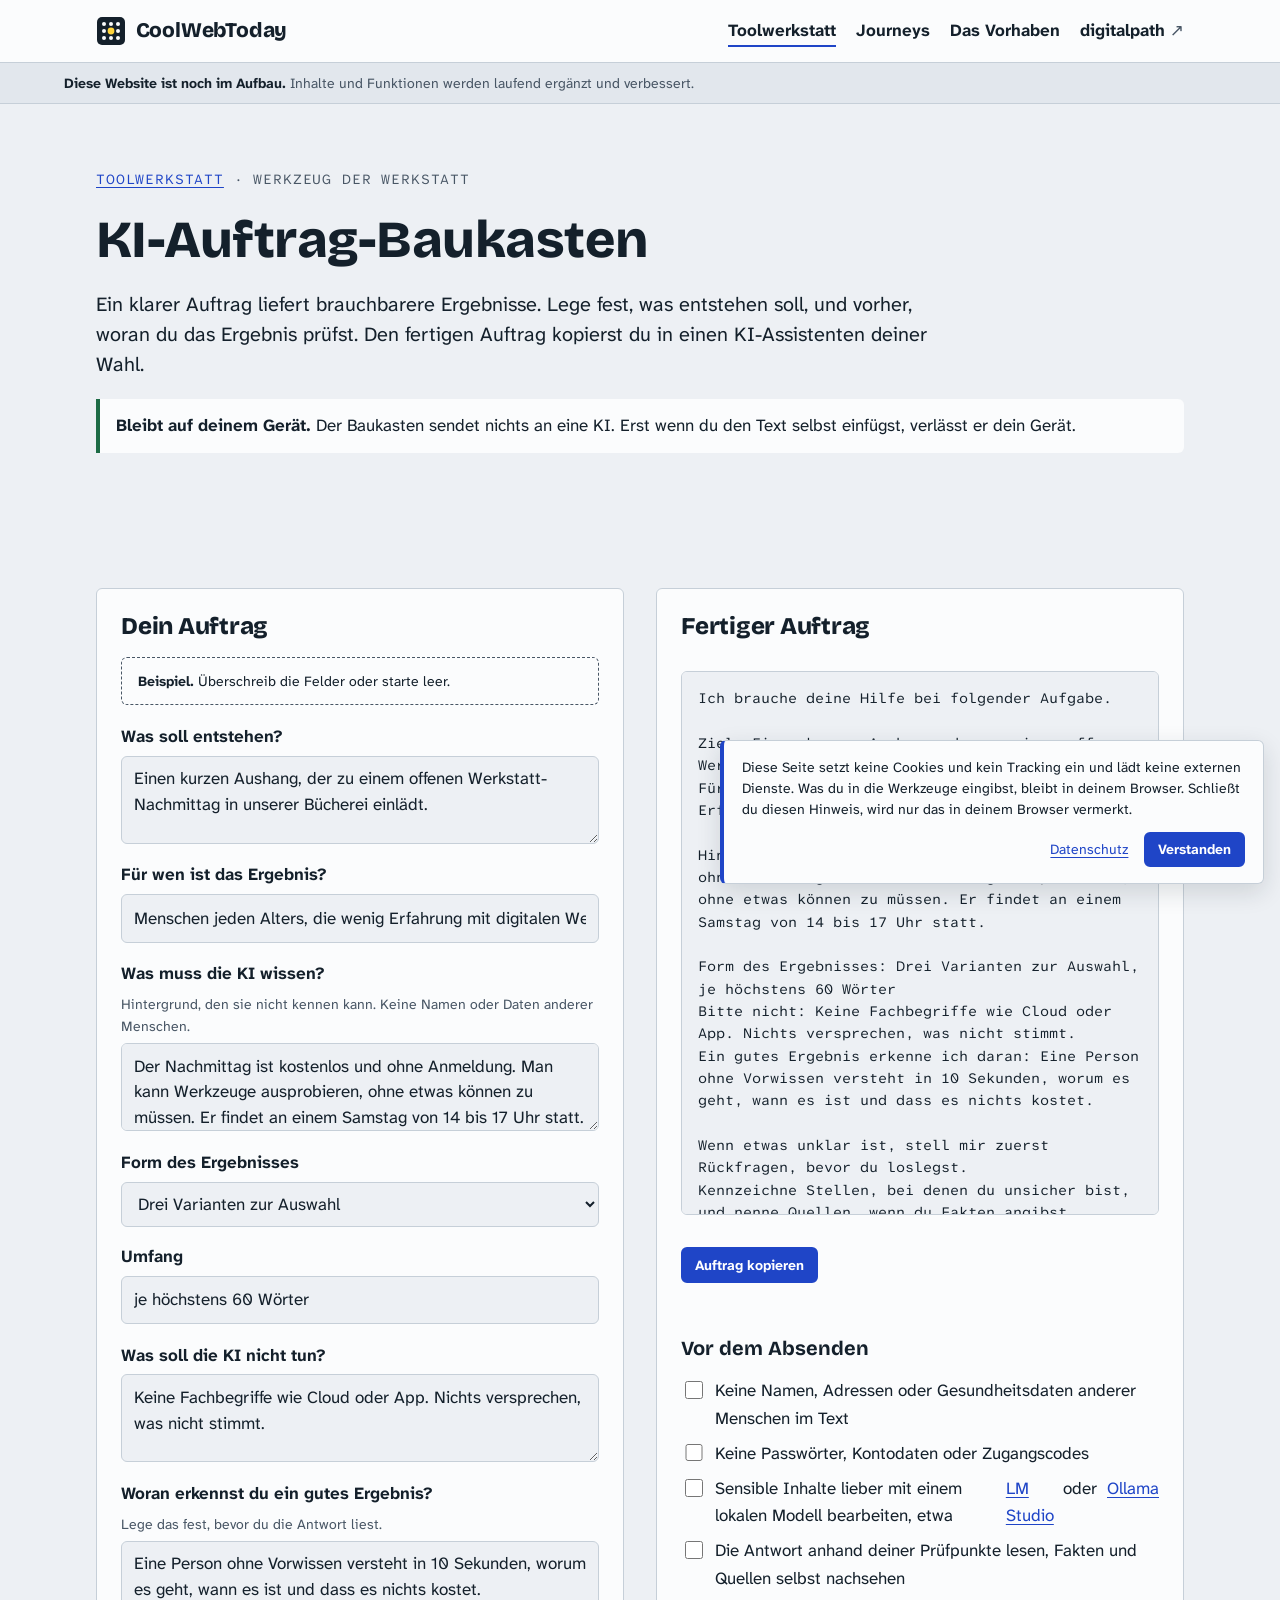
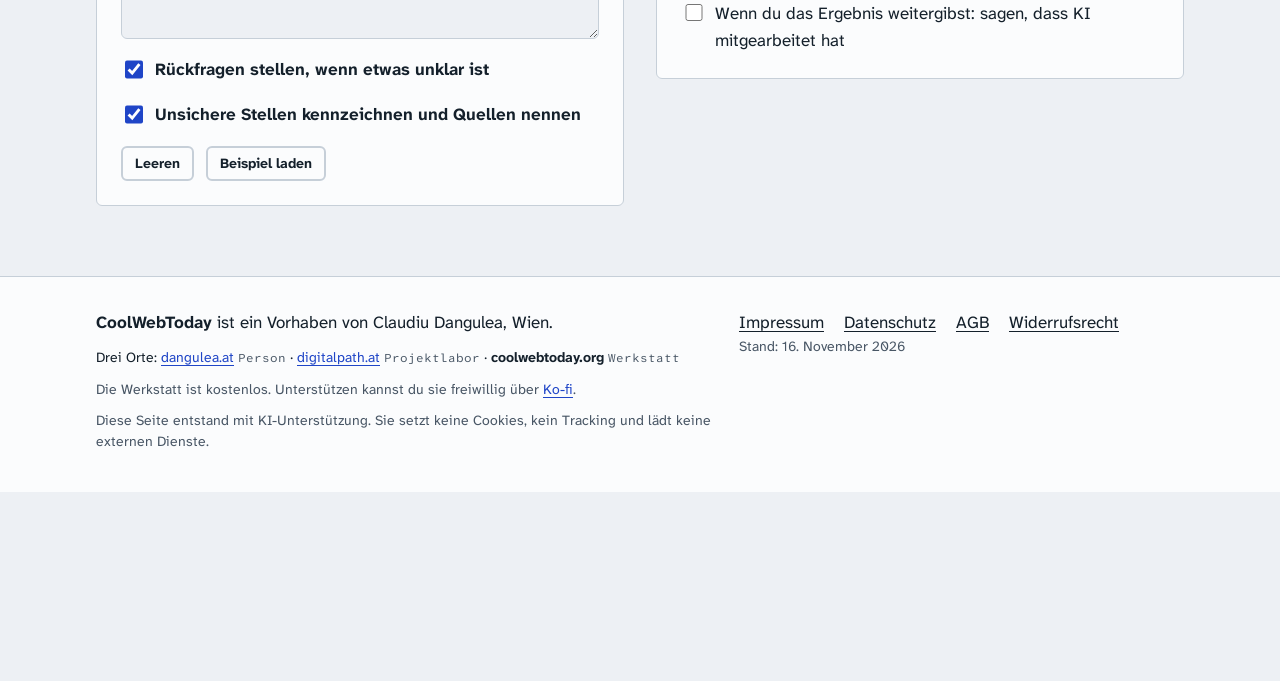
<file: werkzeuge/ki-auftrag.html>
<!doctype html>
<html lang="de" data-root="../">
<head>
<meta charset="utf-8">
<meta name="viewport" content="width=device-width, initial-scale=1, viewport-fit=cover">
<title>KI-Auftrag-Baukasten · CoolWebToday</title>
<link rel="canonical" href="https://www.coolwebtoday.org/werkzeuge/ki-auftrag.html">
<meta property="og:type" content="website">
<meta property="og:title" content="KI-Auftrag-Baukasten · CoolWebToday">
<meta property="og:description" content="Formuliere einen klaren Auftrag an einen KI-Assistenten und lege vorher fest, woran du das Ergebnis prüfst. Läuft nur in deinem Browser.">
<meta property="og:url" content="https://www.coolwebtoday.org/werkzeuge/ki-auftrag.html">
<meta property="og:site_name" content="CoolWebToday">
<meta property="og:locale" content="de_AT">
<meta property="og:image" content="https://www.coolwebtoday.org/assets/og-coolwebtoday-v2.png">
<meta property="og:image:width" content="1200">
<meta property="og:image:height" content="630">
<meta property="og:image:alt" content="CoolWebToday – Digitale Werkzeuge ausprobieren. Ohne Druck, ohne Bewertung.">
<meta name="twitter:card" content="summary_large_image">
<meta name="description" content="Formuliere einen klaren Auftrag an einen KI-Assistenten und lege vorher fest, woran du das Ergebnis prüfst. Läuft nur in deinem Browser.">
<link rel="stylesheet" href="../assets/site.css">
<link rel="icon" href="../assets/favicon.svg" type="image/svg+xml">
</head>
<body>
<a class="skip" href="#inhalt">Zum Inhalt</a>
<header class="site-head">
  <div class="wrap">
    <a class="brand" href="../index.html">
      <svg class="brand-mark" viewBox="0 0 30 30" aria-hidden="true" focusable="false"><rect class="bm-board" x="1" y="1" width="28" height="28" rx="5"/><g class="bm-holes"><circle cx="8" cy="8" r="2"/><circle cx="15" cy="8" r="2"/><circle cx="22" cy="8" r="2"/><circle cx="8" cy="15" r="2"/><circle cx="22" cy="15" r="2"/><circle cx="8" cy="22" r="2"/><circle cx="15" cy="22" r="2"/><circle cx="22" cy="22" r="2"/></g><circle class="bm-peg" cx="15" cy="15" r="3.4"/></svg>
      CoolWebToday
    </a>
    <nav aria-label="Hauptnavigation">
      <ul class="nav">
        <li><a href="../werkstatt.html" aria-current="page">Toolwerkstatt</a></li>
        <li><a href="../journeys.html">Journeys</a></li>
        <li><a href="../index.html#vorhaben">Das Vorhaben</a></li>
        <li><a class="ext" href="https://www.digitalpath.at/#labor" rel="noopener" target="_blank">digitalpath</a></li>
      </ul>
    </nav>
  </div>
</header>
<aside class="site-notice" aria-label="Hinweis zum Entwicklungsstand"><p><strong>Diese Website ist noch im Aufbau.</strong> Inhalte und Funktionen werden laufend ergänzt und verbessert.</p></aside>

<main id="inhalt">
  <section class="hero">
    <div class="wrap">
      <div class="hero-text">
        <p class="eyebrow"><a href="../werkstatt.html">Toolwerkstatt</a> · Werkzeug der Werkstatt</p>
        <h1>KI-Auftrag-Baukasten</h1>
        <p class="lead">Ein klarer Auftrag liefert brauchbarere Ergebnisse. Lege fest, was entstehen soll, und vorher, woran du das Ergebnis prüfst. Den fertigen Auftrag kopierst du in einen KI-Assistenten deiner Wahl.</p>
        <div class="notice local"><p><strong>Bleibt auf deinem Gerät.</strong> Der Baukasten sendet nichts an eine KI. Erst wenn du den Text selbst einfügst, verlässt er dein Gerät.</p></div>
      </div>
    </div>
  </section>

  <section class="section">
    <div class="wrap tool-page">
      <form class="panel" id="form" aria-labelledby="form-titel">
        <h2 id="form-titel">Dein Auftrag</h2>
        <p class="draft-banner" id="beispiel-hinweis" hidden><strong>Beispiel.</strong> Überschreib die Felder oder starte leer.</p>
        <div class="field">
          <label for="ziel">Was soll entstehen?</label>
          <textarea id="ziel" rows="2"></textarea>
        </div>
        <div class="field">
          <label for="fuer">Für wen ist das Ergebnis?</label>
          <input id="fuer" type="text" autocomplete="off">
        </div>
        <div class="field">
          <label for="kontext">Was muss die KI wissen?</label>
          <span class="help" id="kontext-help">Hintergrund, den sie nicht kennen kann. Keine Namen oder Daten anderer Menschen.</span>
          <textarea id="kontext" aria-describedby="kontext-help"></textarea>
        </div>
        <div class="filter-grid">
          <div class="field">
            <label for="form-art">Form des Ergebnisses</label>
            <select id="form-art">
              <option>Fließtext</option>
              <option>Stichpunkte</option>
              <option>Tabelle</option>
              <option>Schritt-für-Schritt-Anleitung</option>
              <option>E-Mail-Entwurf</option>
              <option>Drei Varianten zur Auswahl</option>
            </select>
          </div>
          <div class="field">
            <label for="umfang">Umfang</label>
            <input id="umfang" type="text" placeholder="z. B. höchstens 120 Wörter" autocomplete="off">
          </div>
        </div>
        <div class="field">
          <label for="grenzen">Was soll die KI nicht tun?</label>
          <textarea id="grenzen" rows="2"></textarea>
        </div>
        <div class="field">
          <label for="pruefung">Woran erkennst du ein gutes Ergebnis?</label>
          <span class="help" id="pruefung-help">Lege das fest, bevor du die Antwort liest.</span>
          <textarea id="pruefung" rows="3" aria-describedby="pruefung-help"></textarea>
        </div>
        <label class="toggle"><input type="checkbox" id="rueckfragen" checked> Rückfragen stellen, wenn etwas unklar ist</label>
        <label class="toggle"><input type="checkbox" id="unsicher" checked> Unsichere Stellen kennzeichnen und Quellen nennen</label>
        <div class="btn-row">
          <button class="btn quiet small" type="button" id="leeren">Leeren</button>
          <button class="btn quiet small" type="button" id="beispiel">Beispiel laden</button>
        </div>
      </form>

      <div class="panel" aria-labelledby="out-titel">
        <h2 id="out-titel">Fertiger Auftrag</h2>
        <pre class="output" id="ausgabe" tabindex="0" aria-label="Fertiger Auftrag zum Kopieren"></pre>
        <div class="btn-row">
          <button class="btn small" type="button" id="kopieren">Auftrag kopieren</button>
        </div>
        <p class="feedback" id="feedback" aria-live="polite"></p>
        <h3>Vor dem Absenden</h3>
        <ul class="checklist">
          <li><label><input type="checkbox"> Keine Namen, Adressen oder Gesundheitsdaten anderer Menschen im Text</label></li>
          <li><label><input type="checkbox"> Keine Passwörter, Kontodaten oder Zugangscodes</label></li>
          <li><label><input type="checkbox"> Sensible Inhalte lieber mit einem lokalen Modell bearbeiten, etwa <a href="../werkstatt.html#tool-lm-studio">LM Studio</a> oder <a href="../werkstatt.html#tool-ollama">Ollama</a></label></li>
          <li><label><input type="checkbox"> Die Antwort anhand deiner Prüfpunkte lesen, Fakten und Quellen selbst nachsehen</label></li>
          <li><label><input type="checkbox"> Wenn du das Ergebnis weitergibst: sagen, dass KI mitgearbeitet hat</label></li>
        </ul>
      </div>
    </div>
  </section>
</main>

<footer class="site-foot">
  <div class="wrap">
    <div>
      <p><strong>CoolWebToday</strong> ist ein Vorhaben von Claudiu Dangulea, Wien.</p>
      <p class="orte">Drei Orte: <a href="https://www.dangulea.at" rel="noopener" target="_blank">dangulea.at</a> <span>Person</span> · <a href="https://www.digitalpath.at" rel="noopener" target="_blank">digitalpath.at</a> <span>Projektlabor</span> · <strong>coolwebtoday.org</strong> <span>Werkstatt</span></p>
      <p class="unterstuetzen">Die Werkstatt ist kostenlos. Unterstützen kannst du sie freiwillig über <a class="ext" href="https://ko-fi.com/danguleaclaudiu" rel="noopener" target="_blank">Ko-fi</a>.</p>
      <small>Diese Seite entstand mit KI-Unterstützung. Sie setzt keine Cookies, kein Tracking und lädt keine externen Dienste.</small>
    </div>
    <div>
      <ul class="foot-links">
        <li><a href="../impressum.html">Impressum</a></li>
        <li><a href="../datenschutz.html">Datenschutz</a></li>
        <li><a href="../agb.html">AGB</a></li>
        <li><a href="../widerruf.html">Widerrufsrecht</a></li>
      </ul>
      <small>Stand: <span data-stand>16. November 2026</span></small>
    </div>
  </div>
</footer>

<script src="../assets/site.js"></script>
<script>
(function () {
  "use strict";
  var KEY = "cwt.ki-auftrag.v1";
  var $ = function (id) { return document.getElementById(id); };
  var TEXT = ["ziel", "fuer", "kontext", "form-art", "umfang", "grenzen", "pruefung"];
  var CHECK = ["rueckfragen", "unsicher"];
  var BEISPIEL = {
    ziel: "Einen kurzen Aushang, der zu einem offenen Werkstatt-Nachmittag in unserer Bücherei einlädt.",
    fuer: "Menschen jeden Alters, die wenig Erfahrung mit digitalen Werkzeugen haben",
    kontext: "Der Nachmittag ist kostenlos und ohne Anmeldung. Man kann Werkzeuge ausprobieren, ohne etwas können zu müssen. Er findet an einem Samstag von 14 bis 17 Uhr statt.",
    "form-art": "Drei Varianten zur Auswahl",
    umfang: "je höchstens 60 Wörter",
    grenzen: "Keine Fachbegriffe wie Cloud oder App. Nichts versprechen, was nicht stimmt.",
    pruefung: "Eine Person ohne Vorwissen versteht in 10 Sekunden, worum es geht, wann es ist und dass es nichts kostet.",
    rueckfragen: true, unsicher: true, beispiel: true
  };

  function read() {
    var d = {};
    TEXT.forEach(function (f) { d[f] = $(f).value; });
    CHECK.forEach(function (f) { d[f] = $(f).checked; });
    return d;
  }
  function write(d) {
    TEXT.forEach(function (f) { if ($(f).tagName === "SELECT") { $(f).value = d[f] || $(f).options[0].value; } else { $(f).value = d[f] || ""; } });
    CHECK.forEach(function (f) { $(f).checked = d[f] !== false; });
    $("beispiel-hinweis").hidden = !d.beispiel;
  }

  function build(d) {
    var t = function (s) { return (s || "").trim(); };
    var out = ["Ich brauche deine Hilfe bei folgender Aufgabe.", ""];
    out.push("Ziel: " + (t(d.ziel) || "[bitte ergänzen]"));
    if (t(d.fuer)) out.push("Für wen: " + t(d.fuer));
    if (t(d.kontext)) { out.push(""); out.push("Hintergrund: " + t(d.kontext)); }
    out.push("");
    out.push("Form des Ergebnisses: " + d["form-art"] + (t(d.umfang) ? ", " + t(d.umfang) : ""));
    if (t(d.grenzen)) out.push("Bitte nicht: " + t(d.grenzen));
    if (t(d.pruefung)) out.push("Ein gutes Ergebnis erkenne ich daran: " + t(d.pruefung));
    var extra = [];
    if (d.rueckfragen) extra.push("Wenn etwas unklar ist, stell mir zuerst Rückfragen, bevor du loslegst.");
    if (d.unsicher) extra.push("Kennzeichne Stellen, bei denen du unsicher bist, und nenne Quellen, wenn du Fakten angibst.");
    if (extra.length) { out.push(""); out = out.concat(extra); }
    return out.join("\n");
  }

  function update(save) {
    var d = read();
    $("ausgabe").textContent = build(d);
    if (save) { $("beispiel-hinweis").hidden = true; CWT.store.set(KEY, d); }
  }

  write(CWT.store.get(KEY, null) || BEISPIEL);
  update(false);

  $("form").addEventListener("input", function () { update(true); });
  $("form").addEventListener("change", function () { update(true); });
  $("form").addEventListener("submit", function (e) { e.preventDefault(); });
  $("beispiel").addEventListener("click", function () { write(BEISPIEL); update(false); CWT.store.remove(KEY); });
  $("leeren").addEventListener("click", function () {
    write({ rueckfragen: true, unsicher: true }); CWT.store.remove(KEY); update(false);
    $("feedback").textContent = "Formular geleert."; $("ziel").focus();
  });
  $("kopieren").addEventListener("click", function () { CWT.copy($("ausgabe").textContent, $("feedback"), $("ausgabe")); });
})();
</script>
</body>
</html>
</file>
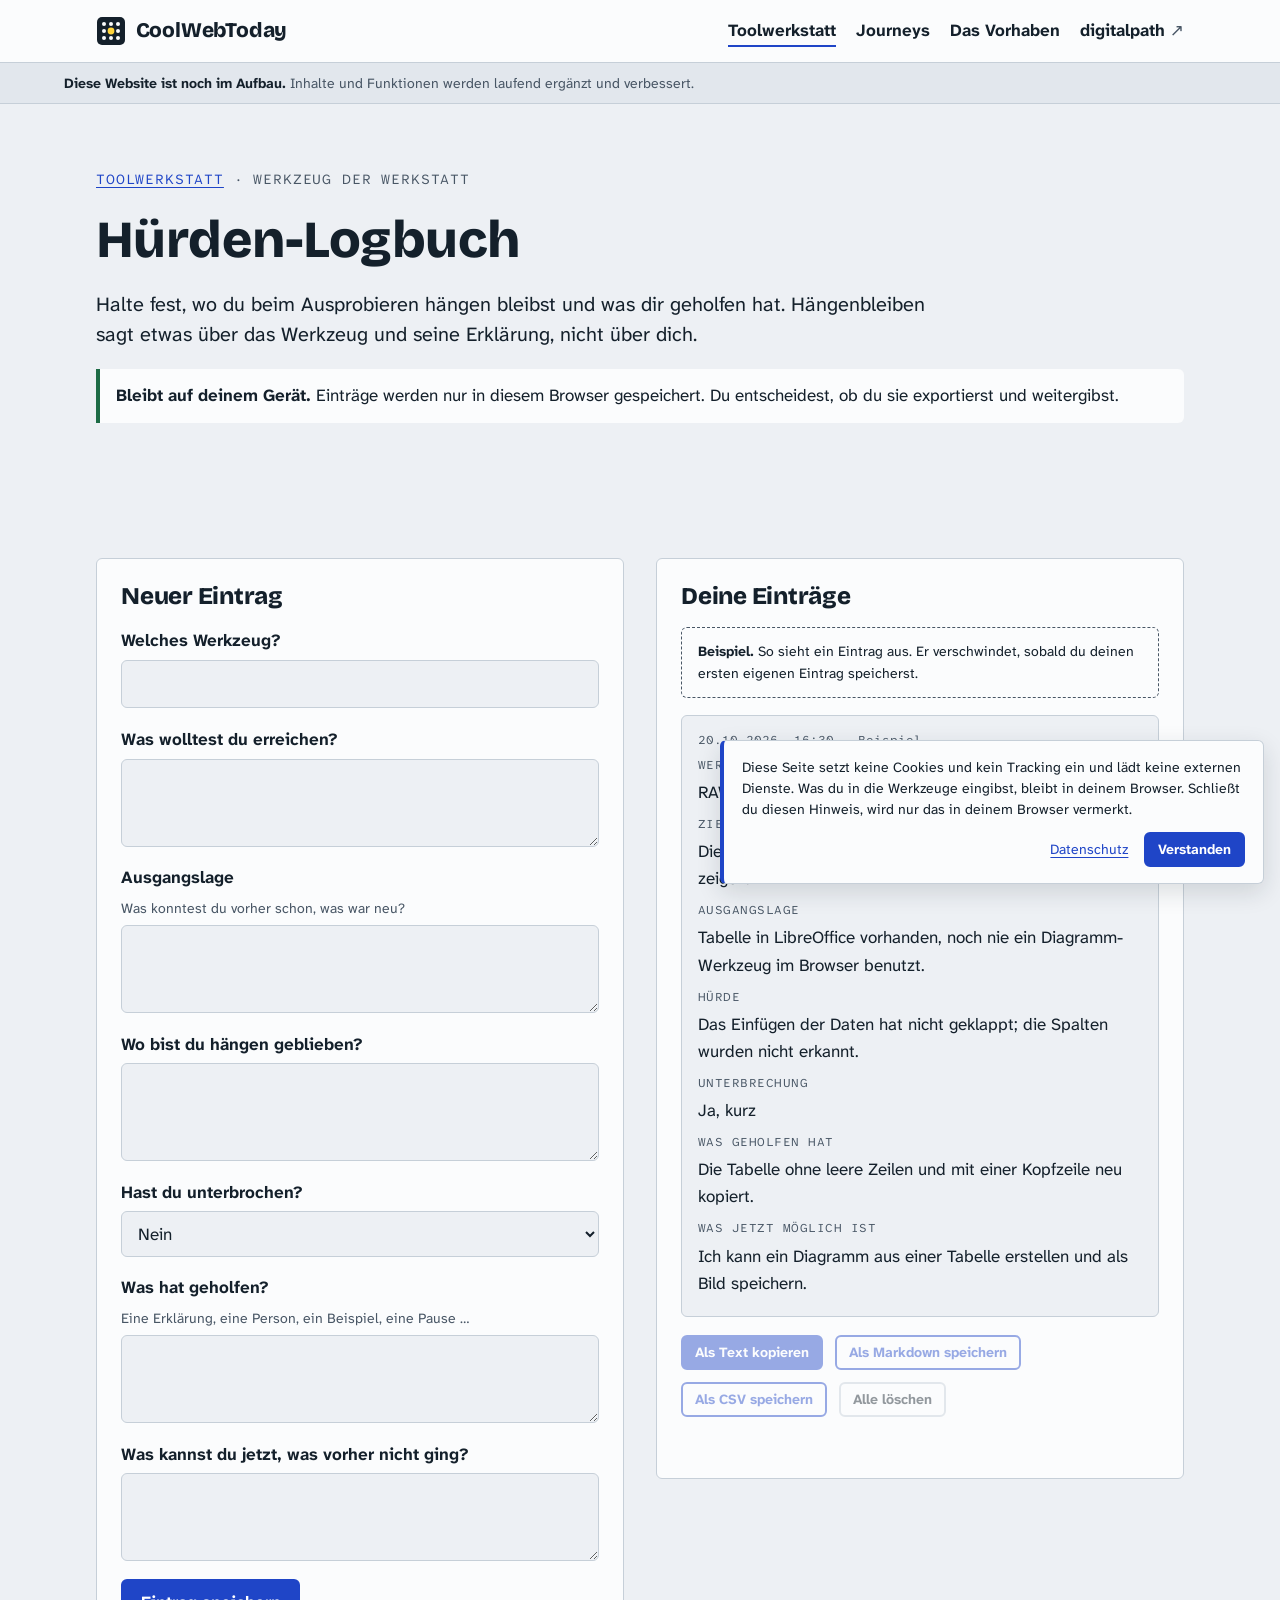
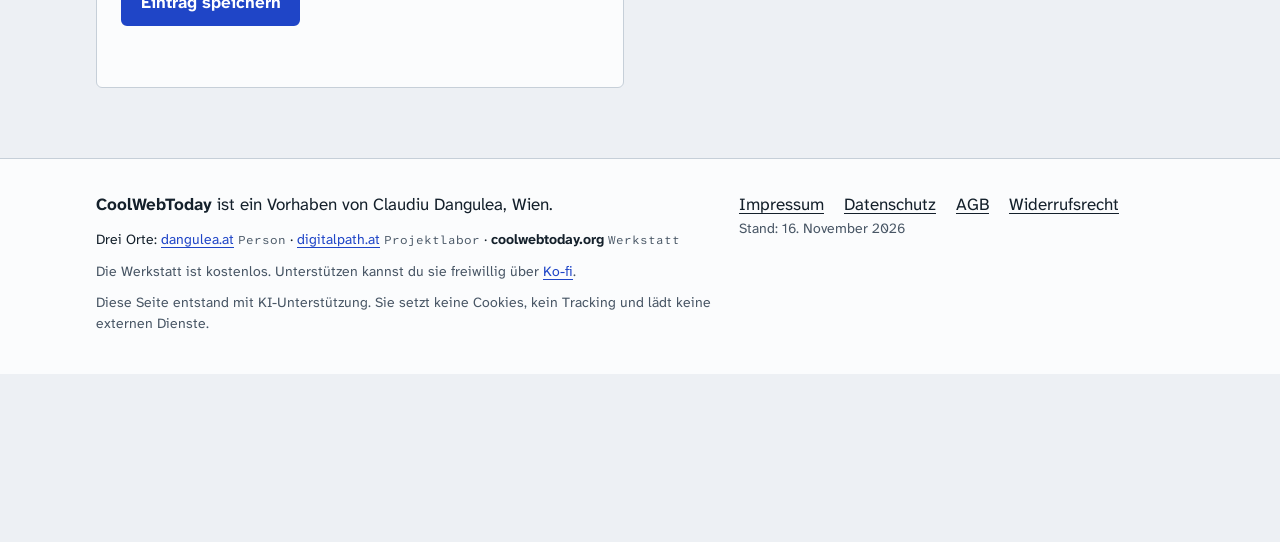
<file: werkzeuge/logbuch.html>
<!doctype html>
<html lang="de" data-root="../">
<head>
<meta charset="utf-8">
<meta name="viewport" content="width=device-width, initial-scale=1, viewport-fit=cover">
<title>Hürden-Logbuch · CoolWebToday</title>
<link rel="canonical" href="https://www.coolwebtoday.org/werkzeuge/logbuch.html">
<meta property="og:type" content="website">
<meta property="og:title" content="Hürden-Logbuch · CoolWebToday">
<meta property="og:description" content="Notiere, wo du beim Ausprobieren eines Werkzeugs hängen bleibst und was geholfen hat. Läuft nur in deinem Browser.">
<meta property="og:url" content="https://www.coolwebtoday.org/werkzeuge/logbuch.html">
<meta property="og:site_name" content="CoolWebToday">
<meta property="og:locale" content="de_AT">
<meta property="og:image" content="https://www.coolwebtoday.org/assets/og-coolwebtoday-v2.png">
<meta property="og:image:width" content="1200">
<meta property="og:image:height" content="630">
<meta property="og:image:alt" content="CoolWebToday – Digitale Werkzeuge ausprobieren. Ohne Druck, ohne Bewertung.">
<meta name="twitter:card" content="summary_large_image">
<meta name="description" content="Notiere, wo du beim Ausprobieren eines Werkzeugs hängen bleibst und was geholfen hat. Läuft nur in deinem Browser.">
<link rel="stylesheet" href="../assets/site.css">
<link rel="icon" href="../assets/favicon.svg" type="image/svg+xml">
</head>
<body>
<a class="skip" href="#inhalt">Zum Inhalt</a>
<header class="site-head">
  <div class="wrap">
    <a class="brand" href="../index.html">
      <svg class="brand-mark" viewBox="0 0 30 30" aria-hidden="true" focusable="false"><rect class="bm-board" x="1" y="1" width="28" height="28" rx="5"/><g class="bm-holes"><circle cx="8" cy="8" r="2"/><circle cx="15" cy="8" r="2"/><circle cx="22" cy="8" r="2"/><circle cx="8" cy="15" r="2"/><circle cx="22" cy="15" r="2"/><circle cx="8" cy="22" r="2"/><circle cx="15" cy="22" r="2"/><circle cx="22" cy="22" r="2"/></g><circle class="bm-peg" cx="15" cy="15" r="3.4"/></svg>
      CoolWebToday
    </a>
    <nav aria-label="Hauptnavigation">
      <ul class="nav">
        <li><a href="../werkstatt.html" aria-current="page">Toolwerkstatt</a></li>
        <li><a href="../journeys.html">Journeys</a></li>
        <li><a href="../index.html#vorhaben">Das Vorhaben</a></li>
        <li><a class="ext" href="https://www.digitalpath.at/#labor" rel="noopener" target="_blank">digitalpath</a></li>
      </ul>
    </nav>
  </div>
</header>
<aside class="site-notice" aria-label="Hinweis zum Entwicklungsstand"><p><strong>Diese Website ist noch im Aufbau.</strong> Inhalte und Funktionen werden laufend ergänzt und verbessert.</p></aside>

<main id="inhalt">
  <section class="hero">
    <div class="wrap">
      <div class="hero-text">
        <p class="eyebrow"><a href="../werkstatt.html">Toolwerkstatt</a> · Werkzeug der Werkstatt</p>
        <h1>Hürden-Logbuch</h1>
        <p class="lead">Halte fest, wo du beim Ausprobieren hängen bleibst und was dir geholfen hat. Hängenbleiben sagt etwas über das Werkzeug und seine Erklärung, nicht über dich.</p>
        <div class="notice local"><p><strong>Bleibt auf deinem Gerät.</strong> Einträge werden nur in diesem Browser gespeichert. Du entscheidest, ob du sie exportierst und weitergibst.</p></div>
      </div>
    </div>
  </section>

  <section class="section">
    <div class="wrap tool-page">
      <form class="panel" id="form" aria-labelledby="form-titel">
        <h2 id="form-titel">Neuer Eintrag</h2>
        <div class="field">
          <label for="werkzeug">Welches Werkzeug?</label>
          <input id="werkzeug" type="text" list="werkzeug-liste" autocomplete="off" required>
          <datalist id="werkzeug-liste"></datalist>
        </div>
        <div class="field">
          <label for="ziel">Was wolltest du erreichen?</label>
          <textarea id="ziel" rows="2" required></textarea>
        </div>
        <div class="field">
          <label for="ausgangslage">Ausgangslage</label>
          <span class="help" id="ausgangslage-help">Was konntest du vorher schon, was war neu?</span>
          <textarea id="ausgangslage" rows="2" aria-describedby="ausgangslage-help"></textarea>
        </div>
        <div class="field">
          <label for="huerde">Wo bist du hängen geblieben?</label>
          <textarea id="huerde" rows="3"></textarea>
        </div>
        <div class="field">
          <label for="unterbrechung">Hast du unterbrochen?</label>
          <select id="unterbrechung">
            <option value="Nein">Nein</option>
            <option value="Ja, kurz">Ja, kurz</option>
            <option value="Ja, abgebrochen">Ja, abgebrochen</option>
          </select>
        </div>
        <div class="field">
          <label for="geholfen">Was hat geholfen?</label>
          <span class="help" id="geholfen-help">Eine Erklärung, eine Person, ein Beispiel, eine Pause …</span>
          <textarea id="geholfen" rows="2" aria-describedby="geholfen-help"></textarea>
        </div>
        <div class="field">
          <label for="jetzt">Was kannst du jetzt, was vorher nicht ging?</label>
          <textarea id="jetzt" rows="2"></textarea>
        </div>
        <div class="btn-row">
          <button class="btn" type="submit">Eintrag speichern</button>
        </div>
        <p class="feedback" id="form-feedback" aria-live="polite"></p>
      </form>

      <div class="panel" aria-labelledby="liste-titel">
        <h2 id="liste-titel">Deine Einträge</h2>
        <p class="draft-banner" id="beispiel-hinweis" hidden><strong>Beispiel.</strong> So sieht ein Eintrag aus. Er verschwindet, sobald du deinen ersten eigenen Eintrag speicherst.</p>
        <ul class="entries" id="eintraege"></ul>
        <div class="btn-row">
          <button class="btn small" type="button" id="kopieren">Als Text kopieren</button>
          <button class="btn ghost small" type="button" id="md">Als Markdown speichern</button>
          <button class="btn ghost small" type="button" id="csv">Als CSV speichern</button>
          <button class="btn quiet small" type="button" id="alle-loeschen">Alle löschen</button>
        </div>
        <div class="confirm" id="loeschen-bestaetigen" hidden>
          <span>Alle Einträge in diesem Browser löschen?</span>
          <button class="btn small" type="button" id="loeschen-ja">Ja, löschen</button>
          <button class="btn quiet small" type="button" id="loeschen-nein">Abbrechen</button>
        </div>
        <p class="feedback" id="feedback" aria-live="polite"></p>
      </div>
    </div>
  </section>
</main>

<footer class="site-foot">
  <div class="wrap">
    <div>
      <p><strong>CoolWebToday</strong> ist ein Vorhaben von Claudiu Dangulea, Wien.</p>
      <p class="orte">Drei Orte: <a href="https://www.dangulea.at" rel="noopener" target="_blank">dangulea.at</a> <span>Person</span> · <a href="https://www.digitalpath.at" rel="noopener" target="_blank">digitalpath.at</a> <span>Projektlabor</span> · <strong>coolwebtoday.org</strong> <span>Werkstatt</span></p>
      <p class="unterstuetzen">Die Werkstatt ist kostenlos. Unterstützen kannst du sie freiwillig über <a class="ext" href="https://ko-fi.com/danguleaclaudiu" rel="noopener" target="_blank">Ko-fi</a>.</p>
      <small>Diese Seite entstand mit KI-Unterstützung. Sie setzt keine Cookies, kein Tracking und lädt keine externen Dienste.</small>
    </div>
    <div>
      <ul class="foot-links">
        <li><a href="../impressum.html">Impressum</a></li>
        <li><a href="../datenschutz.html">Datenschutz</a></li>
        <li><a href="../agb.html">AGB</a></li>
        <li><a href="../widerruf.html">Widerrufsrecht</a></li>
      </ul>
      <small>Stand: <span data-stand>16. November 2026</span></small>
    </div>
  </div>
</footer>

<script src="../assets/site.js"></script>
<script>
(function () {
  "use strict";
  var KEY = "cwt.logbuch.v1";
  var $ = function (id) { return document.getElementById(id); };
  var esc = CWT.esc;
  var FELDER = [
    ["werkzeug", "Werkzeug"], ["ziel", "Ziel"], ["ausgangslage", "Ausgangslage"], ["huerde", "Hürde"],
    ["unterbrechung", "Unterbrechung"], ["geholfen", "Was geholfen hat"], ["jetzt", "Was jetzt möglich ist"]
  ];
  var BEISPIEL = {
    zeit: "2026-10-20T16:30:00",
    werkzeug: "RAWGraphs",
    ziel: "Die Teilnahmezahlen unseres Vereins als Balkendiagramm zeigen.",
    ausgangslage: "Tabelle in LibreOffice vorhanden, noch nie ein Diagramm-Werkzeug im Browser benutzt.",
    huerde: "Das Einfügen der Daten hat nicht geklappt; die Spalten wurden nicht erkannt.",
    unterbrechung: "Ja, kurz",
    geholfen: "Die Tabelle ohne leere Zeilen und mit einer Kopfzeile neu kopiert.",
    jetzt: "Ich kann ein Diagramm aus einer Tabelle erstellen und als Bild speichern."
  };

  function load() { return CWT.store.get(KEY, []); }
  function save(list) { return CWT.store.set(KEY, list); }

  function when(iso) {
    try { return new Date(iso).toLocaleString("de-AT", { dateStyle: "medium", timeStyle: "short" }); }
    catch (e) { return iso; }
  }

  function render() {
    var list = load();
    var beispiel = list.length === 0;
    $("beispiel-hinweis").hidden = !beispiel;
    var shown = beispiel ? [BEISPIEL] : list.slice().reverse();
    $("eintraege").innerHTML = shown.map(function (e, idx) {
      var rows = FELDER.filter(function (f) { return e[f[0]]; }).map(function (f) {
        return '<dt>' + esc(f[1]) + '</dt><dd>' + esc(e[f[0]]) + '</dd>';
      }).join("");
      var del = beispiel ? "" : '<button class="btn quiet small" type="button" data-del="' + esc(e.zeit) + '">Eintrag löschen</button>';
      return '<li class="entry"><span class="when">' + esc(when(e.zeit)) + (beispiel ? " · Beispiel" : "") + '</span><dl>' + rows + '</dl>' + del + '</li>';
    }).join("");
    ["kopieren", "md", "csv", "alle-loeschen"].forEach(function (id) { $(id).disabled = beispiel; });
  }

  function asMarkdown(list) {
    var out = ["# Hürden-Logbuch", ""];
    list.forEach(function (e) {
      out.push("## " + (e.werkzeug || "Werkzeug") + " – " + when(e.zeit));
      FELDER.slice(1).forEach(function (f) { if (e[f[0]]) out.push("- **" + f[1] + ":** " + e[f[0]]); });
      out.push("");
    });
    out.push("_Erstellt mit dem Hürden-Logbuch von CoolWebToday._");
    return out.join("\n");
  }

  function asCSV(list) {
    var head = ["Zeitpunkt"].concat(FELDER.map(function (f) { return f[1]; }));
    var q = function (v) { return '"' + String(v == null ? "" : v).replace(/"/g, '""') + '"'; };
    var rows = list.map(function (e) { return [e.zeit].concat(FELDER.map(function (f) { return e[f[0]]; })).map(q).join(";"); });
    return "﻿" + [head.map(q).join(";")].concat(rows).join("\r\n");
  }

  CWT.loadJSON("data/werkzeuge.json").then(function (d) {
    var names = (d.eigene || []).map(function (w) { return w.name; }).concat((d.werkzeuge || []).map(function (w) { return w.name; }));
    $("werkzeug-liste").innerHTML = names.map(function (n) { return '<option value="' + esc(n) + '"></option>'; }).join("");
  }).catch(function () {});

  $("form").addEventListener("submit", function (ev) {
    ev.preventDefault();
    var e = { zeit: new Date().toISOString() };
    FELDER.forEach(function (f) { e[f[0]] = $(f[0]).value.trim(); });
    var list = load(); list.push(e);
    if (save(list)) {
      $("form").reset();
      $("form-feedback").textContent = "Eintrag gespeichert.";
      render();
      $("werkzeug").focus();
    } else {
      $("form-feedback").textContent = "Speichern war in diesem Browser nicht möglich, etwa im privaten Modus. Kopiere den Text vorher.";
    }
  });

  $("eintraege").addEventListener("click", function (ev) {
    var b = ev.target.closest("[data-del]");
    if (!b) return;
    save(load().filter(function (e) { return e.zeit !== b.getAttribute("data-del"); }));
    $("feedback").textContent = "Eintrag gelöscht.";
    render();
  });

  $("kopieren").addEventListener("click", function () { CWT.copy(asMarkdown(load()), $("feedback")); });
  $("md").addEventListener("click", function () { CWT.download("huerden-logbuch.md", asMarkdown(load()), "text/markdown", $("feedback")); });
  $("csv").addEventListener("click", function () { CWT.download("huerden-logbuch.csv", asCSV(load()), "text/csv", $("feedback")); });
  $("alle-loeschen").addEventListener("click", function () { $("loeschen-bestaetigen").hidden = false; $("loeschen-ja").focus(); });
  $("loeschen-nein").addEventListener("click", function () { $("loeschen-bestaetigen").hidden = true; });
  $("loeschen-ja").addEventListener("click", function () {
    CWT.store.remove(KEY); $("loeschen-bestaetigen").hidden = true; $("feedback").textContent = "Alle Einträge gelöscht."; render();
  });

  render();
})();
</script>
</body>
</html>
</file>
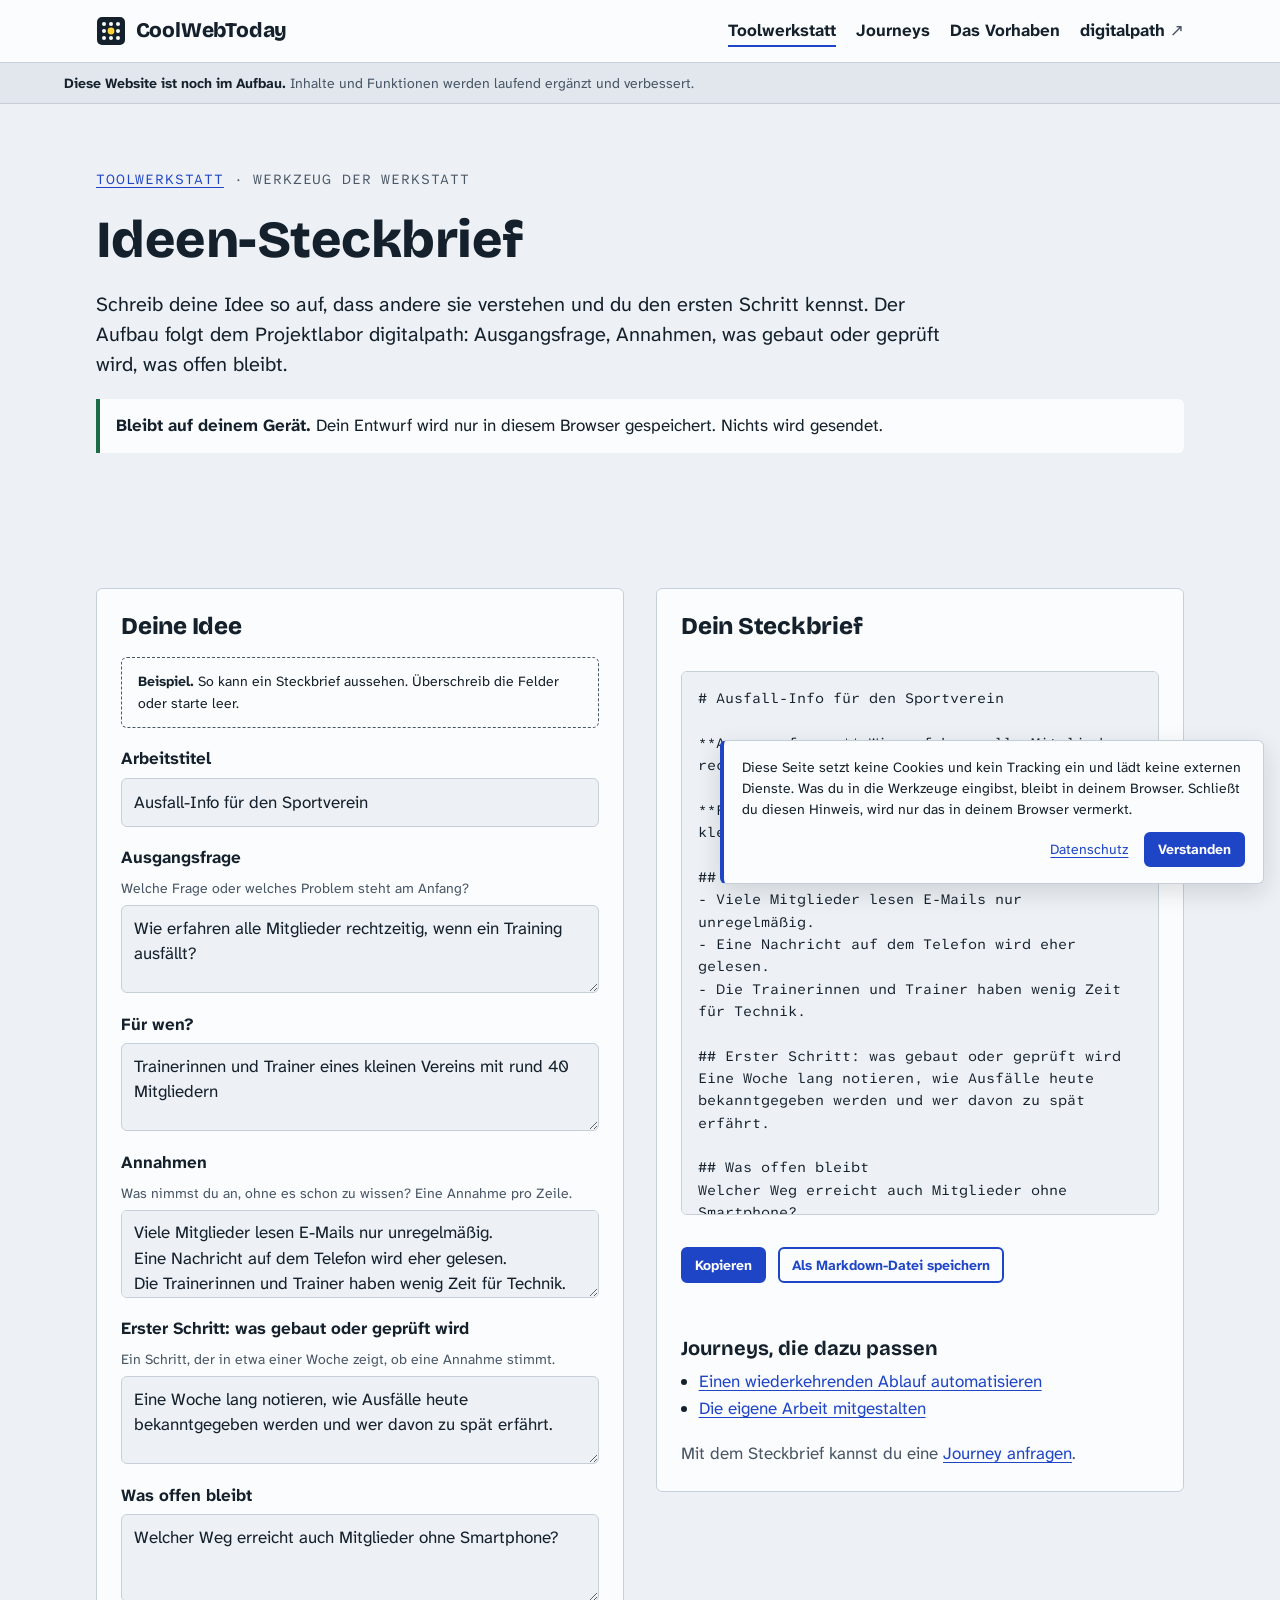
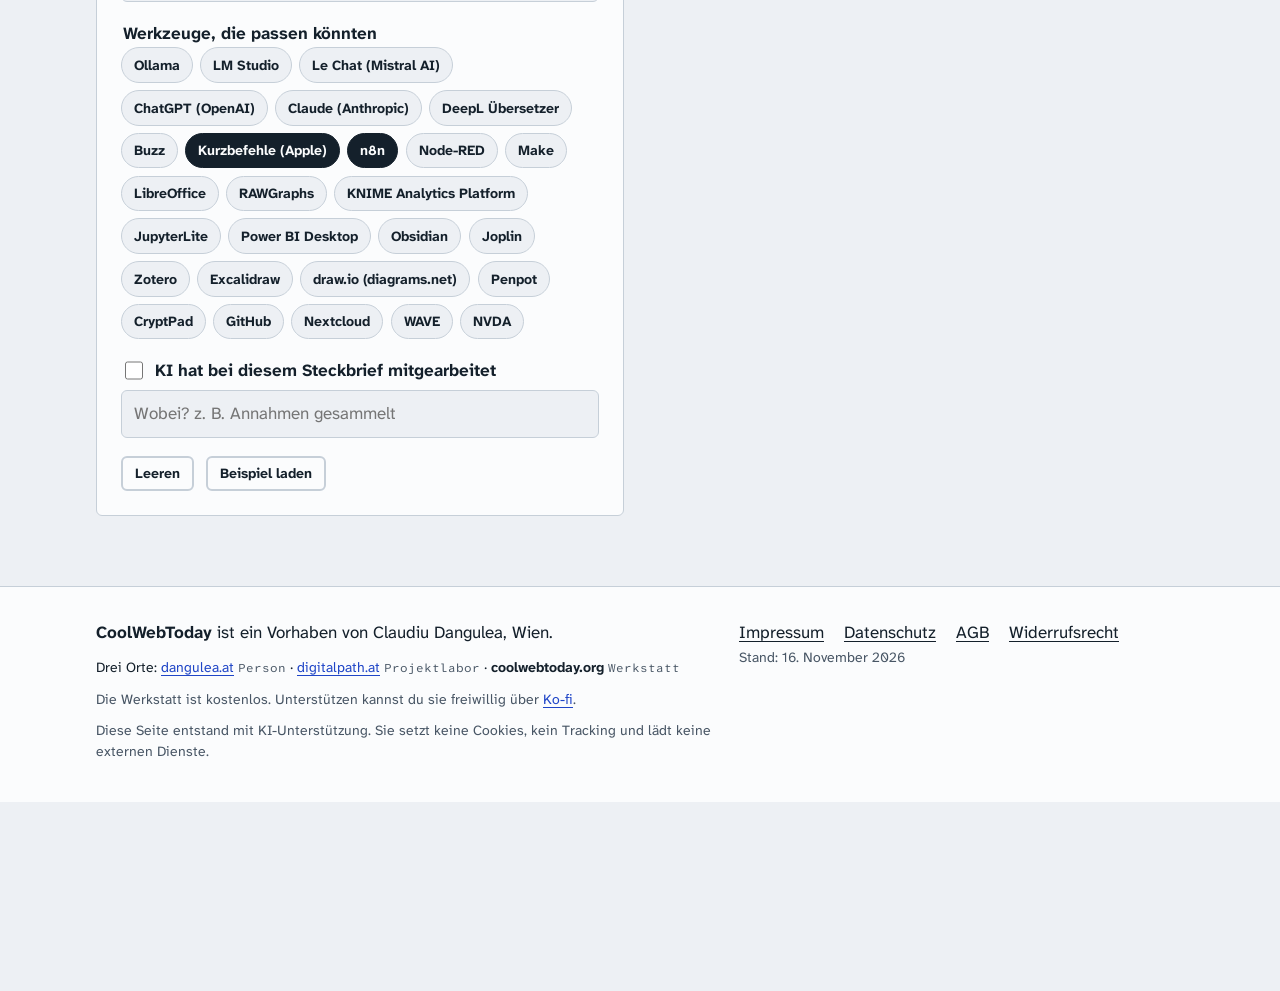
<file: werkzeuge/steckbrief.html>
<!doctype html>
<html lang="de" data-root="../">
<head>
<meta charset="utf-8">
<meta name="viewport" content="width=device-width, initial-scale=1, viewport-fit=cover">
<title>Ideen-Steckbrief · CoolWebToday</title>
<link rel="canonical" href="https://www.coolwebtoday.org/werkzeuge/steckbrief.html">
<meta property="og:type" content="website">
<meta property="og:title" content="Ideen-Steckbrief · CoolWebToday">
<meta property="og:description" content="Halte eine Idee in vier Feldern fest: Ausgangsfrage, Annahmen, erster Schritt und was offen bleibt. Läuft nur in deinem Browser.">
<meta property="og:url" content="https://www.coolwebtoday.org/werkzeuge/steckbrief.html">
<meta property="og:site_name" content="CoolWebToday">
<meta property="og:locale" content="de_AT">
<meta property="og:image" content="https://www.coolwebtoday.org/assets/og-coolwebtoday-v2.png">
<meta property="og:image:width" content="1200">
<meta property="og:image:height" content="630">
<meta property="og:image:alt" content="CoolWebToday – Digitale Werkzeuge ausprobieren. Ohne Druck, ohne Bewertung.">
<meta name="twitter:card" content="summary_large_image">
<meta name="description" content="Halte eine Idee in vier Feldern fest: Ausgangsfrage, Annahmen, erster Schritt und was offen bleibt. Läuft nur in deinem Browser.">
<link rel="stylesheet" href="../assets/site.css">
<link rel="icon" href="../assets/favicon.svg" type="image/svg+xml">
</head>
<body>
<a class="skip" href="#inhalt">Zum Inhalt</a>
<header class="site-head">
  <div class="wrap">
    <a class="brand" href="../index.html">
      <svg class="brand-mark" viewBox="0 0 30 30" aria-hidden="true" focusable="false"><rect class="bm-board" x="1" y="1" width="28" height="28" rx="5"/><g class="bm-holes"><circle cx="8" cy="8" r="2"/><circle cx="15" cy="8" r="2"/><circle cx="22" cy="8" r="2"/><circle cx="8" cy="15" r="2"/><circle cx="22" cy="15" r="2"/><circle cx="8" cy="22" r="2"/><circle cx="15" cy="22" r="2"/><circle cx="22" cy="22" r="2"/></g><circle class="bm-peg" cx="15" cy="15" r="3.4"/></svg>
      CoolWebToday
    </a>
    <nav aria-label="Hauptnavigation">
      <ul class="nav">
        <li><a href="../werkstatt.html" aria-current="page">Toolwerkstatt</a></li>
        <li><a href="../journeys.html">Journeys</a></li>
        <li><a href="../index.html#vorhaben">Das Vorhaben</a></li>
        <li><a class="ext" href="https://www.digitalpath.at/#labor" rel="noopener" target="_blank">digitalpath</a></li>
      </ul>
    </nav>
  </div>
</header>
<aside class="site-notice" aria-label="Hinweis zum Entwicklungsstand"><p><strong>Diese Website ist noch im Aufbau.</strong> Inhalte und Funktionen werden laufend ergänzt und verbessert.</p></aside>

<main id="inhalt">
  <section class="hero">
    <div class="wrap">
      <div class="hero-text">
        <p class="eyebrow"><a href="../werkstatt.html">Toolwerkstatt</a> · Werkzeug der Werkstatt</p>
        <h1>Ideen-Steckbrief</h1>
        <p class="lead">Schreib deine Idee so auf, dass andere sie verstehen und du den ersten Schritt kennst. Der Aufbau folgt dem Projektlabor digitalpath: Ausgangsfrage, Annahmen, was gebaut oder geprüft wird, was offen bleibt.</p>
        <div class="notice local"><p><strong>Bleibt auf deinem Gerät.</strong> Dein Entwurf wird nur in diesem Browser gespeichert. Nichts wird gesendet.</p></div>
      </div>
    </div>
  </section>

  <section class="section">
    <div class="wrap tool-page">
      <form class="panel" id="form" aria-labelledby="form-titel">
        <h2 id="form-titel">Deine Idee</h2>
        <p class="draft-banner" id="beispiel-hinweis" hidden><strong>Beispiel.</strong> So kann ein Steckbrief aussehen. Überschreib die Felder oder starte leer.</p>
        <div class="field">
          <label for="titel">Arbeitstitel</label>
          <input id="titel" type="text" autocomplete="off">
        </div>
        <div class="field">
          <label for="frage">Ausgangsfrage</label>
          <span class="help" id="frage-help">Welche Frage oder welches Problem steht am Anfang?</span>
          <textarea id="frage" aria-describedby="frage-help"></textarea>
        </div>
        <div class="field">
          <label for="wer">Für wen?</label>
          <textarea id="wer" rows="2"></textarea>
        </div>
        <div class="field">
          <label for="annahmen">Annahmen</label>
          <span class="help" id="annahmen-help">Was nimmst du an, ohne es schon zu wissen? Eine Annahme pro Zeile.</span>
          <textarea id="annahmen" aria-describedby="annahmen-help"></textarea>
        </div>
        <div class="field">
          <label for="schritt">Erster Schritt: was gebaut oder geprüft wird</label>
          <span class="help" id="schritt-help">Ein Schritt, der in etwa einer Woche zeigt, ob eine Annahme stimmt.</span>
          <textarea id="schritt" aria-describedby="schritt-help"></textarea>
        </div>
        <div class="field">
          <label for="offen">Was offen bleibt</label>
          <textarea id="offen"></textarea>
        </div>
        <fieldset class="field" style="border:0;padding:0;margin:0">
          <legend class="label">Werkzeuge, die passen könnten</legend>
          <div class="check-grid chips" id="werkzeug-wahl"><span class="muted">Werkzeuge werden geladen …</span></div>
        </fieldset>
        <div class="field">
          <label class="toggle"><input type="checkbox" id="ki"> KI hat bei diesem Steckbrief mitgearbeitet</label>
          <input id="ki-wobei" type="text" placeholder="Wobei? z. B. Annahmen gesammelt" aria-label="Wobei hat KI mitgearbeitet?" autocomplete="off">
        </div>
        <div class="btn-row">
          <button class="btn quiet small" type="button" id="leeren">Leeren</button>
          <button class="btn quiet small" type="button" id="beispiel">Beispiel laden</button>
        </div>
        <div class="confirm" id="leeren-bestaetigen" hidden>
          <span>Alle Felder leeren und den gespeicherten Entwurf löschen?</span>
          <button class="btn small" type="button" id="leeren-ja">Ja, leeren</button>
          <button class="btn quiet small" type="button" id="leeren-nein">Abbrechen</button>
        </div>
      </form>

      <div class="panel" aria-labelledby="out-titel">
        <h2 id="out-titel">Dein Steckbrief</h2>
        <pre class="output" id="ausgabe" tabindex="0" aria-label="Steckbrief als Markdown"></pre>
        <div class="btn-row">
          <button class="btn small" type="button" id="kopieren">Kopieren</button>
          <button class="btn ghost small" type="button" id="speichern">Als Markdown-Datei speichern</button>
        </div>
        <p class="feedback" id="feedback" aria-live="polite"></p>
        <div class="suggest" id="vorschlaege" hidden>
          <h3>Journeys, die dazu passen</h3>
          <ul id="vorschlag-liste"></ul>
        </div>
        <p class="muted">Mit dem Steckbrief kannst du eine <a href="../journeys.html">Journey anfragen</a>.</p>
      </div>
    </div>
  </section>
</main>

<footer class="site-foot">
  <div class="wrap">
    <div>
      <p><strong>CoolWebToday</strong> ist ein Vorhaben von Claudiu Dangulea, Wien.</p>
      <p class="orte">Drei Orte: <a href="https://www.dangulea.at" rel="noopener" target="_blank">dangulea.at</a> <span>Person</span> · <a href="https://www.digitalpath.at" rel="noopener" target="_blank">digitalpath.at</a> <span>Projektlabor</span> · <strong>coolwebtoday.org</strong> <span>Werkstatt</span></p>
      <p class="unterstuetzen">Die Werkstatt ist kostenlos. Unterstützen kannst du sie freiwillig über <a class="ext" href="https://ko-fi.com/danguleaclaudiu" rel="noopener" target="_blank">Ko-fi</a>.</p>
      <small>Diese Seite entstand mit KI-Unterstützung. Sie setzt keine Cookies, kein Tracking und lädt keine externen Dienste.</small>
    </div>
    <div>
      <ul class="foot-links">
        <li><a href="../impressum.html">Impressum</a></li>
        <li><a href="../datenschutz.html">Datenschutz</a></li>
        <li><a href="../agb.html">AGB</a></li>
        <li><a href="../widerruf.html">Widerrufsrecht</a></li>
      </ul>
      <small>Stand: <span data-stand>16. November 2026</span></small>
    </div>
  </div>
</footer>

<script src="../assets/site.js"></script>
<script>
(function () {
  "use strict";
  var KEY = "cwt.steckbrief.v1";
  var $ = function (id) { return document.getElementById(id); };
  var FIELDS = ["titel", "frage", "wer", "annahmen", "schritt", "offen", "ki-wobei"];
  var BEISPIEL = {
    titel: "Ausfall-Info für den Sportverein",
    frage: "Wie erfahren alle Mitglieder rechtzeitig, wenn ein Training ausfällt?",
    wer: "Trainerinnen und Trainer eines kleinen Vereins mit rund 40 Mitgliedern",
    annahmen: "Viele Mitglieder lesen E-Mails nur unregelmäßig.\nEine Nachricht auf dem Telefon wird eher gelesen.\nDie Trainerinnen und Trainer haben wenig Zeit für Technik.",
    schritt: "Eine Woche lang notieren, wie Ausfälle heute bekanntgegeben werden und wer davon zu spät erfährt.",
    offen: "Welcher Weg erreicht auch Mitglieder ohne Smartphone?",
    "ki-wobei": "",
    ki: false,
    werkzeuge: ["kurzbefehle", "n8n"],
    beispiel: true
  };
  var tools = [], journeys = [];

  function read() {
    var d = {};
    FIELDS.forEach(function (f) { d[f] = $(f).value; });
    d.ki = $("ki").checked;
    d.werkzeuge = Array.prototype.map.call(document.querySelectorAll('#werkzeug-wahl input:checked'), function (i) { return i.value; });
    return d;
  }

  function write(d) {
    FIELDS.forEach(function (f) { $(f).value = d[f] || ""; });
    $("ki").checked = !!d.ki;
    document.querySelectorAll('#werkzeug-wahl input').forEach(function (i) {
      i.checked = (d.werkzeuge || []).indexOf(i.value) !== -1;
    });
    $("beispiel-hinweis").hidden = !d.beispiel;
  }

  function markdown(d) {
    var lines = [];
    var heute = new Date().toLocaleDateString("de-AT");
    lines.push("# " + (d.titel.trim() || "Idee ohne Titel"));
    lines.push("");
    lines.push("**Ausgangsfrage:** " + (d.frage.trim() || "–"));
    lines.push("");
    lines.push("**Für wen:** " + (d.wer.trim() || "–"));
    lines.push("");
    lines.push("## Annahmen");
    var a = d.annahmen.split("\n").map(function (s) { return s.trim(); }).filter(Boolean);
    lines.push(a.length ? a.map(function (s) { return "- " + s; }).join("\n") : "- –");
    lines.push("");
    lines.push("## Erster Schritt: was gebaut oder geprüft wird");
    lines.push(d.schritt.trim() || "–");
    lines.push("");
    lines.push("## Was offen bleibt");
    lines.push(d.offen.trim() || "–");
    var w = tools.filter(function (t) { return d.werkzeuge.indexOf(t.id) !== -1; });
    if (w.length) {
      lines.push("");
      lines.push("## Werkzeuge, die passen könnten");
      w.forEach(function (t) { lines.push("- " + t.name + " (" + t.url + ")"); });
    }
    lines.push("");
    lines.push("## KI-Unterstützung");
    lines.push(d.ki ? ("Ja" + (d["ki-wobei"].trim() ? ": " + d["ki-wobei"].trim() : "")) : "Nein");
    lines.push("");
    lines.push("_Erstellt mit dem Ideen-Steckbrief von CoolWebToday am " + heute + "._");
    return lines.join("\n");
  }

  function suggest(d) {
    var hits = journeys.map(function (j) {
      var ids = [];
      (j.stationen || []).forEach(function (s) { ids = ids.concat(s.werkzeuge || []); });
      var n = d.werkzeuge.filter(function (id) { return ids.indexOf(id) !== -1; }).length;
      return { j: j, n: n };
    }).filter(function (x) { return x.n > 0; }).sort(function (a, b) { return b.n - a.n; }).slice(0, 3);
    $("vorschlaege").hidden = hits.length === 0;
    $("vorschlag-liste").innerHTML = hits.map(function (x) {
      return '<li><a href="../journeys.html#journey-' + CWT.esc(x.j.id) + '">' + CWT.esc(x.j.titel) + '</a></li>';
    }).join("");
  }

  function update(save) {
    var d = read();
    $("ausgabe").textContent = markdown(d);
    suggest(d);
    if (save) { d.beispiel = false; $("beispiel-hinweis").hidden = true; CWT.store.set(KEY, d); }
  }

  function buildToolChoice() {
    $("werkzeug-wahl").innerHTML = tools.map(function (t) {
      var id = "w-" + t.id;
      return '<input class="chip-input" type="checkbox" id="' + CWT.esc(id) + '" value="' + CWT.esc(t.id) + '">' +
        '<label class="chip-label" for="' + CWT.esc(id) + '">' + CWT.esc(t.name) + '</label>';
    }).join("");
  }

  Promise.all([CWT.loadJSON("data/werkzeuge.json"), CWT.loadJSON("data/journeys.json")]).then(function (r) {
    tools = r[0].werkzeuge || [];
    journeys = r[1].journeys || [];
    buildToolChoice();
  }).catch(function () {
    $("werkzeug-wahl").innerHTML = '<span class="muted">Die Werkzeugliste konnte nicht geladen werden.</span>';
  }).then(function () {
    var saved = CWT.store.get(KEY, null);
    write(saved || BEISPIEL);
    update(false);
  });

  $("form").addEventListener("input", function () { update(true); });
  $("form").addEventListener("change", function () { update(true); });
  $("form").addEventListener("submit", function (e) { e.preventDefault(); });
  $("beispiel").addEventListener("click", function () { write(BEISPIEL); update(false); CWT.store.remove(KEY); });
  $("leeren").addEventListener("click", function () { $("leeren-bestaetigen").hidden = false; $("leeren-ja").focus(); });
  $("leeren-nein").addEventListener("click", function () { $("leeren-bestaetigen").hidden = true; $("leeren").focus(); });
  $("leeren-ja").addEventListener("click", function () {
    write({ werkzeuge: [] }); CWT.store.remove(KEY); update(false);
    $("leeren-bestaetigen").hidden = true; $("feedback").textContent = "Formular geleert, Entwurf gelöscht."; $("titel").focus();
  });
  $("kopieren").addEventListener("click", function () { CWT.copy($("ausgabe").textContent, $("feedback"), $("ausgabe")); });
  $("speichern").addEventListener("click", function () {
    var name = "steckbrief-" + CWT.slug($("titel").value) + ".md";
    CWT.download(name, $("ausgabe").textContent, "text/markdown", $("feedback"));
  });
})();
</script>
</body>
</html>
</file>
<file: assets/site.css>
/* Layout: „Werkzeugwand" – ruhiger, kühler Grund; Werkzeuge hängen als Anhänger an einer Lochwand.
   Ein Akzent (Kobalt) für Handlungen, Markierungsgelb nur für Hervorhebungen. */

@font-face { font-family: "Atkinson Hyperlegible Next"; font-style: normal; font-weight: 400; font-display: swap; src: url("fonts/atkinson-hyperlegible-next-latin-400-normal.woff2") format("woff2"); }
@font-face { font-family: "Atkinson Hyperlegible Next"; font-style: italic; font-weight: 400; font-display: swap; src: url("fonts/atkinson-hyperlegible-next-latin-400-italic.woff2") format("woff2"); }
@font-face { font-family: "Atkinson Hyperlegible Next"; font-style: normal; font-weight: 700; font-display: swap; src: url("fonts/atkinson-hyperlegible-next-latin-700-normal.woff2") format("woff2"); }
@font-face { font-family: "Atkinson Hyperlegible Mono"; font-style: normal; font-weight: 400; font-display: swap; src: url("fonts/atkinson-hyperlegible-mono-latin-400-normal.woff2") format("woff2"); }
@font-face { font-family: "Bricolage Grotesque"; font-style: normal; font-weight: 700; font-display: swap; src: url("fonts/bricolage-grotesque-latin-700-normal.woff2") format("woff2"); }
@font-face { font-family: "Bricolage Grotesque"; font-style: normal; font-weight: 800; font-display: swap; src: url("fonts/bricolage-grotesque-latin-800-normal.woff2") format("woff2"); }

:root {
  --ground: #edf0f4;
  --surface: #fbfcfd;
  --ink: #14202b;
  --ink-soft: #485665;
  --line: #c6cfd8;
  --accent: #1f45c7;
  --accent-ink: #ffffff;
  --accent-soft: #dfe6fb;
  --mark: #ffd43b;
  --mark-ink: #14202b;
  --hl: #ffd43b;
  --peg: #c2cbd5;
  --board: #e2e7ed;
  --ok: #1d6b45;
  --focus: #1f45c7;

  --display: "Bricolage Grotesque", "Atkinson Hyperlegible Next", system-ui, sans-serif;
  --body: "Atkinson Hyperlegible Next", system-ui, -apple-system, "Segoe UI", Roboto, sans-serif;
  --mono: "Atkinson Hyperlegible Mono", ui-monospace, "SFMono-Regular", Menlo, Consolas, monospace;

  --step--1: 0.875rem;
  --step-0: 1.0625rem;
  --step-1: 1.25rem;
  --step-2: 1.5rem;
  --step-3: 2rem;
  --step-4: clamp(2.25rem, 1.6rem + 2.6vw, 3.25rem);

  --radius: 6px;
  --measure: 66ch;
  --wide: 72rem;
  color-scheme: light;
}

@media (prefers-color-scheme: dark) {
  :root:not([data-theme="light"]) {
    --ground: #0e141a;
    --surface: #161e26;
    --ink: #e4eaf0;
    --ink-soft: #a6b2be;
    --line: #2d3a47;
    --accent: #93acff;
    --accent-ink: #0e141a;
    --accent-soft: #1d2a4d;
    --mark: #f5cb2e;
    --mark-ink: #14202b;
    --hl: #5a4708;
    --peg: #2a3540;
    --board: #131a21;
    --ok: #6fd3a0;
    --focus: #93acff;
    color-scheme: dark;
  }
}
:root[data-theme="dark"] {
  --ground: #0e141a;
  --surface: #161e26;
  --ink: #e4eaf0;
  --ink-soft: #a6b2be;
  --line: #2d3a47;
  --accent: #93acff;
  --accent-ink: #0e141a;
  --accent-soft: #1d2a4d;
  --mark: #f5cb2e;
  --mark-ink: #14202b;
  --hl: #5a4708;
  --peg: #2a3540;
  --board: #131a21;
  --ok: #6fd3a0;
  --focus: #93acff;
  color-scheme: dark;
}

*, *::before, *::after { box-sizing: border-box; }
[hidden] { display: none !important; }
html { -webkit-text-size-adjust: 100%; }
body {
  margin: 0;
  background: var(--ground);
  color: var(--ink);
  font-family: var(--body);
  font-size: var(--step-0);
  line-height: 1.6;
}
img, svg { max-width: 100%; }
a { color: var(--accent); text-underline-offset: 0.18em; text-decoration-thickness: 1px; }
a:hover { text-decoration-thickness: 2px; }
:focus-visible { outline: 3px solid var(--focus); outline-offset: 3px; border-radius: 2px; }

h1, h2, h3 { font-family: var(--display); font-weight: 800; line-height: 1.12; text-wrap: balance; margin: 0; letter-spacing: -0.01em; hyphens: auto; -webkit-hyphens: auto; overflow-wrap: break-word; }
h1 { font-size: var(--step-4); }
h2 { font-size: var(--step-3); }
h3 { font-size: var(--step-1); font-weight: 700; letter-spacing: 0; }
p { margin: 0; }
.mono { font-family: var(--mono); font-variant-numeric: tabular-nums; }

.wrap {
  width: 100%;
  max-width: var(--wide);
  margin-inline: auto;
  padding-left: max(16px, env(safe-area-inset-left, 0px));
  padding-right: max(16px, env(safe-area-inset-right, 0px));
}
@media (min-width: 720px) {
  .wrap { padding-left: max(32px, env(safe-area-inset-left, 0px)); padding-right: max(32px, env(safe-area-inset-right, 0px)); }
}

.skip {
  position: absolute; left: 16px; top: -100px;
  background: var(--accent); color: var(--accent-ink);
  padding: 0.5rem 0.9rem; border-radius: var(--radius); z-index: 20; text-decoration: none; font-weight: 700;
}
.skip:focus { top: 12px; }

/* Kopf */
.site-head { border-bottom: 1px solid var(--line); background: var(--surface); }
.site-head .wrap { display: flex; flex-wrap: wrap; align-items: center; justify-content: space-between; gap: 0.75rem 1.5rem; padding-block: 0.9rem; }
.brand { display: inline-flex; align-items: center; gap: 0.6rem; color: var(--ink); text-decoration: none; font-family: var(--display); font-weight: 800; font-size: 1.3rem; letter-spacing: -0.01em; }
.brand-mark { width: 30px; height: 30px; flex: none; }
.nav { display: flex; flex-wrap: wrap; gap: 0.25rem 1.25rem; list-style: none; margin: 0; padding: 0; }
.nav a { color: var(--ink); text-decoration: none; font-weight: 700; padding-block: 0.25rem; border-bottom: 2px solid transparent; }
.nav a:hover { border-bottom-color: var(--line); }
.nav a[aria-current="page"] { border-bottom-color: var(--accent); }
.nav .ext::after { content: " ↗"; font-weight: 400; color: var(--ink-soft); }

main { display: block; }
.section { padding-block: clamp(2.5rem, 2rem + 3vw, 4.5rem); }
.section + .section { border-top: 1px solid var(--line); }
.section-head { display: grid; gap: 0.75rem; max-width: var(--measure); margin-bottom: 2rem; }
.eyebrow { font-family: var(--mono); font-size: var(--step--1); letter-spacing: 0.06em; text-transform: uppercase; color: var(--ink-soft); }
.lead { font-size: var(--step-1); line-height: 1.5; color: var(--ink); max-width: var(--measure); }
.prose { display: grid; gap: 1rem; max-width: var(--measure); }
.prose h2 { margin-top: 1.25rem; font-size: var(--step-2); }
.prose h3 { margin-top: 0.75rem; }
.prose ul { margin: 0; padding-left: 1.2rem; display: grid; gap: 0.35rem; }
.muted { color: var(--ink-soft); }
.hl { background: linear-gradient(transparent 58%, var(--hl) 58%, var(--hl) 92%, transparent 92%); color: inherit; padding-inline: 0.08em; }

/* Status-Chip */
.status {
  display: inline-flex; align-items: center; gap: 0.5rem;
  font-family: var(--mono); font-size: var(--step--1);
  border: 1px solid var(--line); background: var(--surface);
  padding: 0.25rem 0.65rem; border-radius: 999px; color: var(--ink);
}
.status::before { content: ""; width: 0.55rem; height: 0.55rem; border-radius: 50%; background: var(--mark); box-shadow: 0 0 0 2px var(--surface), 0 0 0 3px var(--ink-soft); }

/* Schaltflächen */
.btn {
  display: inline-flex; align-items: center; justify-content: center; gap: 0.45rem;
  font: inherit; font-weight: 700; line-height: 1.2;
  padding: 0.7rem 1.1rem; border-radius: var(--radius);
  border: 2px solid var(--accent); background: var(--accent); color: var(--accent-ink);
  text-decoration: none; cursor: pointer;
}
.btn:hover { filter: brightness(1.08); }
.btn.ghost { background: transparent; color: var(--accent); }
.btn.quiet { background: transparent; color: var(--ink); border-color: var(--line); }
.btn.small { padding: 0.45rem 0.75rem; font-size: var(--step--1); }
.btn-row { display: flex; flex-wrap: wrap; gap: 0.75rem; }

/* Hero mit Lochwand */
.hero { padding-block: clamp(2.5rem, 2rem + 3vw, 4rem); }
.hero-grid { display: grid; gap: 2.5rem; align-items: center; }
@media (min-width: 900px) { .hero-grid { grid-template-columns: 1.1fr 0.9fr; } }
.hero-text { display: grid; gap: 1.25rem; min-width: 0; }
.hero-text h1 { max-width: 16ch; }

.pegboard {
  position: relative;
  background-color: var(--board);
  background-image: radial-gradient(circle at center, var(--peg) 0 3px, transparent 3.5px);
  background-size: 28px 28px;
  background-position: 14px 14px;
  border: 1px solid var(--line);
  border-radius: 10px;
  padding: 2rem 1.25rem 1.5rem;
  min-width: 0;
}
.pegboard-label { position: absolute; top: 0.6rem; right: 0.9rem; font-family: var(--mono); font-size: 0.75rem; color: var(--ink-soft); letter-spacing: 0.05em; text-transform: uppercase; background: var(--board); padding-inline: 0.3rem; }
.tags { display: flex; flex-wrap: wrap; gap: 1.6rem 1rem; list-style: none; margin: 0; padding: 0.75rem 0 0; justify-content: center; }
.tag {
  --tilt: 0deg;
  position: relative;
  display: grid; gap: 0.2rem;
  width: min(100%, 13.5rem);
  background: var(--surface);
  color: var(--ink);
  border: 1.5px solid var(--ink);
  border-radius: 8px 8px 10px 10px;
  padding: 1.6rem 0.9rem 0.85rem;
  text-decoration: none;
  transform: rotate(var(--tilt));
  transform-origin: 50% -14px;
  box-shadow: 0 2px 0 var(--line);
  transition: transform 260ms ease;
}
.tag::before { /* Loch */
  content: ""; position: absolute; top: 0.55rem; left: 50%; width: 0.7rem; height: 0.7rem; margin-left: -0.35rem;
  border-radius: 50%; background: var(--board); border: 1.5px solid var(--ink);
}
.tag::after { /* Haken */
  content: ""; position: absolute; top: -16px; left: 50%; width: 2px; height: 22px; margin-left: -1px; background: var(--ink-soft);
}
.tag strong { font-family: var(--display); font-size: 1.1rem; line-height: 1.2; }
.tag span { font-size: var(--step--1); color: var(--ink-soft); line-height: 1.4; }
.tag.count { background: var(--mark); color: var(--mark-ink); }
.tag.count span { color: var(--mark-ink); }
.tags li:nth-child(1) .tag { --tilt: -2.5deg; }
.tags li:nth-child(2) .tag { --tilt: 1.8deg; }
.tags li:nth-child(3) .tag { --tilt: -1.2deg; }
.tags li:nth-child(4) .tag { --tilt: 2.4deg; }
a.tag:hover, a.tag:focus-visible { --tilt: 0deg; }
@media (prefers-reduced-motion: reduce) { .tag { transition: none; } }

/* Wege */
.ways { display: grid; gap: 1rem; grid-template-columns: repeat(auto-fit, minmax(min(100%, 17rem), 1fr)); }
.way { display: grid; gap: 0.6rem; align-content: start; padding: 1.4rem; background: var(--surface); border: 1px solid var(--line); border-radius: var(--radius); min-width: 0; }
.way .who { font-family: var(--mono); font-size: var(--step--1); color: var(--ink-soft); }
.way a.more { font-weight: 700; margin-top: 0.4rem; }

/* Fluss: Ideen → Werkstatt → Umsetzung */
.flow { display: grid; gap: 0.75rem; align-items: stretch; }
@media (min-width: 860px) { .flow { grid-template-columns: 1fr auto 1.1fr auto 1fr; } }
.flow-col { display: grid; gap: 0.75rem; align-content: center; min-width: 0; }
.flow-box { background: var(--surface); border: 1px solid var(--line); border-radius: var(--radius); padding: 1rem 1.1rem; display: grid; gap: 0.25rem; }
.flow-box b { font-family: var(--display); font-size: 1.05rem; }
.flow-box span { font-size: var(--step--1); color: var(--ink-soft); }
.flow-hub { background: var(--ink); color: var(--surface); border-color: var(--ink); }
.flow-hub span { color: var(--surface); opacity: 0.85; }
.flow-arrow { display: grid; place-items: center; color: var(--ink-soft); font-size: 1.5rem; line-height: 1; }
.flow-arrow::before { content: "→"; }
@media (max-width: 859px) { .flow-arrow::before { content: "↓"; } }

/* Grundsätze */
.principles { display: grid; gap: 0; grid-template-columns: repeat(auto-fit, minmax(min(100%, 19rem), 1fr)); border-top: 1px solid var(--line); }
.principle { display: grid; gap: 0.4rem; padding: 1.25rem 1.25rem 1.25rem 0; border-bottom: 1px solid var(--line); min-width: 0; }
.principle h3 { font-size: 1.15rem; }
.principle p { color: var(--ink-soft); }

/* Stufen */
.stages { list-style: none; margin: 0; padding: 0; display: grid; gap: 0; counter-reset: stufe; }
@media (min-width: 860px) { .stages { grid-template-columns: repeat(4, 1fr); } }
.stage { counter-increment: stufe; position: relative; display: grid; gap: 0.35rem; align-content: start; padding: 1.1rem 1rem 1.1rem 0; border-top: 3px solid var(--line); min-width: 0; }
.stage::before { content: "Stufe " counter(stufe); font-family: var(--mono); font-size: 0.8rem; color: var(--ink-soft); letter-spacing: 0.04em; }
.stage.current { border-top-color: var(--accent); }
.stage.current::after { content: "Hier stehen wir"; position: absolute; top: -0.85rem; right: 0.75rem; font-family: var(--mono); font-size: 0.72rem; background: var(--mark); color: var(--mark-ink); padding: 0.05rem 0.45rem; border-radius: 3px; }
.stage b { font-family: var(--display); font-size: 1.05rem; }
.stage span { color: var(--ink-soft); font-size: var(--step--1); }

/* Werkstatt: eigene Werkzeuge */
.own { display: grid; gap: 1rem; grid-template-columns: repeat(auto-fit, minmax(min(100%, 18rem), 1fr)); }
.own-card { display: grid; gap: 0.6rem; align-content: start; padding: 1.3rem; border: 1.5px solid var(--ink); border-radius: var(--radius); background: var(--surface); min-width: 0; }
.own-card .local { font-family: var(--mono); font-size: 0.8rem; color: var(--ok); }
.own-card .btn { justify-self: start; margin-top: 0.3rem; }

/* Filter */
.filters { display: grid; gap: 1rem; padding: 1.2rem; background: var(--surface); border: 1px solid var(--line); border-radius: var(--radius); margin-bottom: 1.25rem; }
.filter-row { display: grid; gap: 0.5rem; min-width: 0; }
.filter-row > .label, .filters legend { font-family: var(--mono); font-size: 0.8rem; letter-spacing: 0.05em; text-transform: uppercase; color: var(--ink-soft); padding: 0; }
.filters fieldset { border: 0; margin: 0; padding: 0; min-width: 0; display: grid; gap: 0.5rem; }
.chips { display: flex; flex-wrap: wrap; gap: 0.45rem; }
.chip-input { position: absolute; opacity: 0; width: 1px; height: 1px; margin: 0; }
.chip-label { display: inline-flex; align-items: center; gap: 0.35rem; padding: 0.35rem 0.75rem; border: 1.5px solid var(--line); border-radius: 999px; background: var(--ground); cursor: pointer; font-size: var(--step--1); font-weight: 700; color: var(--ink); }
.chip-input:checked + .chip-label { background: var(--ink); color: var(--surface); border-color: var(--ink); }
.chip-input:focus-visible + .chip-label { outline: 3px solid var(--focus); outline-offset: 2px; }
.filter-grid { display: grid; gap: 1rem; grid-template-columns: repeat(auto-fit, minmax(min(100%, 15rem), 1fr)); }
.search { display: grid; gap: 0.4rem; }
.search input, select, .field input:not([type="checkbox"]):not([type="radio"]), .field textarea, .field select {
  font: inherit; color: var(--ink); background: var(--ground); border: 1.5px solid var(--line); border-radius: var(--radius); padding: 0.6rem 0.75rem; width: 100%;
}
.toggle { display: flex; align-items: center; gap: 0.55rem; font-weight: 700; cursor: pointer; }
.toggle input { width: 1.15rem; height: 1.15rem; accent-color: var(--accent); }
.result-bar { display: flex; flex-wrap: wrap; justify-content: space-between; align-items: center; gap: 0.5rem 1rem; margin-bottom: 1rem; }
.result-count { font-family: var(--mono); font-variant-numeric: tabular-nums; }

/* Katalog als Lochwand */
.wall {
  background-color: var(--board);
  background-image: radial-gradient(circle at center, var(--peg) 0 2.5px, transparent 3px);
  background-size: 24px 24px;
  border: 1px solid var(--line); border-radius: 10px;
  padding: clamp(1rem, 0.6rem + 1.5vw, 1.75rem);
}
.catalog { list-style: none; margin: 0; padding: 0; display: grid; gap: 1rem; grid-template-columns: repeat(auto-fill, minmax(min(100%, 19rem), 1fr)); }
.tool { display: grid; gap: 0.65rem; align-content: start; background: var(--surface); border: 1px solid var(--line); border-radius: var(--radius); padding: 1.1rem 1.15rem 1rem; min-width: 0; }
.tool-head { display: flex; justify-content: space-between; align-items: baseline; gap: 0.75rem; }
.tool-head h3 { font-size: 1.15rem; overflow-wrap: anywhere; }
.tool-cat { font-family: var(--mono); font-size: 0.75rem; color: var(--ink-soft); white-space: nowrap; }
.facts { display: flex; flex-wrap: wrap; gap: 0.35rem; list-style: none; margin: 0; padding: 0; }
.fact { font-size: 0.8rem; border: 1px solid var(--line); border-radius: 4px; padding: 0.1rem 0.45rem; background: var(--ground); color: var(--ink); }
.fact.good { border-color: var(--ok); color: var(--ok); }
.tool-note { font-size: var(--step--1); color: var(--ink-soft); }
.tool-foot { display: flex; flex-wrap: wrap; justify-content: space-between; align-items: center; gap: 0.5rem; padding-top: 0.6rem; border-top: 1px dashed var(--line); font-size: var(--step--1); }
.tool-foot .mono { color: var(--ink-soft); font-size: 0.75rem; }
.empty { padding: 2rem 1rem; text-align: center; background: var(--surface); border-radius: var(--radius); border: 1px dashed var(--line); }

/* Journeys */
.journeys { display: grid; gap: 1.25rem; }
.journey { background: var(--surface); border: 1px solid var(--line); border-radius: var(--radius); padding: clamp(1.1rem, 0.8rem + 1vw, 1.6rem); display: grid; gap: 1rem; min-width: 0; }
.journey-head { display: flex; flex-wrap: wrap; justify-content: space-between; align-items: start; gap: 0.75rem 1.5rem; }
.journey-head h3 { font-size: var(--step-2); max-width: 24ch; }
.badge { font-family: var(--mono); font-size: 0.75rem; background: var(--mark); color: var(--mark-ink); padding: 0.15rem 0.5rem; border-radius: 3px; white-space: nowrap; }
.journey-meta { display: grid; gap: 0.5rem 1.5rem; grid-template-columns: repeat(auto-fit, minmax(min(100%, 13rem), 1fr)); margin: 0; }
.journey-meta div { display: grid; gap: 0.1rem; min-width: 0; }
.journey-meta dt { font-family: var(--mono); font-size: 0.75rem; text-transform: uppercase; letter-spacing: 0.05em; color: var(--ink-soft); }
.journey-meta dd { margin: 0; }
.journey details { border-top: 1px solid var(--line); padding-top: 0.75rem; }
.journey summary { cursor: pointer; font-weight: 700; color: var(--accent); }
.stations { list-style: none; margin: 1rem 0 0; padding: 0; display: grid; gap: 0.9rem; }
.station { display: grid; grid-template-columns: auto 1fr; gap: 0.2rem 0.9rem; min-width: 0; }
.station-dot { grid-row: span 3; width: 1.9rem; height: 1.9rem; border-radius: 50%; border: 1.5px dashed var(--ink-soft); display: grid; place-items: center; font-family: var(--mono); font-size: 0.8rem; color: var(--ink-soft); }
.station b { font-weight: 700; }
.station p { color: var(--ink-soft); font-size: var(--step--1); }
.station .uses { display: flex; flex-wrap: wrap; gap: 0.35rem; font-size: 0.8rem; }
.journey-foot { display: flex; flex-wrap: wrap; justify-content: space-between; align-items: center; gap: 0.75rem; border-top: 1px solid var(--line); padding-top: 0.9rem; }
.price { font-family: var(--mono); }

/* Werkzeugseiten */
.tool-page { display: grid; gap: 2rem; }
@media (min-width: 960px) { .tool-page { grid-template-columns: minmax(0, 1fr) minmax(0, 1fr); align-items: start; } }
.panel { background: var(--surface); border: 1px solid var(--line); border-radius: var(--radius); padding: clamp(1rem, 0.8rem + 1vw, 1.5rem); display: grid; gap: 1.1rem; min-width: 0; }
.panel h2 { font-size: var(--step-2); }
.field { display: grid; gap: 0.35rem; }
.field label, .field .label { font-weight: 700; }
.field .help { font-size: var(--step--1); color: var(--ink-soft); }
.field textarea { min-height: 5.5rem; resize: vertical; line-height: 1.5; }
.check-grid { display: flex; flex-wrap: wrap; gap: 0.45rem; }
.notice { display: grid; gap: 0.3rem; border-left: 4px solid var(--mark); background: var(--surface); padding: 0.85rem 1rem; border-radius: 0 var(--radius) var(--radius) 0; }
.notice.local { border-left-color: var(--ok); }
.output { font-family: var(--mono); font-size: 0.9rem; line-height: 1.55; white-space: pre-wrap; overflow-wrap: anywhere; background: var(--ground); border: 1px solid var(--line); border-radius: var(--radius); padding: 1rem; min-height: 10rem; max-height: 34rem; overflow: auto; }
.feedback { font-size: var(--step--1); color: var(--ok); min-height: 1.4em; }
.entries { list-style: none; margin: 0; padding: 0; display: grid; gap: 0.75rem; }
.entry { border: 1px solid var(--line); border-radius: var(--radius); padding: 0.9rem 1rem; background: var(--ground); display: grid; gap: 0.35rem; }
.entry .when { font-family: var(--mono); font-size: 0.75rem; color: var(--ink-soft); }
.entry dl { margin: 0; display: grid; gap: 0.25rem; }
.entry dt { font-size: 0.75rem; font-family: var(--mono); color: var(--ink-soft); text-transform: uppercase; letter-spacing: 0.04em; }
.entry dd { margin: 0 0 0.3rem; }
.confirm { display: flex; flex-wrap: wrap; align-items: center; gap: 0.6rem; padding: 0.75rem; border: 1.5px solid var(--ink); border-radius: var(--radius); }
.checklist { list-style: none; margin: 0; padding: 0; display: grid; gap: 0.5rem; }
.checklist label { display: flex; gap: 0.6rem; align-items: flex-start; }
.checklist input { width: 1.1rem; height: 1.1rem; margin-top: 0.25rem; accent-color: var(--accent); flex: none; }
.suggest { display: grid; gap: 0.5rem; }
.suggest ul { margin: 0; padding-left: 1.1rem; }

/* Fuß */
.site-foot { border-top: 1px solid var(--line); background: var(--surface); margin-top: 0; }
.site-foot .wrap { display: grid; gap: 1.25rem; padding-block: 2rem 2.5rem; }
@media (min-width: 760px) { .site-foot .wrap { grid-template-columns: 1.4fr 1fr; } }
.foot-links { display: flex; flex-wrap: wrap; gap: 0.4rem 1.25rem; list-style: none; margin: 0; padding: 0; }
.foot-links a { color: var(--ink); }
.site-foot small { color: var(--ink-soft); font-size: var(--step--1); line-height: 1.5; display: block; }
.contact-line { display: flex; flex-wrap: wrap; align-items: center; gap: 0.5rem; }
.contact-line code { font-family: var(--mono); user-select: all; }

.placeholder { background: var(--mark); color: var(--mark-ink); padding-inline: 0.25rem; border-radius: 2px; font-family: var(--mono); font-size: 0.9em; }
.draft-banner { border: 1.5px dashed var(--ink-soft); border-radius: var(--radius); padding: 0.75rem 1rem; background: var(--surface); font-size: var(--step--1); }

@media (prefers-reduced-motion: reduce) { * { scroll-behavior: auto !important; } }

/* Wortmarke: Lochwand mit einem gesetzten Haken */
.bm-board { fill: var(--ink); }
.bm-holes circle { fill: var(--surface); }
.bm-peg { fill: var(--mark); }

.sr-only { position: absolute !important; width: 1px; height: 1px; padding: 0; margin: -1px; overflow: hidden; clip: rect(0 0 0 0); white-space: nowrap; border: 0; }
.tool-date { font-size: 0.75rem; color: var(--ink-soft); margin-top: -0.25rem; }
.btn:disabled { opacity: 0.45; cursor: not-allowed; filter: none; }
.journey:target, .journey.focus, .tool.focus { outline: 3px solid var(--mark); outline-offset: 3px; }

/* Ablauf-Werkbank */
.steps { list-style: none; margin: 0.4rem 0 0; padding: 0; display: grid; gap: 0.8rem; }
.step { display: grid; gap: 0.6rem; padding: 0.9rem 1rem; border: 1px solid var(--line); border-radius: var(--radius); background: var(--ground); min-width: 0; }
.step-mode { border: 0; margin: 0; padding: 0; min-width: 0; }
.step-tools { gap: 0.4rem; }

.orte { margin: 0.6rem 0; font-size: var(--step--1); }
.orte span { font-family: var(--mono); font-size: 0.75rem; color: var(--ink-soft); }
.unterstuetzen { margin: 0 0 0.6rem; font-size: var(--step--1); color: var(--ink-soft); }
.tags li:nth-child(5) .tag { --tilt: -1.6deg; }

/* Datenschutzhinweis (assets/site.js): Information ohne Einwilligungsabfrage */
.privacy-notice {
  position: fixed; z-index: 50; right: 1rem; bottom: 1rem; left: 1rem;
  max-width: 34rem; margin-left: auto;
  background: var(--surface); color: var(--ink);
  border: 1px solid var(--line); border-left: 4px solid var(--accent); border-radius: var(--radius);
  box-shadow: 0 8px 24px rgba(20, 32, 43, .14);
  padding: 1rem 1.1rem; font-size: var(--step--1); line-height: 1.5;
}
.privacy-notice p { margin: 0 0 .75rem; }
.privacy-notice-actions { display: flex; align-items: center; justify-content: flex-end; gap: 1rem; flex-wrap: wrap; }
.privacy-notice-actions a { color: var(--accent); }
@media print { .privacy-notice { display: none; } }

/* Hinweis zum Entwicklungsstand */
.site-notice { border-bottom: 1px solid var(--line); background: var(--board); color: var(--ink-soft); font-size: var(--step--1); line-height: 1.5; padding: 0.6rem 1.25rem; }
.site-notice p { max-width: 72rem; margin: 0 auto; }
.site-notice strong { color: var(--ink); }
</file>
